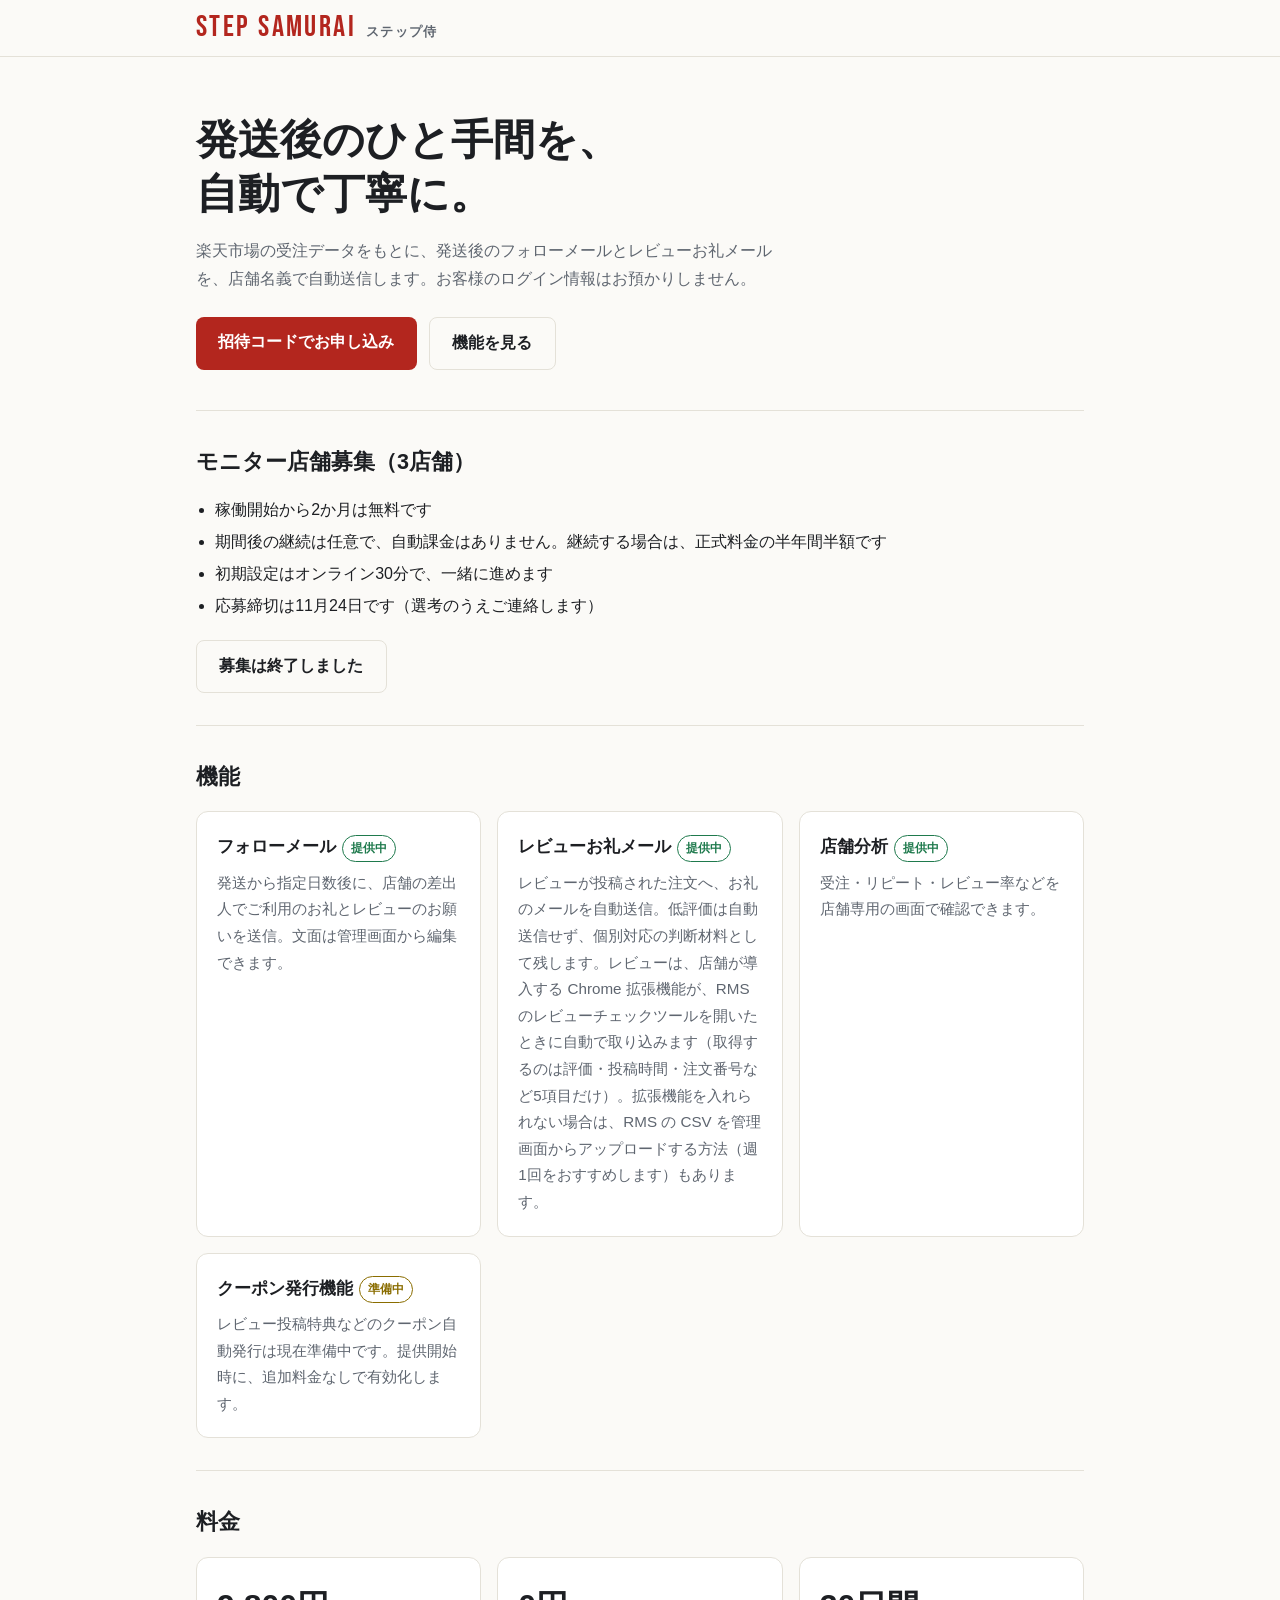
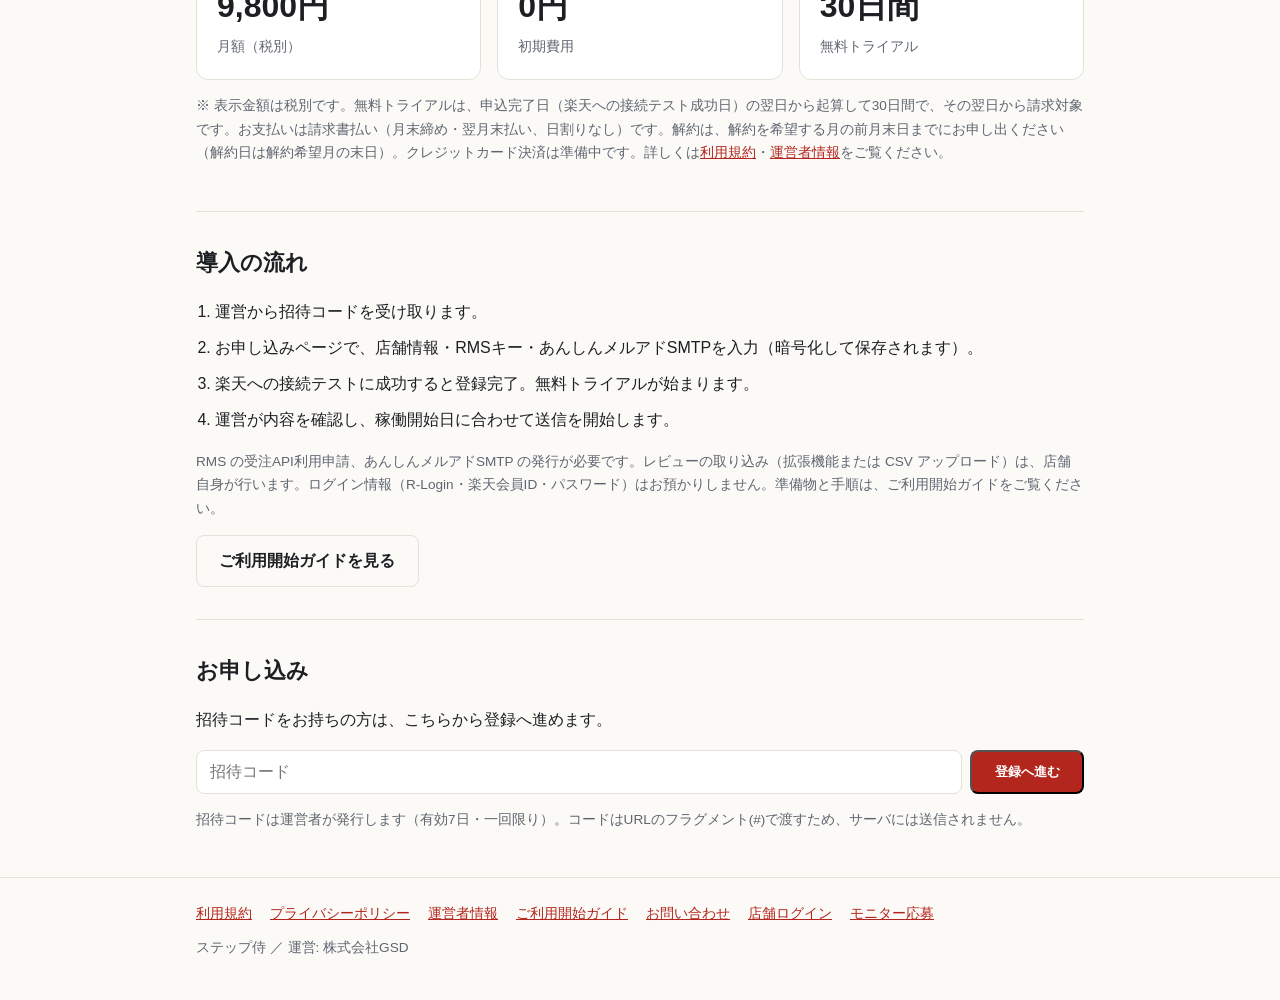
<file: index.html>
<!DOCTYPE html>
<html lang="ja">
<head>
<meta charset="UTF-8">
<meta name="viewport" content="width=device-width, initial-scale=1.0">
<title>ステップ侍 — 楽天店舗のフォローメール自動化</title>
<meta name="description" content="楽天市場の受注データをもとに、発送後のフォローメールとレビューお礼メールを自動で送る。月額9,800円（税別）・初期費用0円・30日間無料。運営: 株式会社GSD。">
<link rel="preconnect" href="https://fonts.googleapis.com">
<link rel="preconnect" href="https://fonts.gstatic.com" crossorigin>
<link href="https://fonts.googleapis.com/css2?family=Bebas+Neue&text=STEPAMURI%20&display=swap" rel="stylesheet">
<style>
:root { --bg:#fbfaf7; --surface:#ffffff; --text:#1d1f23; --muted:#5f6670; --line:#e4e1d8; --accent:#b3261e; --accent-ink:#ffffff; --ok:#1f7a4d; --soon:#8a6d00; }
@media (prefers-color-scheme: dark) { :root { --bg:#17181b; --surface:#212327; --text:#f0eee9; --muted:#a4a9b2; --line:#33363c; --accent:#e5584f; --accent-ink:#17181b; --ok:#5fc58f; --soon:#e0c25a; } }
* { box-sizing: border-box; }
body { margin:0; background:var(--bg); color:var(--text); font-family:-apple-system,BlinkMacSystemFont,"Hiragino Kaku Gothic ProN","Yu Gothic",Meiryo,sans-serif; line-height:1.75; }
.wrap { max-width:920px; margin:0 auto; padding:0 16px; }
header.top { border-bottom:1px solid var(--line); }
header.top .wrap { display:flex; align-items:center; justify-content:space-between; height:56px; }
.brand { display:flex; align-items:baseline; gap:10px; text-decoration:none; color:var(--text); }
.brand-en { font-family:"Bebas Neue", Impact, "Arial Narrow", sans-serif; font-size:1.9rem; letter-spacing:.08em; line-height:1; color:var(--accent); }
.brand-ja { font-size:.8rem; font-weight:700; color:var(--muted); letter-spacing:.1em; }
@media (max-width:420px){ .brand-en{font-size:1.6rem} }
a { color:var(--accent); }
.btn { display:inline-block; padding:.7rem 1.4rem; border-radius:8px; background:var(--accent); color:var(--accent-ink); text-decoration:none; font-weight:700; }
.btn.ghost { background:transparent; color:var(--text); border:1px solid var(--line); }
.hero { padding:56px 0 40px; }
.hero h1 { font-size:clamp(1.7rem,5vw,2.6rem); line-height:1.3; margin:0 0 16px; }
.hero p { color:var(--muted); max-width:36em; margin:0 0 24px; }
.cta { display:flex; gap:12px; flex-wrap:wrap; }
section { padding:32px 0; border-top:1px solid var(--line); }
h2 { font-size:1.35rem; margin:0 0 16px; }
.grid { display:grid; grid-template-columns:repeat(auto-fit,minmax(240px,1fr)); gap:16px; }
.card { background:var(--surface); border:1px solid var(--line); border-radius:12px; padding:20px; }
.card h3 { margin:0 0 8px; font-size:1.05rem; }
.card p { margin:0; color:var(--muted); font-size:.95rem; }
.tag { display:inline-block; font-size:.75rem; padding:2px 8px; border-radius:99px; border:1px solid currentColor; margin-left:6px; vertical-align:middle; }
.tag.soon { color:var(--soon); } .tag.ok { color:var(--ok); }
.price { display:grid; grid-template-columns:repeat(auto-fit,minmax(200px,1fr)); gap:16px; }
.price .n { font-size:2rem; font-weight:800; }
.price .l { color:var(--muted); font-size:.9rem; }
.note { color:var(--muted); font-size:.85rem; }
ol.steps { padding-left:1.2rem; } ol.steps li { margin-bottom:8px; }
form.invite { display:flex; gap:8px; flex-wrap:wrap; }
form.invite input { flex:1 1 260px; padding:.7rem .8rem; border-radius:8px; border:1px solid var(--line); background:var(--surface); color:var(--text); font-size:1rem; }
footer { border-top:1px solid var(--line); padding:24px 0 40px; color:var(--muted); font-size:.85rem; }
.mbanner { display:block; margin:0 0 8px; padding:12px 16px; border-radius:10px; background:var(--accent); color:var(--accent-ink); text-decoration:none; font-weight:700; text-align:center; }
.mbanner[hidden] { display:none; }
.mlist { margin:0 0 20px; padding-left:1.2em; } .mlist li { margin:4px 0; }
</style>
</head>
<body>
<header class="top"><div class="wrap">
  <a class="brand" href="./" aria-label="ステップ侍 トップ"><span class="brand-en">STEP SAMURAI</span><span class="brand-ja">ステップ侍</span></a>
</div></header>

<main>
<div class="wrap">
  <div class="hero">
    <h1>発送後のひと手間を、<br>自動で丁寧に。</h1>
    <p>楽天市場の受注データをもとに、発送後のフォローメールとレビューお礼メールを、店舗名義で自動送信します。お客様のログイン情報はお預かりしません。</p>
    <div class="cta"><a class="btn" href="#apply">招待コードでお申し込み</a><a class="btn ghost" href="#features">機能を見る</a></div>
  </div>

  <a class="mbanner" id="monitor-banner" href="#monitor" data-deadline="2026-11-24">モニター店舗募集中（11/24まで）</a>

  <section id="monitor" data-deadline="2026-11-24">
    <h2>モニター店舗募集（3店舗）</h2>
    <ul class="mlist">
      <li>稼働開始から2か月は無料です</li>
      <li>期間後の継続は任意で、自動課金はありません。継続する場合は、正式料金の半年間半額です</li>
      <li>初期設定はオンライン30分で、一緒に進めます</li>
      <li>応募締切は11月24日です（選考のうえご連絡します）</li>
    </ul>
    <a class="btn" id="monitor-btn" href="apply.html">応募する（2分）</a>
  </section>

  <section id="features">
    <h2>機能</h2>
    <div class="grid">
      <div class="card"><h3>フォローメール<span class="tag ok">提供中</span></h3><p>発送から指定日数後に、店舗の差出人でご利用のお礼とレビューのお願いを送信。文面は管理画面から編集できます。</p></div>
      <div class="card"><h3>レビューお礼メール<span class="tag ok">提供中</span></h3><p>レビューが投稿された注文へ、お礼のメールを自動送信。低評価は自動送信せず、個別対応の判断材料として残します。レビューは、店舗が導入する Chrome 拡張機能が、RMS のレビューチェックツールを開いたときに自動で取り込みます（取得するのは評価・投稿時間・注文番号など5項目だけ）。拡張機能を入れられない場合は、RMS の CSV を管理画面からアップロードする方法（週1回をおすすめします）もあります。</p></div>
      <div class="card"><h3>店舗分析<span class="tag ok">提供中</span></h3><p>受注・リピート・レビュー率などを店舗専用の画面で確認できます。</p></div>
      <div class="card"><h3>クーポン発行機能<span class="tag soon">準備中</span></h3><p>レビュー投稿特典などのクーポン自動発行は現在準備中です。提供開始時に、追加料金なしで有効化します。</p></div>
    </div>
  </section>

  <section id="pricing">
    <h2>料金</h2>
    <div class="price">
      <div class="card"><div class="n">9,800円</div><div class="l">月額（税別）</div></div>
      <div class="card"><div class="n">0円</div><div class="l">初期費用</div></div>
      <div class="card"><div class="n">30日間</div><div class="l">無料トライアル</div></div>
    </div>
    <p class="note">※ 表示金額は税別です。無料トライアルは、申込完了日（楽天への接続テスト成功日）の翌日から起算して30日間で、その翌日から請求対象です。お支払いは請求書払い（月末締め・翌月末払い、日割りなし）です。解約は、解約を希望する月の前月末日までにお申し出ください（解約日は解約希望月の末日）。クレジットカード決済は準備中です。詳しくは<a href="terms.html">利用規約</a>・<a href="company.html">運営者情報</a>をご覧ください。</p>
  </section>

  <section id="flow">
    <h2>導入の流れ</h2>
    <ol class="steps">
      <li>運営から招待コードを受け取ります。</li>
      <li>お申し込みページで、店舗情報・RMSキー・あんしんメルアドSMTPを入力（暗号化して保存されます）。</li>
      <li>楽天への接続テストに成功すると登録完了。無料トライアルが始まります。</li>
      <li>運営が内容を確認し、稼働開始日に合わせて送信を開始します。</li>
    </ol>
    <p class="note">RMS の受注API利用申請、あんしんメルアドSMTP の発行が必要です。レビューの取り込み（拡張機能または CSV アップロード）は、店舗自身が行います。ログイン情報（R-Login・楽天会員ID・パスワード）はお預かりしません。準備物と手順は、ご利用開始ガイドをご覧ください。</p>
    <div class="cta"><a class="btn ghost" href="guide.html">ご利用開始ガイドを見る</a></div>
  </section>

  <section id="apply">
    <h2>お申し込み</h2>
    <p>招待コードをお持ちの方は、こちらから登録へ進めます。</p>
    <form class="invite" id="invite-form">
      <input id="invite" type="text" placeholder="招待コード" autocomplete="off" aria-label="招待コード">
      <button class="btn" type="submit">登録へ進む</button>
    </form>
    <p class="note">招待コードは運営者が発行します（有効7日・一回限り）。コードはURLのフラグメント(#)で渡すため、サーバには送信されません。</p>
  </section>
</div>
</main>

<footer><div class="wrap">
  <nav style="display:flex;flex-wrap:wrap;gap:6px 18px;margin-bottom:10px">
    <a href="terms.html">利用規約</a>
    <a href="privacy.html">プライバシーポリシー</a>
    <a href="company.html">運営者情報</a>
    <a href="guide.html">ご利用開始ガイド</a>
    <a href="mailto:ginzasugiden@gmail.com">お問い合わせ</a>
    <a href="webui/index.html">店舗ログイン</a>
    <a href="apply.html">モニター応募</a>
  </nav>
  ステップ侍 ／ 運営: 株式会社GSD
</div></footer>

<script>
document.getElementById('invite-form').addEventListener('submit', function (e) {
  e.preventDefault();
  var code = document.getElementById('invite').value.trim();
  location.href = 'webui/onboard.html' + (code ? '#invite=' + encodeURIComponent(code) : '');
});
</script>
<script>
// モニター募集の締切（JST の日付。data-deadline の日の終わりまで）
(function () {
  var sec = document.getElementById('monitor');
  var today = new Date(Date.now() + 9 * 3600e3).toISOString().slice(0, 10);
  if (today > sec.getAttribute('data-deadline')) {
    var b = document.getElementById('monitor-btn'); b.textContent = '募集は終了しました'; b.removeAttribute('href'); b.className = 'btn ghost';
    document.getElementById('monitor-banner').hidden = true;
  }
})();
</script>
</body>
</html>
</file>
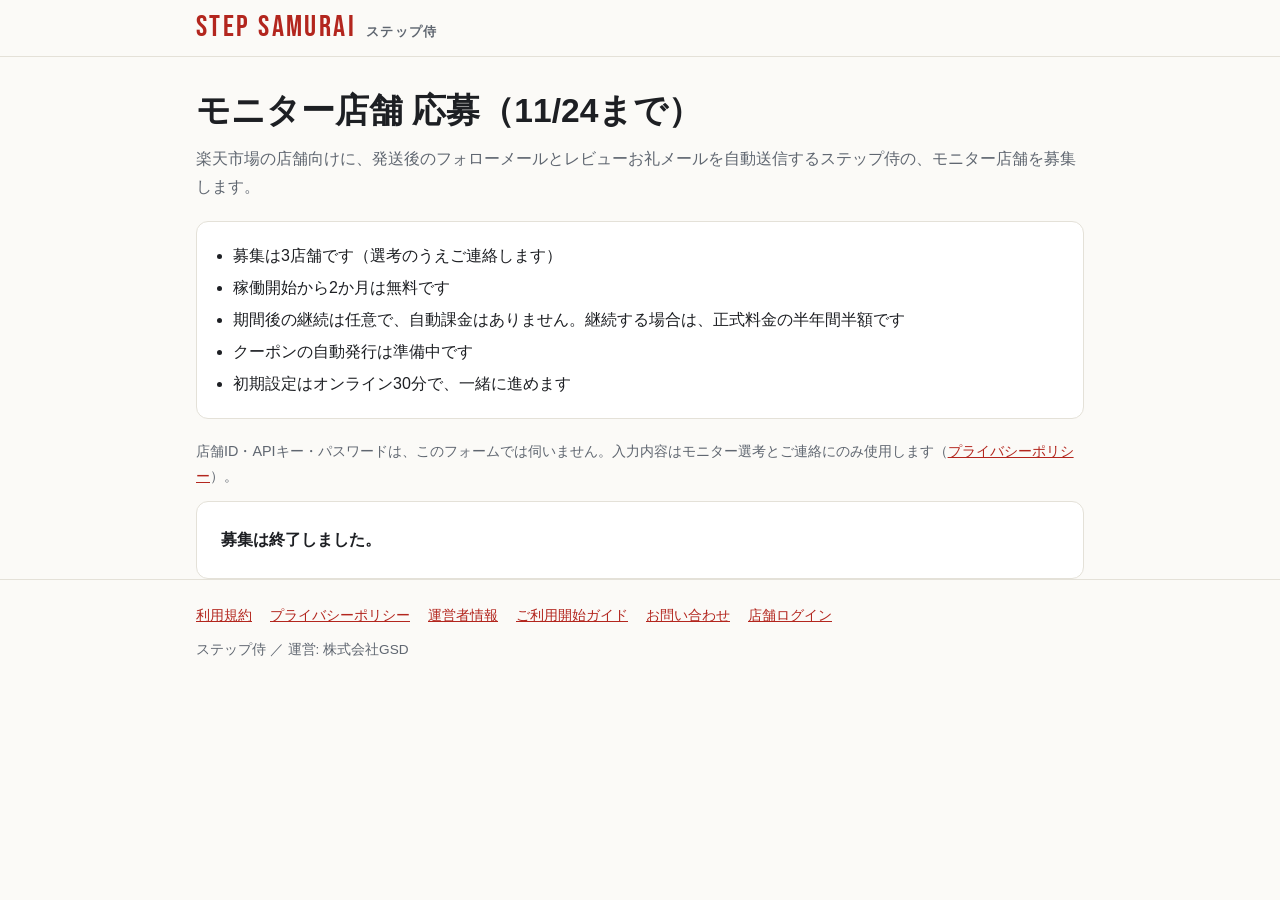
<file: apply.html>
<!DOCTYPE html>
<html lang="ja">
<head>
<meta charset="UTF-8">
<meta name="viewport" content="width=device-width, initial-scale=1.0">
<title>モニター応募 — ステップ侍</title>
<meta name="description" content="ステップ侍のモニター店舗（3店舗）の応募ページ。稼働開始から2か月無料。応募締切 2026年11月24日。">
<link rel="preconnect" href="https://fonts.googleapis.com">
<link rel="preconnect" href="https://fonts.gstatic.com" crossorigin>
<link href="https://fonts.googleapis.com/css2?family=Bebas+Neue&text=STEPAMURI%20&display=swap" rel="stylesheet">
<style>
:root { --bg:#fbfaf7; --surface:#ffffff; --text:#1d1f23; --muted:#5f6670; --line:#e4e1d8; --accent:#b3261e; --accent-ink:#ffffff; --ok:#1f7a4d; --soon:#8a6d00; }
@media (prefers-color-scheme: dark) { :root { --bg:#17181b; --surface:#212327; --text:#f0eee9; --muted:#a4a9b2; --line:#33363c; --accent:#e5584f; --accent-ink:#17181b; --ok:#5fc58f; --soon:#e0c25a; } }
* { box-sizing: border-box; }
body { margin:0; background:var(--bg); color:var(--text); font-family:-apple-system,BlinkMacSystemFont,"Hiragino Kaku Gothic ProN","Yu Gothic",Meiryo,sans-serif; line-height:1.75; }
.wrap { max-width:920px; margin:0 auto; padding:0 16px; }
header.top { border-bottom:1px solid var(--line); }
header.top .wrap { display:flex; align-items:center; justify-content:space-between; height:56px; }
.brand { display:flex; align-items:baseline; gap:10px; text-decoration:none; color:var(--text); }
.brand-en { font-family:"Bebas Neue", Impact, "Arial Narrow", sans-serif; font-size:1.9rem; letter-spacing:.08em; line-height:1; color:var(--accent); }
.brand-ja { font-size:.8rem; font-weight:700; color:var(--muted); letter-spacing:.1em; }
@media (max-width:420px){ .brand-en{font-size:1.6rem} }
a { color:var(--accent); }
.btn { display:inline-block; padding:.7rem 1.4rem; border-radius:8px; background:var(--accent); color:var(--accent-ink); text-decoration:none; font-weight:700; }
.btn.ghost { background:transparent; color:var(--text); border:1px solid var(--line); }
.hero { padding:56px 0 40px; }
.hero h1 { font-size:clamp(1.7rem,5vw,2.6rem); line-height:1.3; margin:0 0 16px; }
.hero p { color:var(--muted); max-width:36em; margin:0 0 24px; }
.cta { display:flex; gap:12px; flex-wrap:wrap; }
section { padding:32px 0; border-top:1px solid var(--line); }
h2 { font-size:1.35rem; margin:0 0 16px; }
.grid { display:grid; grid-template-columns:repeat(auto-fit,minmax(240px,1fr)); gap:16px; }
.card { background:var(--surface); border:1px solid var(--line); border-radius:12px; padding:20px; }
.card h3 { margin:0 0 8px; font-size:1.05rem; }
.card p { margin:0; color:var(--muted); font-size:.95rem; }
.tag { display:inline-block; font-size:.75rem; padding:2px 8px; border-radius:99px; border:1px solid currentColor; margin-left:6px; vertical-align:middle; }
.tag.soon { color:var(--soon); } .tag.ok { color:var(--ok); }
.price { display:grid; grid-template-columns:repeat(auto-fit,minmax(200px,1fr)); gap:16px; }
.price .n { font-size:2rem; font-weight:800; }
.price .l { color:var(--muted); font-size:.9rem; }
.note { color:var(--muted); font-size:.85rem; }
ol.steps { padding-left:1.2rem; } ol.steps li { margin-bottom:8px; }
form.invite { display:flex; gap:8px; flex-wrap:wrap; }
form.invite input { flex:1 1 260px; padding:.7rem .8rem; border-radius:8px; border:1px solid var(--line); background:var(--surface); color:var(--text); font-size:1rem; }
footer { border-top:1px solid var(--line); padding:24px 0 40px; color:var(--muted); font-size:.85rem; }

.apply h1 { font-size:clamp(1.5rem,4.5vw,2.1rem); margin:32px 0 12px; line-height:1.3; }
.apply .lead { color:var(--muted); margin:0 0 20px; }
.conds { margin:0 0 20px; padding:16px 20px 16px 36px; background:var(--surface); border:1px solid var(--line); border-radius:12px; }
.conds li { margin:4px 0; }
.note { color:var(--muted); font-size:.9rem; margin:0 0 12px; }
.fld { margin:0 0 20px; border:0; padding:0; }
.fld > label, .fld > legend { display:block; font-weight:700; margin:0 0 6px; padding:0; }
.req { color:var(--accent); font-size:.8rem; margin-left:6px; } .opt { color:var(--muted); font-size:.8rem; font-weight:400; margin-left:6px; }
.fld input[type=text], .fld input[type=url], .fld input[type=email], .fld textarea { width:100%; padding:.7rem .8rem; border-radius:8px; border:1px solid var(--line); background:var(--surface); color:var(--text); font-size:1rem; font-family:inherit; }
.fld textarea { min-height:7em; resize:vertical; }
.choices label { display:block; padding:.45rem 0; font-weight:400; }
.fld.err input[type=text], .fld.err input[type=url], .fld.err input[type=email], .fld.err textarea { border-color:var(--accent); }
.msg { display:none; color:var(--accent); font-size:.9rem; margin:6px 0 0; } .fld.err .msg { display:block; }
.hp { position:absolute; left:-9999px; width:1px; height:1px; overflow:hidden; }
button.btn { border:0; cursor:pointer; font-size:1rem; font-family:inherit; } button.btn:disabled { opacity:.5; cursor:not-allowed; }
.alert { border:1px solid var(--accent); color:var(--accent); border-radius:8px; padding:12px 16px; margin:16px 0; display:none; }
.done { padding:24px; background:var(--surface); border:1px solid var(--line); border-radius:12px; }
.fnav { display:flex; flex-wrap:wrap; gap:6px 18px; margin-bottom:10px; }
.fld > label.plain { font-weight:400; }
.submit-row { margin-top:16px; }
.codebox { display:flex; align-items:stretch; flex-wrap:wrap; gap:0; }
.codebox .pre { background:#e9e7df; color:var(--muted); border:1px solid var(--line); border-right:0; border-radius:8px 0 0 8px; padding:.7rem .6rem; font-size:.95rem; white-space:nowrap; user-select:none; }
.codebox input { flex:1 1 8em; min-width:0; border-radius:0 !important; }
.codebox .suf { color:var(--muted); opacity:.6; padding:.7rem .5rem; border:1px solid var(--line); border-left:0; border-radius:0 8px 8px 0; background:var(--surface); }
@media (prefers-color-scheme: dark) { .codebox .pre { background:#2a2c31; } }
@media (max-width:520px) { .codebox .pre { flex:1 0 100%; border-right:1px solid var(--line); border-radius:8px 8px 0 0; white-space:normal; overflow-wrap:anywhere; } .codebox input { border-radius:0 0 0 8px !important; } .codebox .suf { border-radius:0 0 8px 0; } }
.codenote { margin:6px 0 4px; }
.fld.err .codebox input { border-color:var(--accent); }
</style>
</head>
<body>
<header class="top"><div class="wrap">
  <a class="brand" href="./" aria-label="ステップ侍 トップ"><span class="brand-en">STEP SAMURAI</span><span class="brand-ja">ステップ侍</span></a>
</div></header>

<main class="apply">
<div class="wrap">
  <h1>モニター店舗 応募（11/24まで）</h1>
  <p class="lead">楽天市場の店舗向けに、発送後のフォローメールとレビューお礼メールを自動送信するステップ侍の、モニター店舗を募集します。</p>
  <ul class="conds">
    <li>募集は3店舗です（選考のうえご連絡します）</li>
    <li>稼働開始から2か月は無料です</li>
    <li>期間後の継続は任意で、自動課金はありません。継続する場合は、正式料金の半年間半額です</li>
    <li>クーポンの自動発行は準備中です</li>
    <li>初期設定はオンライン30分で、一緒に進めます</li>
  </ul>
  <p class="note">店舗ID・APIキー・パスワードは、このフォームでは伺いません。入力内容はモニター選考とご連絡にのみ使用します（<a href="privacy.html">プライバシーポリシー</a>）。</p>

  <div id="closed" class="done" hidden><strong>募集は終了しました。</strong></div>
  <div id="thanks" class="done" hidden><strong>ご応募ありがとうございます。</strong><br>48時間以内に、ご入力のメールアドレスへご連絡します。</div>

  <form id="apply-form" data-deadline="2026-11-24" novalidate>
    <div id="form-alert" class="alert" role="alert"></div>
    <div class="fld" data-f="shop_name">
      <label for="shop_name">店舗名<span class="req">必須</span></label>
      <input type="text" id="shop_name" name="shop_name" maxlength="100" autocomplete="off" required>
      <p class="msg"></p>
    </div>
    <div class="fld" data-f="shop_url">
      <label for="shop_code">店舗URL<span class="req">必須</span></label>
      <div class="codebox"><span class="pre">https://www.rakuten.co.jp/</span><input type="text" id="shop_code" name="shop_code" maxlength="300" inputmode="url" autocapitalize="off" autocorrect="off" spellcheck="false" autocomplete="off" placeholder="tokyoflower" required><span class="suf">/</span></div>
      <p class="note codenote">楽天の店舗トップURLの、co.jp/ の後ろの部分（店舗コード）だけを入力してください。例: https://www.rakuten.co.jp/tokyoflower/ → tokyoflower</p>
      <p class="note" id="code-confirm">確認: <span id="code-confirm-body">（店舗コードを入力すると表示されます）</span></p>
      <p class="msg"></p>
    </div>
    <div class="fld" data-f="contact_name">
      <label for="contact_name">ご担当者名<span class="req">必須</span></label>
      <input type="text" id="contact_name" name="contact_name" maxlength="50" autocomplete="off" required>
      <p class="msg"></p>
    </div>
    <div class="fld" data-f="email">
      <label for="email">メールアドレス<span class="req">必須</span></label>
      <input type="email" id="email" name="email" maxlength="254" autocomplete="off" required>
      <p class="msg"></p>
    </div>
    <fieldset class="fld" data-f="monthly_orders">
      <legend>月の注文数の目安<span class="req">必須</span></legend>
      <div class="choices">
      <label><input type="radio" name="monthly_orders" value="30件未満" required> 30件未満</label>
      <label><input type="radio" name="monthly_orders" value="30〜100件"> 30〜100件</label>
      <label><input type="radio" name="monthly_orders" value="100〜300件"> 100〜300件</label>
      <label><input type="radio" name="monthly_orders" value="300件以上"> 300件以上</label>
    </div>
      <p class="msg"></p>
    </fieldset>
    <fieldset class="fld" data-f="follow_mail">
      <legend>現在のフォローメール<span class="req">必須</span></legend>
      <div class="choices">
      <label><input type="radio" name="follow_mail" value="送っていない" required> 送っていない</label>
      <label><input type="radio" name="follow_mail" value="手動で送っている"> 手動で送っている</label>
      <label><input type="radio" name="follow_mail" value="他のツールを利用"> 他のツールを利用</label>
      <label><input type="radio" name="follow_mail" value="その他"> その他</label>
    </div>
      <p class="msg"></p>
    </fieldset>
    <fieldset class="fld" data-f="rms_api">
      <legend>RMS WEB SERVICE（API）の利用状況<span class="req">必須</span></legend>
      <div class="choices">
      <label><input type="radio" name="rms_api" value="利用中" required> 利用中</label>
      <label><input type="radio" name="rms_api" value="未申請"> 未申請</label>
      <label><input type="radio" name="rms_api" value="わからない"> わからない</label>
    </div>
      <p class="msg"></p>
    </fieldset>
    <fieldset class="fld" data-f="browser">
      <legend>管理作業に使うブラウザ<span class="opt">任意</span></legend>
      <div class="choices">
      <label><input type="radio" name="browser" value="Chrome"> Chrome</label>
      <label><input type="radio" name="browser" value="その他"> その他</label>
    </div>
      <p class="msg"></p>
    </fieldset>
    <div class="fld" data-f="expectation">
      <label for="expectation">期待していること・困っていること<span class="opt">任意</span></label>
      <textarea id="expectation" name="expectation" maxlength="1000"></textarea>
      <p class="msg"></p>
    </div>
    <fieldset class="fld" data-f="case_publish">
      <legend>導入事例としての店舗名の掲載<span class="opt">任意</span></legend>
      <div class="choices">
      <label><input type="radio" name="case_publish" value="可"> 可</label>
      <label><input type="radio" name="case_publish" value="匿名なら可"> 匿名なら可</label>
      <label><input type="radio" name="case_publish" value="不可"> 不可</label>
    </div>
      <p class="msg"></p>
    </fieldset>
    <div class="fld" data-f="consent">
      <label class="plain"><input type="checkbox" id="consent" name="consent"> 入力内容をモニター選考とご連絡に使用することに同意します<span class="req">必須</span></label>
      <p class="msg"></p>
    </div>
    <div class="hp" aria-hidden="true"><label>website <input type="text" name="website" id="website" tabindex="-1" autocomplete="off"></label></div>
    <div class="cf-turnstile" data-sitekey="0x4AAAAAAF3lWfg0jAxBNkQ1" data-callback="onTurnstileOk" data-expired-callback="onTurnstileGone" data-error-callback="onTurnstileGone"></div>
    <p class="submit-row"><button class="btn" id="submit-btn" type="submit" disabled>応募する</button></p>
  </form>
</div>
</main>

<footer><div class="wrap">
  <nav class="fnav">
    <a href="terms.html">利用規約</a>
    <a href="privacy.html">プライバシーポリシー</a>
    <a href="company.html">運営者情報</a>
    <a href="guide.html">ご利用開始ガイド</a>
    <a href="mailto:ginzasugiden@gmail.com">お問い合わせ</a>
    <a href="webui/index.html">店舗ログイン</a>
  </nav>
  ステップ侍 ／ 運営: 株式会社GSD
</div></footer>

<script src="webui/config.js"></script>
<script src="https://challenges.cloudflare.com/turnstile/v0/api.js" async defer></script>
<script src="apply.js"></script>
</body>
</html>
</file>
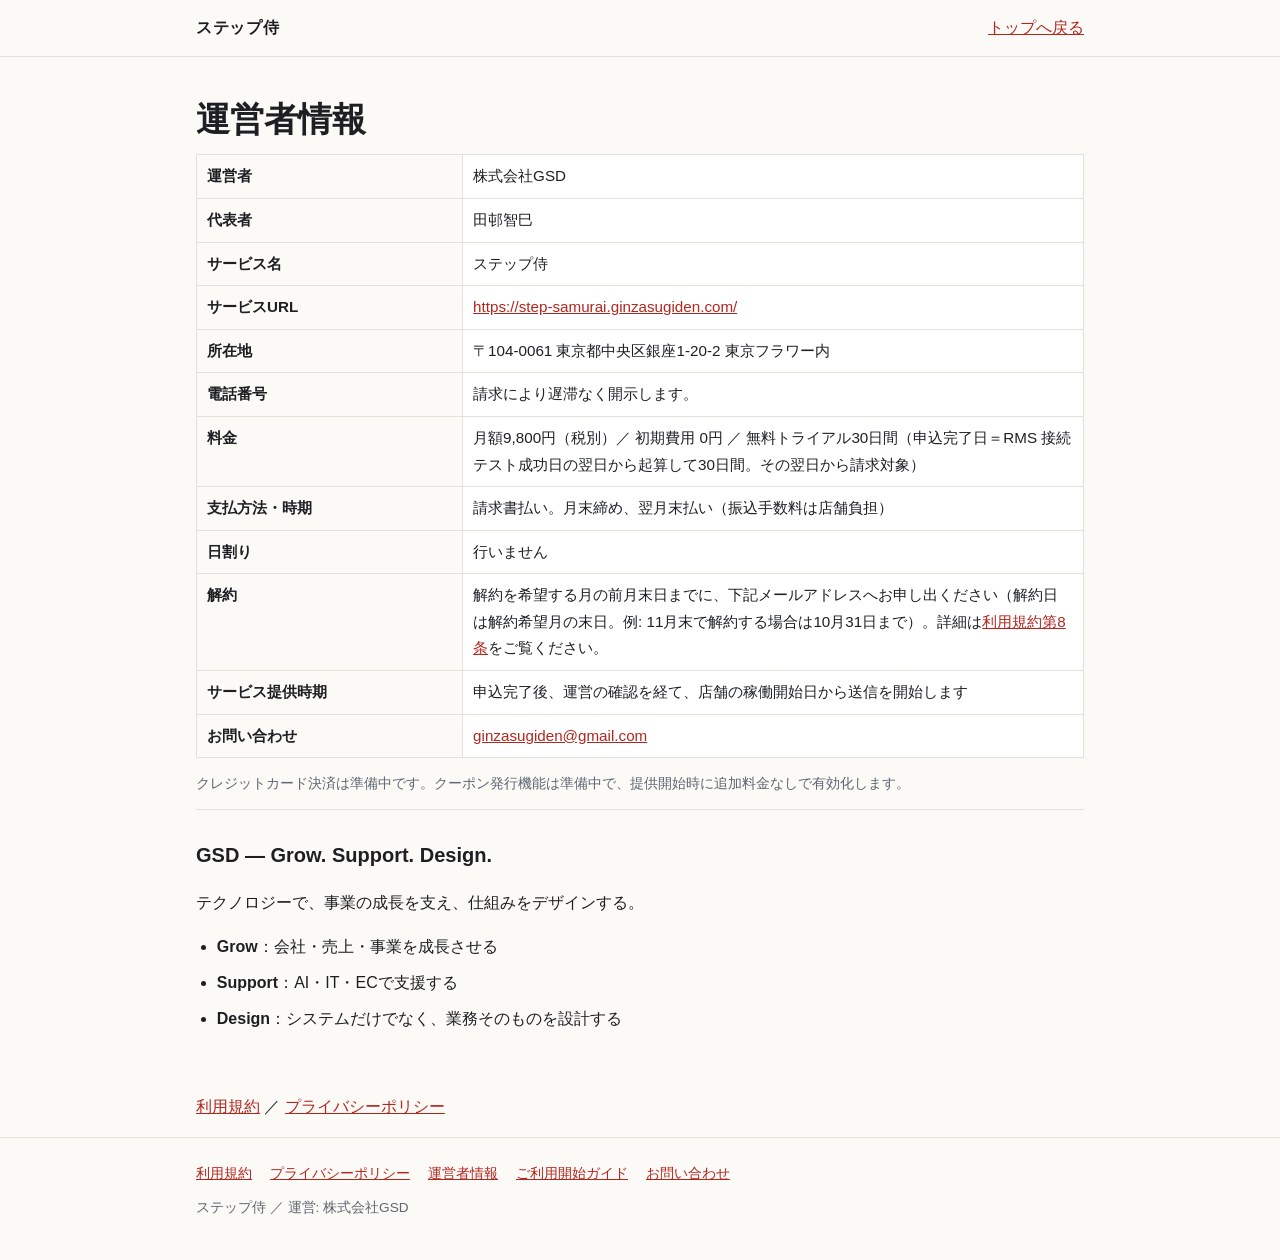
<file: company.html>
<!DOCTYPE html>
<html lang="ja">
<head>
<meta charset="UTF-8">
<meta name="viewport" content="width=device-width, initial-scale=1.0">
<title>運営者情報 | ステップ侍</title>
<meta name="description" content="ステップ侍の運営者、料金、支払方法、お問い合わせ先。">
<style>
:root { --bg:#fbfaf7; --surface:#ffffff; --text:#1d1f23; --muted:#5f6670; --line:#e4e1d8; --accent:#b3261e; --accent-ink:#ffffff; --ok:#1f7a4d; --soon:#8a6d00; }
@media (prefers-color-scheme: dark) { :root { --bg:#17181b; --surface:#212327; --text:#f0eee9; --muted:#a4a9b2; --line:#33363c; --accent:#e5584f; --accent-ink:#17181b; --ok:#5fc58f; --soon:#e0c25a; } }
* { box-sizing: border-box; }
body { margin:0; background:var(--bg); color:var(--text); font-family:-apple-system,BlinkMacSystemFont,"Hiragino Kaku Gothic ProN","Yu Gothic",Meiryo,sans-serif; line-height:1.75; }
.wrap { max-width:920px; margin:0 auto; padding:0 16px; }
header.top { border-bottom:1px solid var(--line); }
header.top .wrap { display:flex; align-items:center; justify-content:space-between; height:56px; }
.brand { font-weight:700; letter-spacing:.04em; color:var(--text); text-decoration:none; }
a { color:var(--accent); }
.btn { display:inline-block; padding:.7rem 1.4rem; border-radius:8px; background:var(--accent); color:var(--accent-ink); text-decoration:none; font-weight:700; border:0; font-size:1rem; cursor:pointer; font-family:inherit; }
.btn.ghost { background:transparent; color:var(--text); border:1px solid var(--line); }
.cta { display:flex; gap:12px; flex-wrap:wrap; }
h1 { font-size:clamp(1.5rem,4.5vw,2.1rem); line-height:1.35; margin:40px 0 12px; }
section { padding:28px 0; border-top:1px solid var(--line); }
section.first { border-top:0; padding-top:8px; }
h2 { font-size:1.25rem; margin:0 0 14px; }
h3 { font-size:1.05rem; margin:20px 0 8px; }
.card { background:var(--surface); border:1px solid var(--line); border-radius:12px; padding:20px; margin:0 0 16px; }
.card h3 { margin:16px 0 8px; }
.card h3:first-child { margin-top:0; }
.card p { margin:0 0 8px; }
.tag { display:inline-block; font-size:.75rem; padding:2px 8px; border-radius:99px; border:1px solid currentColor; margin-left:6px; vertical-align:middle; }
.tag.soon { color:var(--soon); } .tag.ok { color:var(--ok); }
.note { color:var(--muted); font-size:.85rem; }
.lead { color:var(--muted); }
ol.steps, ul.list { padding-left:1.3rem; } ol.steps li, ul.list li { margin-bottom:8px; }
table { width:100%; border-collapse:collapse; background:var(--surface); border:1px solid var(--line); font-size:.95rem; }
th, td { border:1px solid var(--line); padding:8px 10px; text-align:left; vertical-align:top; }
th { background:var(--bg); width:30%; }
.tablewrap { overflow-x:auto; }
.check { list-style:none; padding:0; margin:0; }
.check li { margin-bottom:12px; padding:12px; border:1px solid var(--line); border-radius:8px; background:var(--surface); }
.check label { display:block; cursor:pointer; }
.check input { margin-right:8px; transform:scale(1.2); }
.check .sub { display:block; color:var(--muted); font-size:.88rem; margin-left:26px; }
details { background:var(--surface); border:1px solid var(--line); border-radius:8px; padding:10px 14px; margin-bottom:10px; }
summary { font-weight:700; cursor:pointer; }
footer { border-top:1px solid var(--line); padding:24px 0 40px; color:var(--muted); font-size:.85rem; }
footer nav { display:flex; flex-wrap:wrap; gap:6px 18px; margin-bottom:10px; }
@media print { header.top, footer, .noprint { display:none !important; } body { background:#fff; color:#000; } .card, .check li, details { border-color:#999; } a { color:#000; } .check input { transform:scale(1.4); } }
</style>
</head>
<body>
<header class="top"><div class="wrap">
  <a class="brand" href="index.html">ステップ侍</a>
  <nav><a href="index.html">トップへ戻る</a></nav>
</div></header>
<main>
<div class="wrap">
<h1>運営者情報</h1>
<div class="tablewrap"><table>
<tr><th>運営者</th><td>株式会社GSD</td></tr>
<tr><th>代表者</th><td>田邨智巳</td></tr>
<tr><th>サービス名</th><td>ステップ侍</td></tr>
<tr><th>サービスURL</th><td><a href="https://step-samurai.ginzasugiden.com/">https://step-samurai.ginzasugiden.com/</a></td></tr>
<tr><th>所在地</th><td>〒104-0061 東京都中央区銀座1-20-2 東京フラワー内</td></tr>
<tr><th>電話番号</th><td>請求により遅滞なく開示します。</td></tr>
<tr><th>料金</th><td>月額9,800円（税別）／ 初期費用 0円 ／ 無料トライアル30日間（申込完了日＝RMS 接続テスト成功日の翌日から起算して30日間。その翌日から請求対象）</td></tr>
<tr><th>支払方法・時期</th><td>請求書払い。月末締め、翌月末払い（振込手数料は店舗負担）</td></tr>
<tr><th>日割り</th><td>行いません</td></tr>
<tr><th>解約</th><td>解約を希望する月の前月末日までに、下記メールアドレスへお申し出ください（解約日は解約希望月の末日。例: 11月末で解約する場合は10月31日まで）。詳細は<a href="terms.html#art8">利用規約第8条</a>をご覧ください。</td></tr>
<tr><th>サービス提供時期</th><td>申込完了後、運営の確認を経て、店舗の稼働開始日から送信を開始します</td></tr>
<tr><th>お問い合わせ</th><td><a href="mailto:ginzasugiden@gmail.com">ginzasugiden@gmail.com</a></td></tr>
</table></div>
<p class="note">クレジットカード決済は準備中です。クーポン発行機能は準備中で、提供開始時に追加料金なしで有効化します。</p>
<section id="about"><h2>GSD — Grow. Support. Design.</h2>
<p>テクノロジーで、事業の成長を支え、仕組みをデザインする。</p>
<ul class="list">
<li><b>Grow</b>：会社・売上・事業を成長させる</li>
<li><b>Support</b>：AI・IT・ECで支援する</li>
<li><b>Design</b>：システムだけでなく、業務そのものを設計する</li>
</ul>
</section>
<p><a href="terms.html">利用規約</a> ／ <a href="privacy.html">プライバシーポリシー</a></p>
</div>
</main>
<footer><div class="wrap">
  <nav>
    <a href="terms.html">利用規約</a>
    <a href="privacy.html">プライバシーポリシー</a>
    <a href="company.html">運営者情報</a>
    <a href="guide.html">ご利用開始ガイド</a>
    <a href="mailto:ginzasugiden@gmail.com">お問い合わせ</a>
  </nav>
  ステップ侍 ／ 運営: 株式会社GSD
</div></footer>
</body>
</html>
</file>
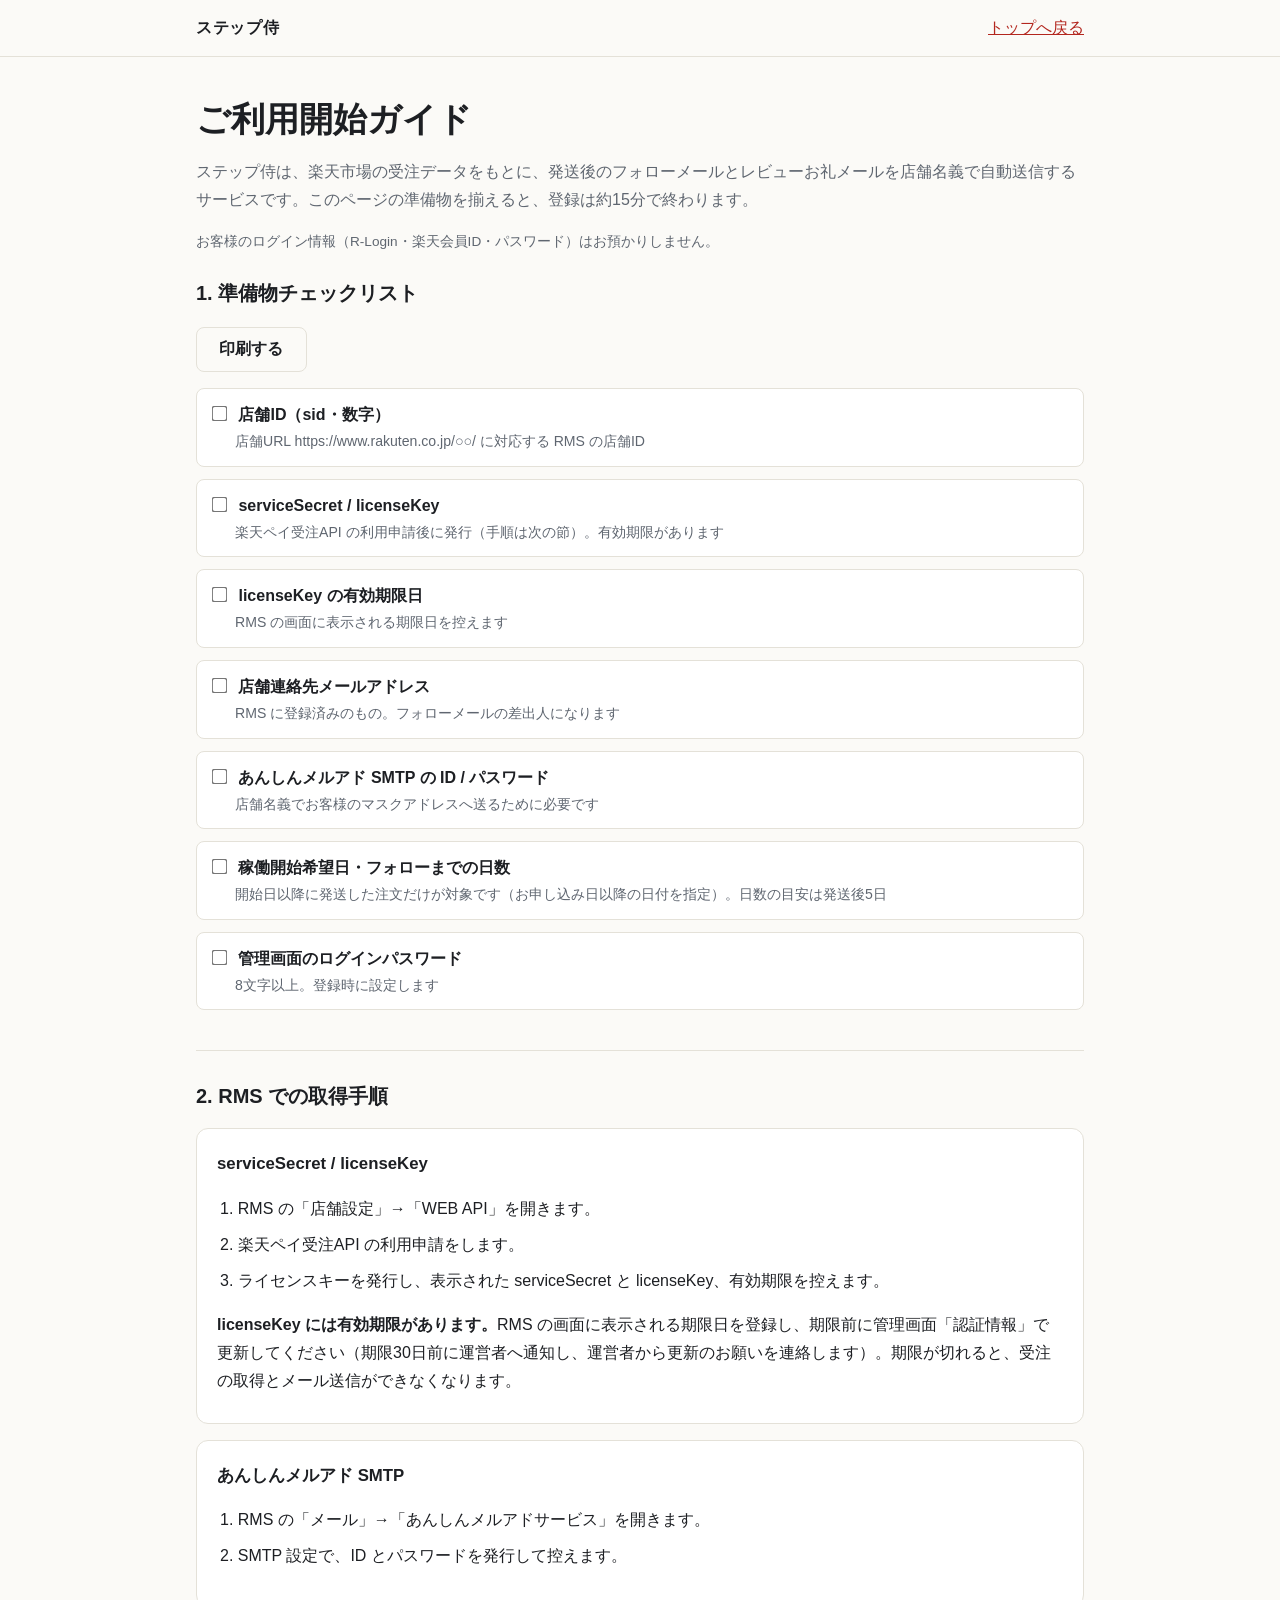
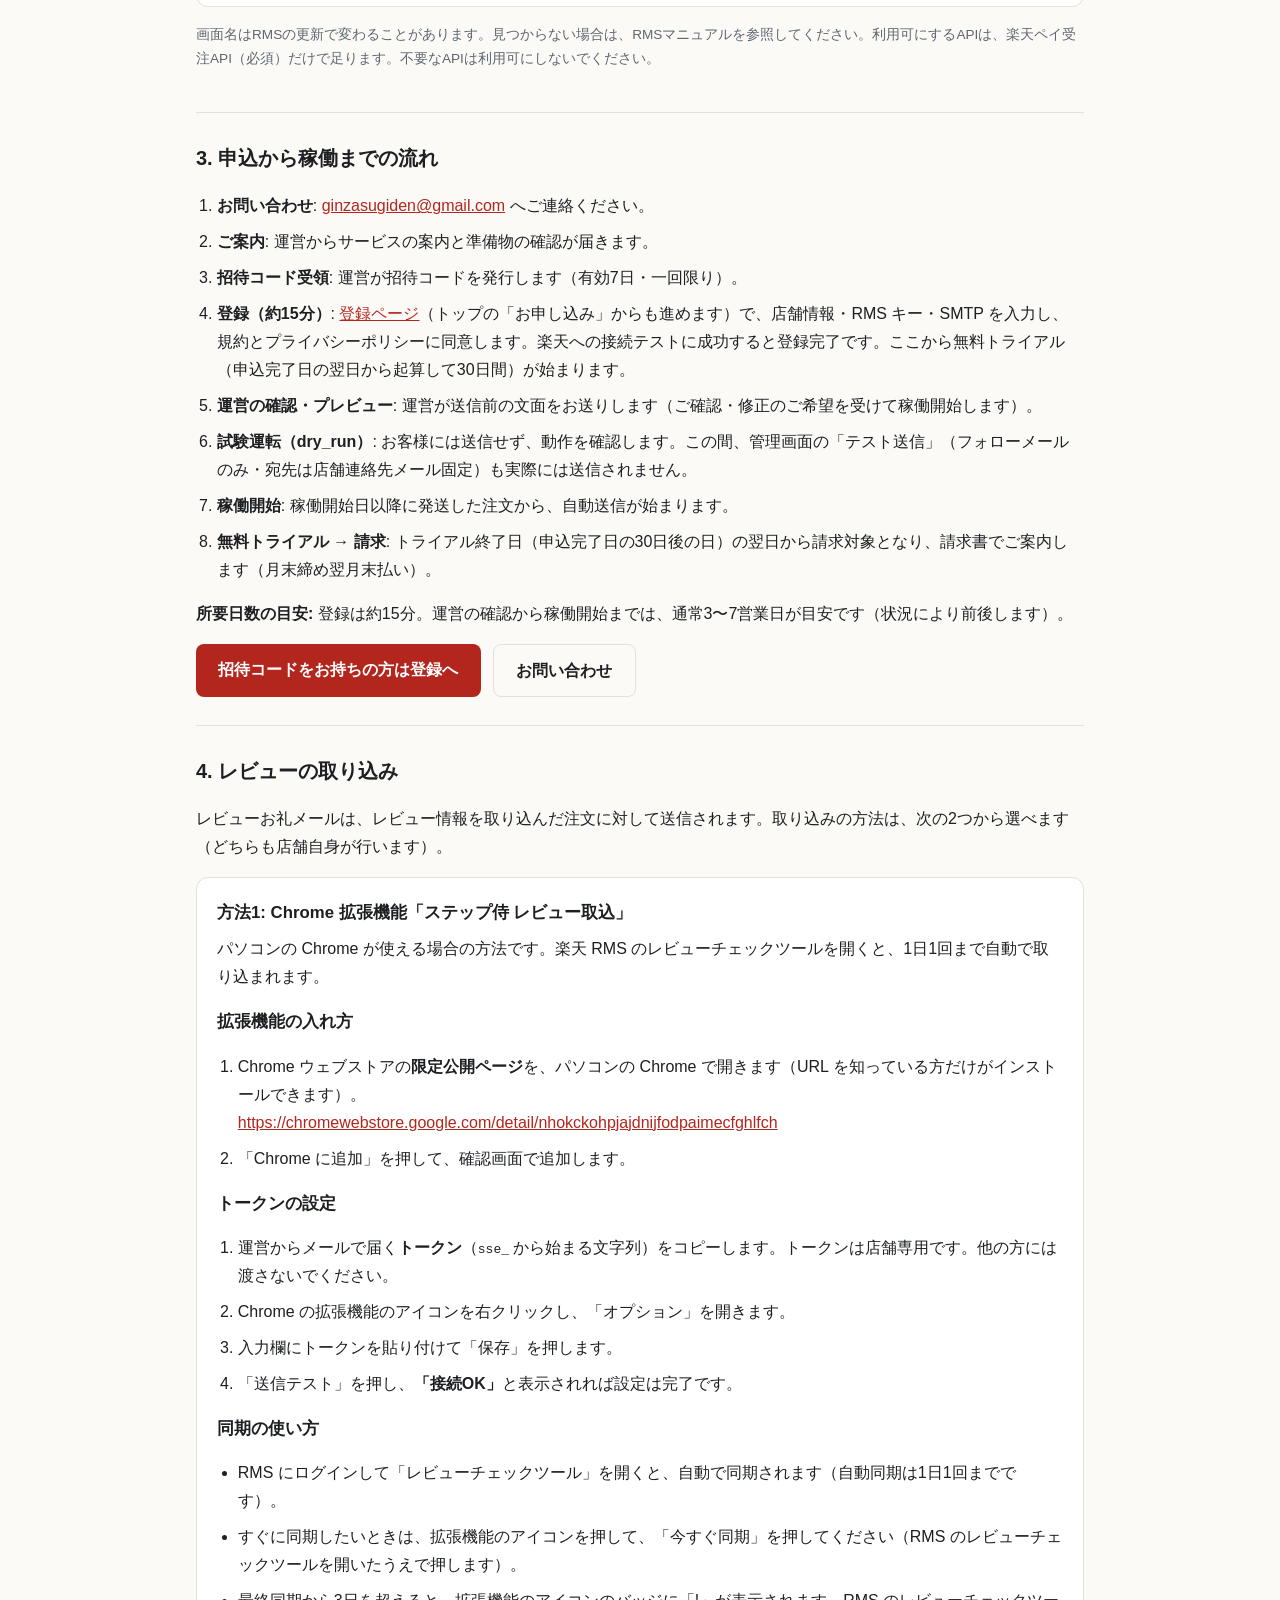
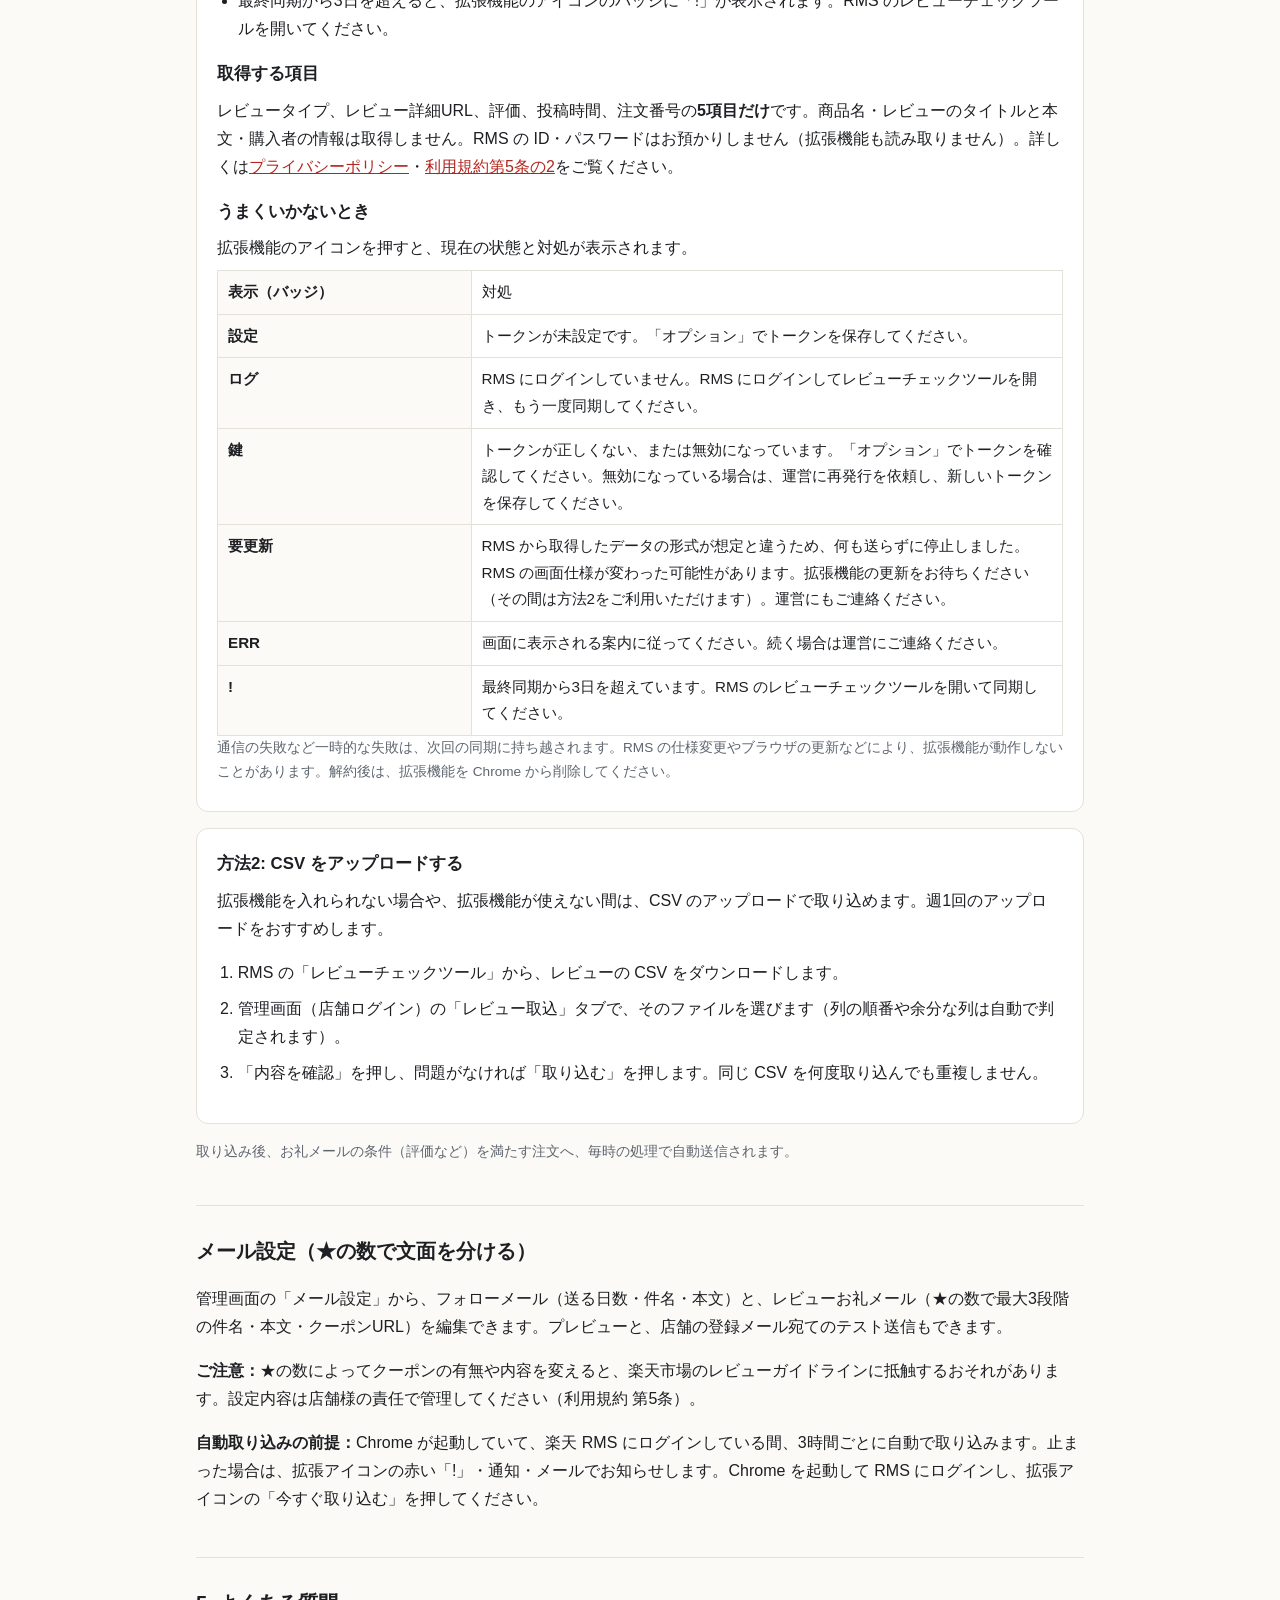
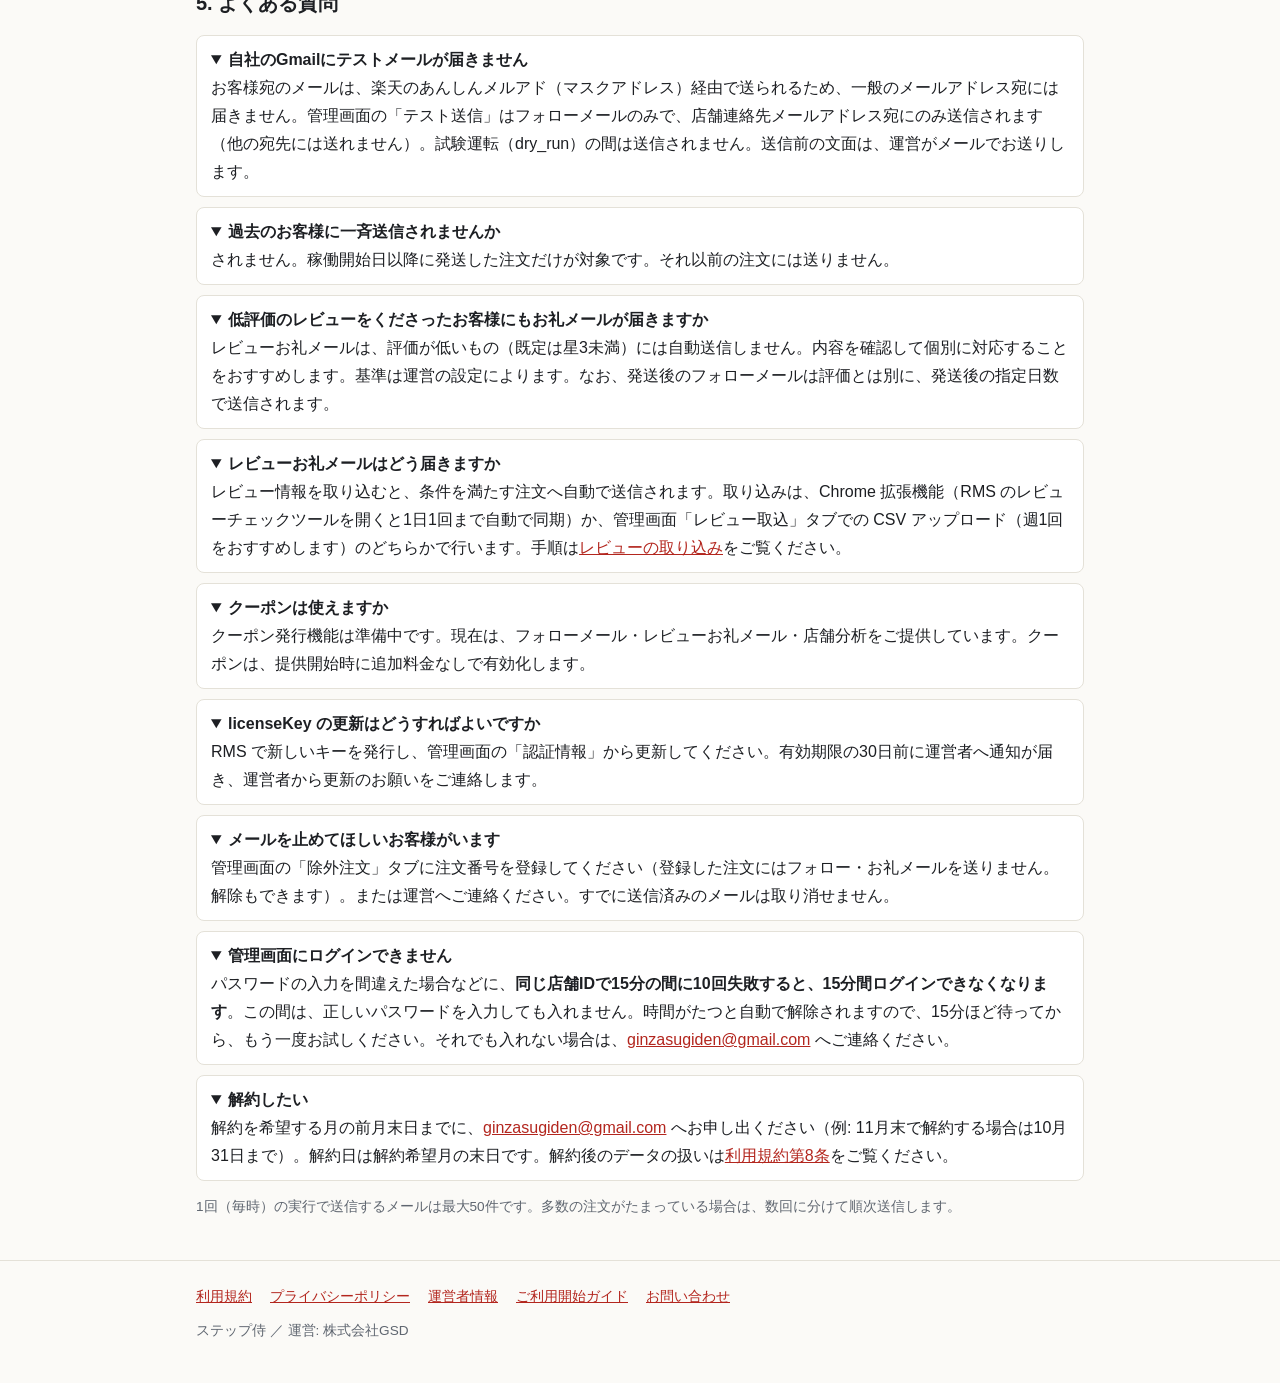
<file: guide.html>
<!DOCTYPE html>
<html lang="ja">
<head>
<meta charset="UTF-8">
<meta name="viewport" content="width=device-width, initial-scale=1.0">
<title>ご利用開始ガイド | ステップ侍</title>
<meta name="description" content="ステップ侍を始めるための準備物チェックリスト、RMSでの取得手順、申込から稼働までの流れ、レビューの取り込み方法、よくある質問。">
<style>
:root { --bg:#fbfaf7; --surface:#ffffff; --text:#1d1f23; --muted:#5f6670; --line:#e4e1d8; --accent:#b3261e; --accent-ink:#ffffff; --ok:#1f7a4d; --soon:#8a6d00; }
@media (prefers-color-scheme: dark) { :root { --bg:#17181b; --surface:#212327; --text:#f0eee9; --muted:#a4a9b2; --line:#33363c; --accent:#e5584f; --accent-ink:#17181b; --ok:#5fc58f; --soon:#e0c25a; } }
* { box-sizing: border-box; }
body { margin:0; background:var(--bg); color:var(--text); font-family:-apple-system,BlinkMacSystemFont,"Hiragino Kaku Gothic ProN","Yu Gothic",Meiryo,sans-serif; line-height:1.75; }
.wrap { max-width:920px; margin:0 auto; padding:0 16px; }
header.top { border-bottom:1px solid var(--line); }
header.top .wrap { display:flex; align-items:center; justify-content:space-between; height:56px; }
.brand { font-weight:700; letter-spacing:.04em; color:var(--text); text-decoration:none; }
a { color:var(--accent); }
.btn { display:inline-block; padding:.7rem 1.4rem; border-radius:8px; background:var(--accent); color:var(--accent-ink); text-decoration:none; font-weight:700; border:0; font-size:1rem; cursor:pointer; font-family:inherit; }
.btn.ghost { background:transparent; color:var(--text); border:1px solid var(--line); }
.cta { display:flex; gap:12px; flex-wrap:wrap; }
h1 { font-size:clamp(1.5rem,4.5vw,2.1rem); line-height:1.35; margin:40px 0 12px; }
section { padding:28px 0; border-top:1px solid var(--line); }
section.first { border-top:0; padding-top:8px; }
h2 { font-size:1.25rem; margin:0 0 14px; }
h3 { font-size:1.05rem; margin:20px 0 8px; }
.card { background:var(--surface); border:1px solid var(--line); border-radius:12px; padding:20px; margin:0 0 16px; }
.card h3 { margin:16px 0 8px; }
.card h3:first-child { margin-top:0; }
.card p { margin:0 0 8px; }
.tag { display:inline-block; font-size:.75rem; padding:2px 8px; border-radius:99px; border:1px solid currentColor; margin-left:6px; vertical-align:middle; }
.tag.soon { color:var(--soon); } .tag.ok { color:var(--ok); }
.note { color:var(--muted); font-size:.85rem; }
.lead { color:var(--muted); }
ol.steps, ul.list { padding-left:1.3rem; } ol.steps li, ul.list li { margin-bottom:8px; }
table { width:100%; border-collapse:collapse; background:var(--surface); border:1px solid var(--line); font-size:.95rem; }
th, td { border:1px solid var(--line); padding:8px 10px; text-align:left; vertical-align:top; }
th { background:var(--bg); width:30%; }
.tablewrap { overflow-x:auto; }
.check { list-style:none; padding:0; margin:0; }
.check li { margin-bottom:12px; padding:12px; border:1px solid var(--line); border-radius:8px; background:var(--surface); }
.check label { display:block; cursor:pointer; }
.check input { margin-right:8px; transform:scale(1.2); }
.check .sub { display:block; color:var(--muted); font-size:.88rem; margin-left:26px; }
details { background:var(--surface); border:1px solid var(--line); border-radius:8px; padding:10px 14px; margin-bottom:10px; }
summary { font-weight:700; cursor:pointer; }
footer { border-top:1px solid var(--line); padding:24px 0 40px; color:var(--muted); font-size:.85rem; }
footer nav { display:flex; flex-wrap:wrap; gap:6px 18px; margin-bottom:10px; }
@media print { header.top, footer, .noprint { display:none !important; } body { background:#fff; color:#000; } .card, .check li, details { border-color:#999; } a { color:#000; } .check input { transform:scale(1.4); } }
</style>
</head>
<body>
<header class="top"><div class="wrap">
  <a class="brand" href="index.html">ステップ侍</a>
  <nav><a href="index.html">トップへ戻る</a></nav>
</div></header>
<main>
<div class="wrap">
<h1>ご利用開始ガイド</h1>
<p class="lead">ステップ侍は、楽天市場の受注データをもとに、発送後のフォローメールとレビューお礼メールを店舗名義で自動送信するサービスです。このページの準備物を揃えると、登録は約15分で終わります。</p>
<p class="note">お客様のログイン情報（R-Login・楽天会員ID・パスワード）はお預かりしません。</p>

<section id="checklist" class="first"><h2>1. 準備物チェックリスト</h2>
<p class="noprint"><button class="btn ghost" type="button" id="print-btn">印刷する</button></p>
<ul class="check">
<li><label><input type="checkbox"> <b>店舗ID（sid・数字）</b></label><span class="sub">店舗URL https://www.rakuten.co.jp/○○/ に対応する RMS の店舗ID</span></li>
<li><label><input type="checkbox"> <b>serviceSecret / licenseKey</b></label><span class="sub">楽天ペイ受注API の利用申請後に発行（手順は次の節）。有効期限があります</span></li>
<li><label><input type="checkbox"> <b>licenseKey の有効期限日</b></label><span class="sub">RMS の画面に表示される期限日を控えます</span></li>
<li><label><input type="checkbox"> <b>店舗連絡先メールアドレス</b></label><span class="sub">RMS に登録済みのもの。フォローメールの差出人になります</span></li>
<li><label><input type="checkbox"> <b>あんしんメルアド SMTP の ID / パスワード</b></label><span class="sub">店舗名義でお客様のマスクアドレスへ送るために必要です</span></li>
<li><label><input type="checkbox"> <b>稼働開始希望日・フォローまでの日数</b></label><span class="sub">開始日以降に発送した注文だけが対象です（お申し込み日以降の日付を指定）。日数の目安は発送後5日</span></li>
<li><label><input type="checkbox"> <b>管理画面のログインパスワード</b></label><span class="sub">8文字以上。登録時に設定します</span></li>
</ul>
</section>

<section id="rms"><h2>2. RMS での取得手順</h2>
<div class="card">
<h3>serviceSecret / licenseKey</h3>
<ol class="steps">
<li>RMS の「店舗設定」→「WEB API」を開きます。</li>
<li>楽天ペイ受注API の利用申請をします。</li>
<li>ライセンスキーを発行し、表示された serviceSecret と licenseKey、有効期限を控えます。</li>
</ol>
<p><b>licenseKey には有効期限があります。</b>RMS の画面に表示される期限日を登録し、期限前に管理画面「認証情報」で更新してください（期限30日前に運営者へ通知し、運営者から更新のお願いを連絡します）。期限が切れると、受注の取得とメール送信ができなくなります。</p>
</div>
<div class="card">
<h3>あんしんメルアド SMTP</h3>
<ol class="steps">
<li>RMS の「メール」→「あんしんメルアドサービス」を開きます。</li>
<li>SMTP 設定で、ID とパスワードを発行して控えます。</li>
</ol>
</div>
<p class="note">画面名はRMSの更新で変わることがあります。見つからない場合は、RMSマニュアルを参照してください。利用可にするAPIは、楽天ペイ受注API（必須）だけで足ります。不要なAPIは利用可にしないでください。</p>
</section>

<section id="flow"><h2>3. 申込から稼働までの流れ</h2>
<ol class="steps">
<li><b>お問い合わせ</b>: <a href="mailto:ginzasugiden@gmail.com">ginzasugiden@gmail.com</a> へご連絡ください。</li>
<li><b>ご案内</b>: 運営からサービスの案内と準備物の確認が届きます。</li>
<li><b>招待コード受領</b>: 運営が招待コードを発行します（有効7日・一回限り）。</li>
<li><b>登録（約15分）</b>: <a href="webui/onboard.html">登録ページ</a>（トップの「お申し込み」からも進めます）で、店舗情報・RMS キー・SMTP を入力し、規約とプライバシーポリシーに同意します。楽天への接続テストに成功すると登録完了です。ここから無料トライアル（申込完了日の翌日から起算して30日間）が始まります。</li>
<li><b>運営の確認・プレビュー</b>: 運営が送信前の文面をお送りします（ご確認・修正のご希望を受けて稼働開始します）。</li>
<li><b>試験運転（dry_run）</b>: お客様には送信せず、動作を確認します。この間、管理画面の「テスト送信」（フォローメールのみ・宛先は店舗連絡先メール固定）も実際には送信されません。</li>
<li><b>稼働開始</b>: 稼働開始日以降に発送した注文から、自動送信が始まります。</li>
<li><b>無料トライアル → 請求</b>: トライアル終了日（申込完了日の30日後の日）の翌日から請求対象となり、請求書でご案内します（月末締め翌月末払い）。</li>
</ol>
<p><b>所要日数の目安:</b> 登録は約15分。運営の確認から稼働開始までは、通常3〜7営業日が目安です（状況により前後します）。</p>
<div class="cta noprint"><a class="btn" href="webui/onboard.html">招待コードをお持ちの方は登録へ</a><a class="btn ghost" href="mailto:ginzasugiden@gmail.com">お問い合わせ</a></div>
</section>

<section id="review"><h2>4. レビューの取り込み</h2>
<p>レビューお礼メールは、レビュー情報を取り込んだ注文に対して送信されます。取り込みの方法は、次の2つから選べます（どちらも店舗自身が行います）。</p>

<div class="card">
<h3>方法1: Chrome 拡張機能「ステップ侍 レビュー取込」</h3>
<p>パソコンの Chrome が使える場合の方法です。楽天 RMS のレビューチェックツールを開くと、1日1回まで自動で取り込まれます。</p>
<h3>拡張機能の入れ方</h3>
<ol class="steps">
<li>Chrome ウェブストアの<b>限定公開ページ</b>を、パソコンの Chrome で開きます（URL を知っている方だけがインストールできます）。<br><a href="https://chromewebstore.google.com/detail/nhokckohpjajdnijfodpaimecfghlfch" target="_blank" rel="noopener">https://chromewebstore.google.com/detail/nhokckohpjajdnijfodpaimecfghlfch</a></li>
<li>「Chrome に追加」を押して、確認画面で追加します。</li>
</ol>
<h3>トークンの設定</h3>
<ol class="steps">
<li>運営からメールで届く<b>トークン</b>（<code>sse_</code> から始まる文字列）をコピーします。トークンは店舗専用です。他の方には渡さないでください。</li>
<li>Chrome の拡張機能のアイコンを右クリックし、「オプション」を開きます。</li>
<li>入力欄にトークンを貼り付けて「保存」を押します。</li>
<li>「送信テスト」を押し、<b>「接続OK」</b>と表示されれば設定は完了です。</li>
</ol>
<h3>同期の使い方</h3>
<ul class="list">
<li>RMS にログインして「レビューチェックツール」を開くと、自動で同期されます（自動同期は1日1回までです）。</li>
<li>すぐに同期したいときは、拡張機能のアイコンを押して、「今すぐ同期」を押してください（RMS のレビューチェックツールを開いたうえで押します）。</li>
<li>最終同期から3日を超えると、拡張機能のアイコンのバッジに「!」が表示されます。RMS のレビューチェックツールを開いてください。</li>
</ul>
<h3>取得する項目</h3>
<p>レビュータイプ、レビュー詳細URL、評価、投稿時間、注文番号の<b>5項目だけ</b>です。商品名・レビューのタイトルと本文・購入者の情報は取得しません。RMS の ID・パスワードはお預かりしません（拡張機能も読み取りません）。詳しくは<a href="privacy.html#extension">プライバシーポリシー</a>・<a href="terms.html#art5-2">利用規約第5条の2</a>をご覧ください。</p>
<h3>うまくいかないとき</h3>
<p>拡張機能のアイコンを押すと、現在の状態と対処が表示されます。</p>
<div class="tablewrap"><table>
<tr><th>表示（バッジ）</th><td>対処</td></tr>
<tr><th>設定</th><td>トークンが未設定です。「オプション」でトークンを保存してください。</td></tr>
<tr><th>ログ</th><td>RMS にログインしていません。RMS にログインしてレビューチェックツールを開き、もう一度同期してください。</td></tr>
<tr><th>鍵</th><td>トークンが正しくない、または無効になっています。「オプション」でトークンを確認してください。無効になっている場合は、運営に再発行を依頼し、新しいトークンを保存してください。</td></tr>
<tr><th>要更新</th><td>RMS から取得したデータの形式が想定と違うため、何も送らずに停止しました。RMS の画面仕様が変わった可能性があります。拡張機能の更新をお待ちください（その間は方法2をご利用いただけます）。運営にもご連絡ください。</td></tr>
<tr><th>ERR</th><td>画面に表示される案内に従ってください。続く場合は運営にご連絡ください。</td></tr>
<tr><th>!</th><td>最終同期から3日を超えています。RMS のレビューチェックツールを開いて同期してください。</td></tr>
</table></div>
<p class="note">通信の失敗など一時的な失敗は、次回の同期に持ち越されます。RMS の仕様変更やブラウザの更新などにより、拡張機能が動作しないことがあります。解約後は、拡張機能を Chrome から削除してください。</p>
</div>

<div class="card">
<h3>方法2: CSV をアップロードする</h3>
<p>拡張機能を入れられない場合や、拡張機能が使えない間は、CSV のアップロードで取り込めます。週1回のアップロードをおすすめします。</p>
<ol class="steps">
<li>RMS の「レビューチェックツール」から、レビューの CSV をダウンロードします。</li>
<li>管理画面（店舗ログイン）の「レビュー取込」タブで、そのファイルを選びます（列の順番や余分な列は自動で判定されます）。</li>
<li>「内容を確認」を押し、問題がなければ「取り込む」を押します。同じ CSV を何度取り込んでも重複しません。</li>
</ol>
</div>
<p class="note">取り込み後、お礼メールの条件（評価など）を満たす注文へ、毎時の処理で自動送信されます。</p>
</section>

<section id="settings"><h2>メール設定（★の数で文面を分ける）</h2>
<p>管理画面の「メール設定」から、フォローメール（送る日数・件名・本文）と、レビューお礼メール（★の数で最大3段階の件名・本文・クーポンURL）を編集できます。プレビューと、店舗の登録メール宛てのテスト送信もできます。</p>
<p><b>ご注意：</b>★の数によってクーポンの有無や内容を変えると、楽天市場のレビューガイドラインに抵触するおそれがあります。設定内容は店舗様の責任で管理してください（利用規約 第5条）。</p>
<p><b>自動取り込みの前提：</b>Chrome が起動していて、楽天 RMS にログインしている間、3時間ごとに自動で取り込みます。止まった場合は、拡張アイコンの赤い「!」・通知・メールでお知らせします。Chrome を起動して RMS にログインし、拡張アイコンの「今すぐ取り込む」を押してください。</p>
</section>

<section id="faq"><h2>5. よくある質問</h2>
<details open><summary>自社のGmailにテストメールが届きません</summary><div>お客様宛のメールは、楽天のあんしんメルアド（マスクアドレス）経由で送られるため、一般のメールアドレス宛には届きません。管理画面の「テスト送信」はフォローメールのみで、店舗連絡先メールアドレス宛にのみ送信されます（他の宛先には送れません）。試験運転（dry_run）の間は送信されません。送信前の文面は、運営がメールでお送りします。</div></details>
<details open><summary>過去のお客様に一斉送信されませんか</summary><div>されません。稼働開始日以降に発送した注文だけが対象です。それ以前の注文には送りません。</div></details>
<details open><summary>低評価のレビューをくださったお客様にもお礼メールが届きますか</summary><div>レビューお礼メールは、評価が低いもの（既定は星3未満）には自動送信しません。内容を確認して個別に対応することをおすすめします。基準は運営の設定によります。なお、発送後のフォローメールは評価とは別に、発送後の指定日数で送信されます。</div></details>
<details open><summary>レビューお礼メールはどう届きますか</summary><div>レビュー情報を取り込むと、条件を満たす注文へ自動で送信されます。取り込みは、Chrome 拡張機能（RMS のレビューチェックツールを開くと1日1回まで自動で同期）か、管理画面「レビュー取込」タブでの CSV アップロード（週1回をおすすめします）のどちらかで行います。手順は<a href="#review">レビューの取り込み</a>をご覧ください。</div></details>
<details open><summary>クーポンは使えますか</summary><div>クーポン発行機能は準備中です。現在は、フォローメール・レビューお礼メール・店舗分析をご提供しています。クーポンは、提供開始時に追加料金なしで有効化します。</div></details>
<details open><summary>licenseKey の更新はどうすればよいですか</summary><div>RMS で新しいキーを発行し、管理画面の「認証情報」から更新してください。有効期限の30日前に運営者へ通知が届き、運営者から更新のお願いをご連絡します。</div></details>
<details open><summary>メールを止めてほしいお客様がいます</summary><div>管理画面の「除外注文」タブに注文番号を登録してください（登録した注文にはフォロー・お礼メールを送りません。解除もできます）。または運営へご連絡ください。すでに送信済みのメールは取り消せません。</div></details>
<details open><summary>管理画面にログインできません</summary><div>パスワードの入力を間違えた場合などに、<b>同じ店舗IDで15分の間に10回失敗すると、15分間ログインできなくなります</b>。この間は、正しいパスワードを入力しても入れません。時間がたつと自動で解除されますので、15分ほど待ってから、もう一度お試しください。それでも入れない場合は、<a href="mailto:ginzasugiden@gmail.com">ginzasugiden@gmail.com</a> へご連絡ください。</div></details>
<details open><summary>解約したい</summary><div>解約を希望する月の前月末日までに、<a href="mailto:ginzasugiden@gmail.com">ginzasugiden@gmail.com</a> へお申し出ください（例: 11月末で解約する場合は10月31日まで）。解約日は解約希望月の末日です。解約後のデータの扱いは<a href="terms.html#art8">利用規約第8条</a>をご覧ください。</div></details>

<p class="note">1回（毎時）の実行で送信するメールは最大50件です。多数の注文がたまっている場合は、数回に分けて順次送信します。</p>
</section>
</div>
</main>
<footer><div class="wrap">
  <nav>
    <a href="terms.html">利用規約</a>
    <a href="privacy.html">プライバシーポリシー</a>
    <a href="company.html">運営者情報</a>
    <a href="guide.html">ご利用開始ガイド</a>
    <a href="mailto:ginzasugiden@gmail.com">お問い合わせ</a>
  </nav>
  ステップ侍 ／ 運営: 株式会社GSD
</div></footer>
<script>
(function () {
  var b = document.getElementById('print-btn');
  if (b) b.addEventListener('click', function () { window.print(); });
})();
</script>
</body>
</html>
</file>
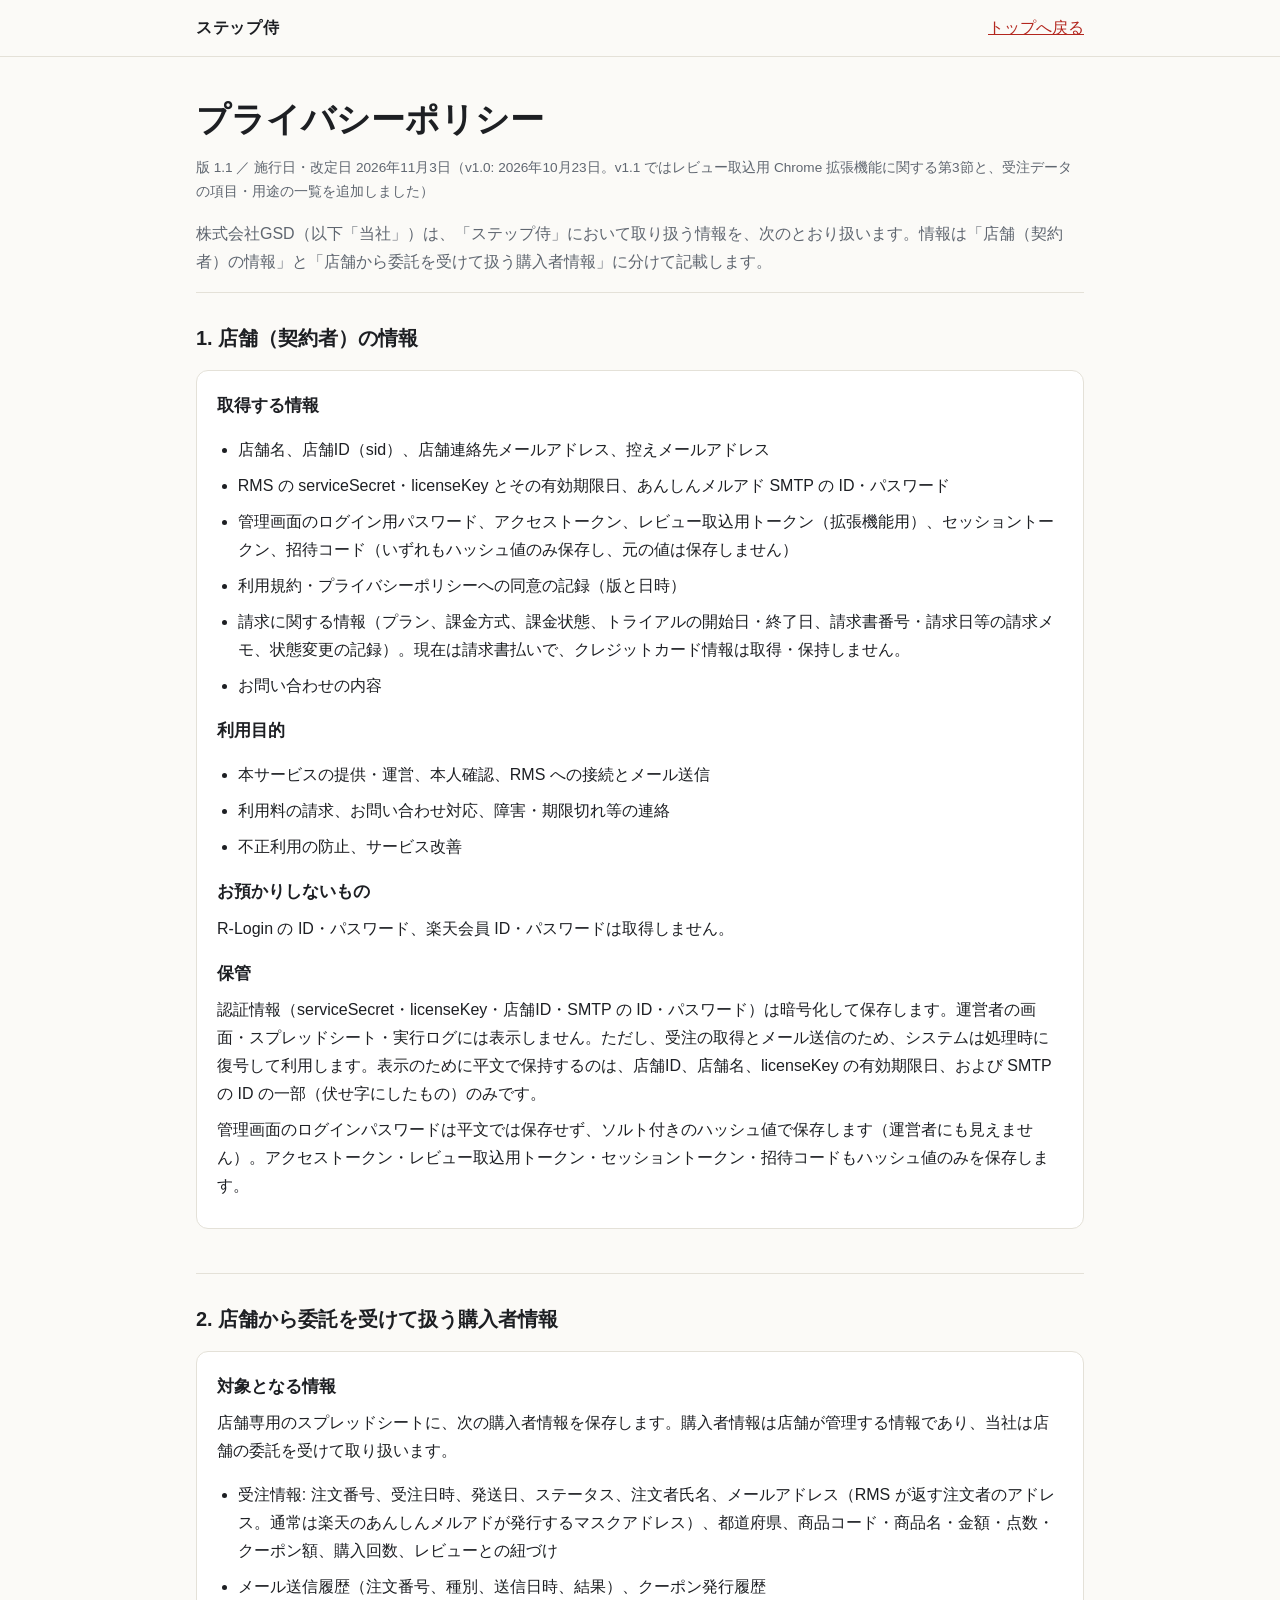
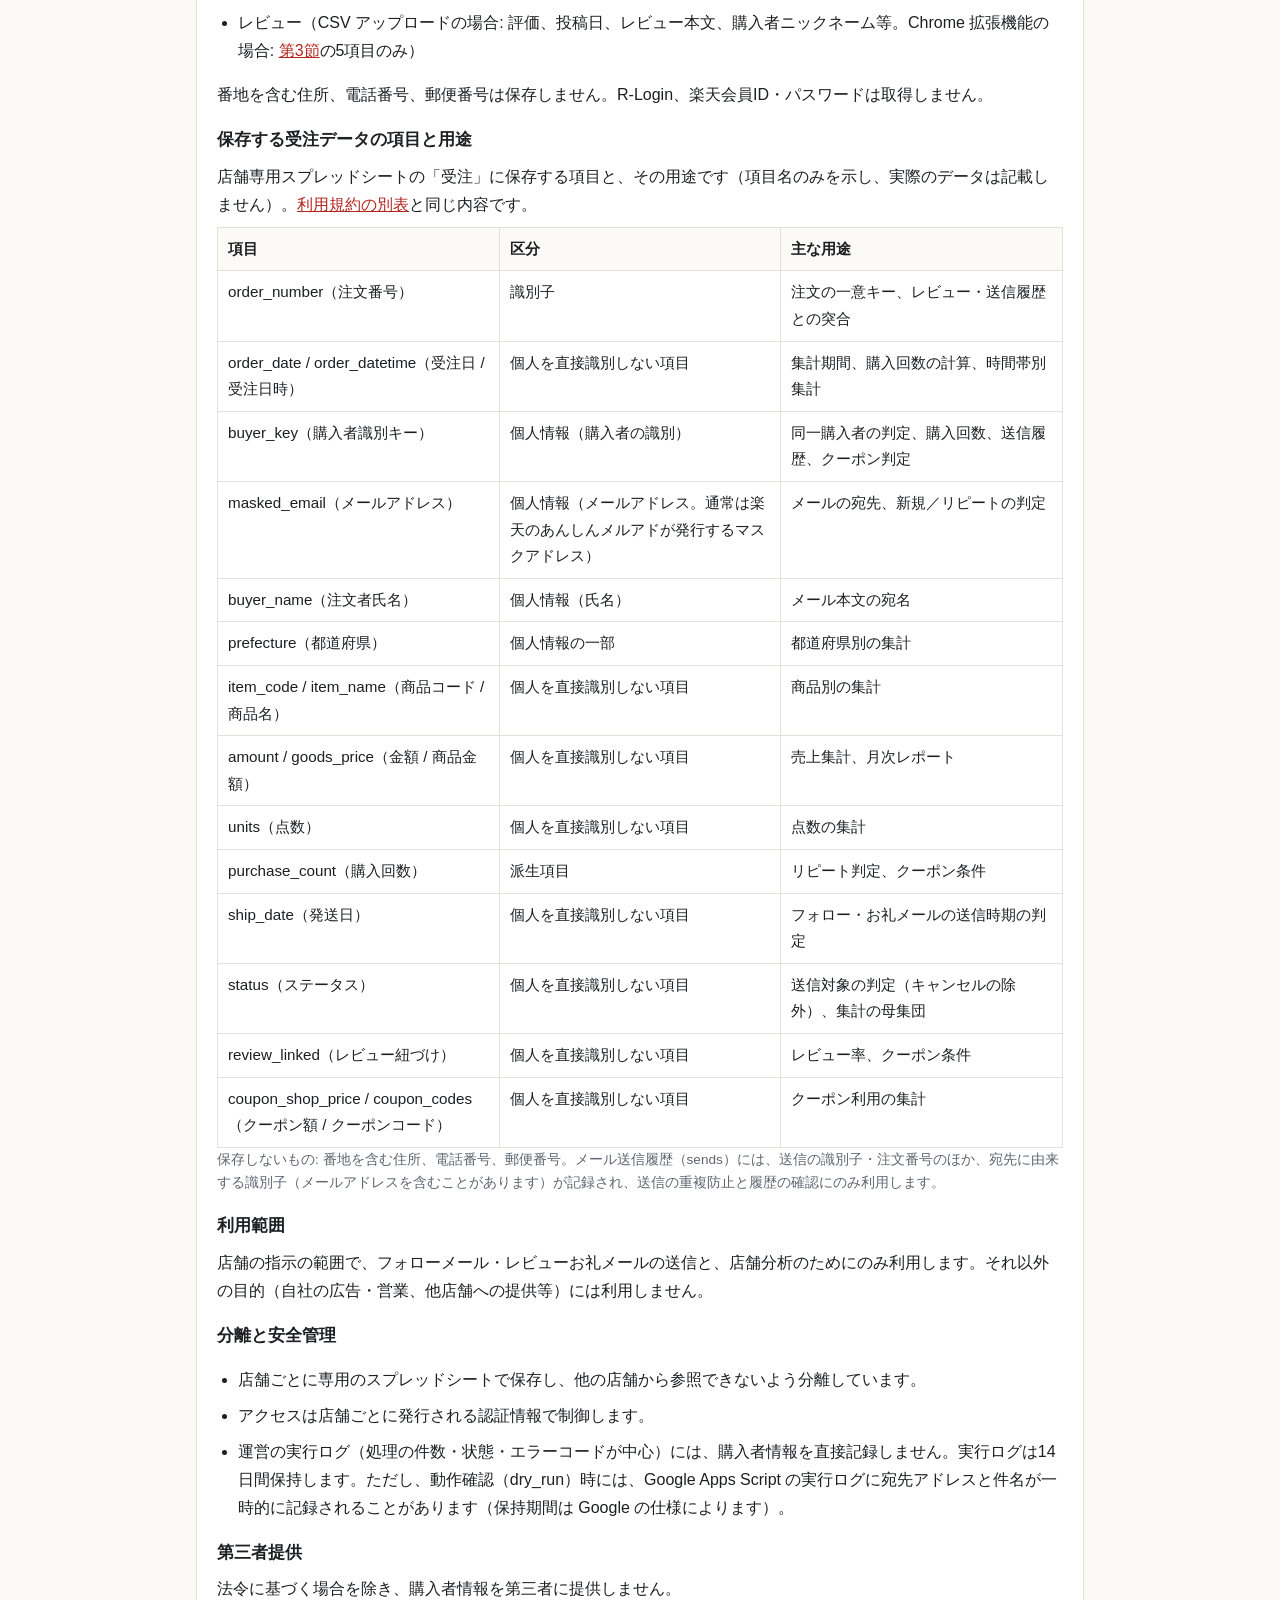
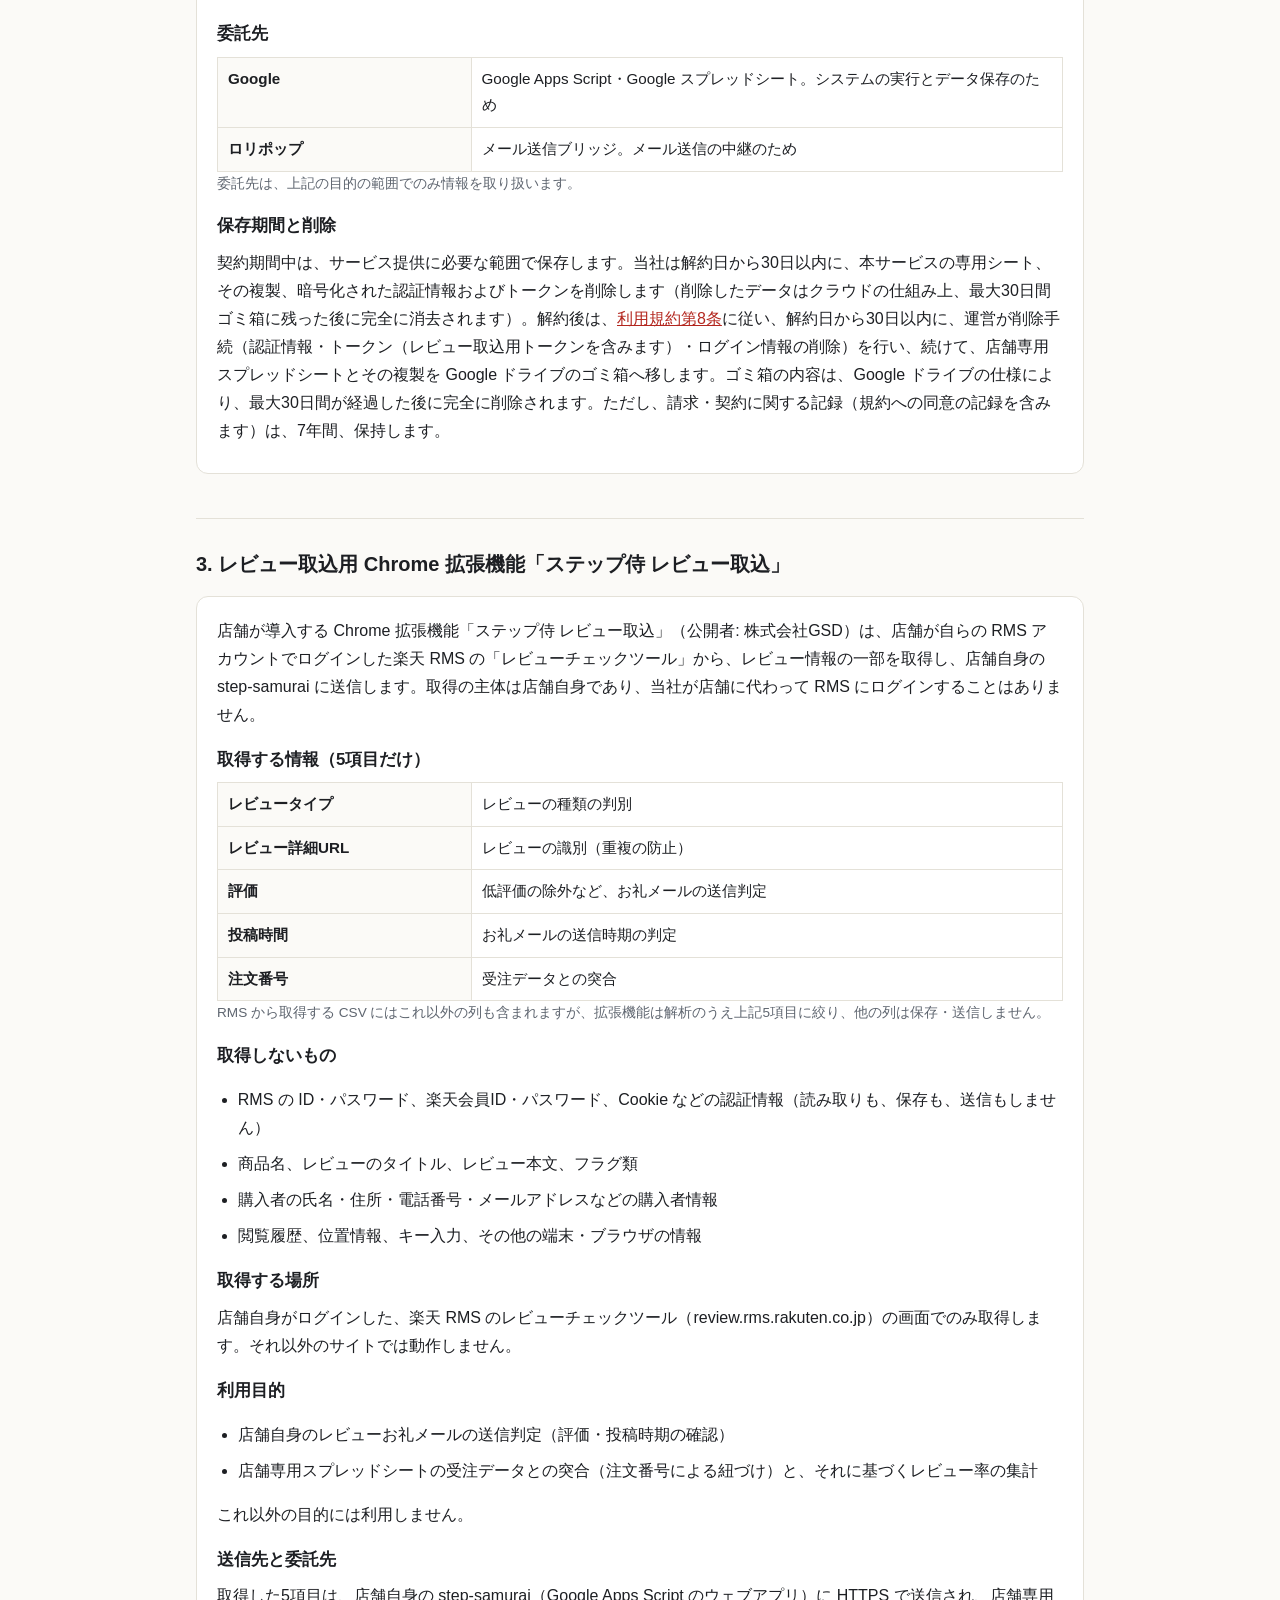
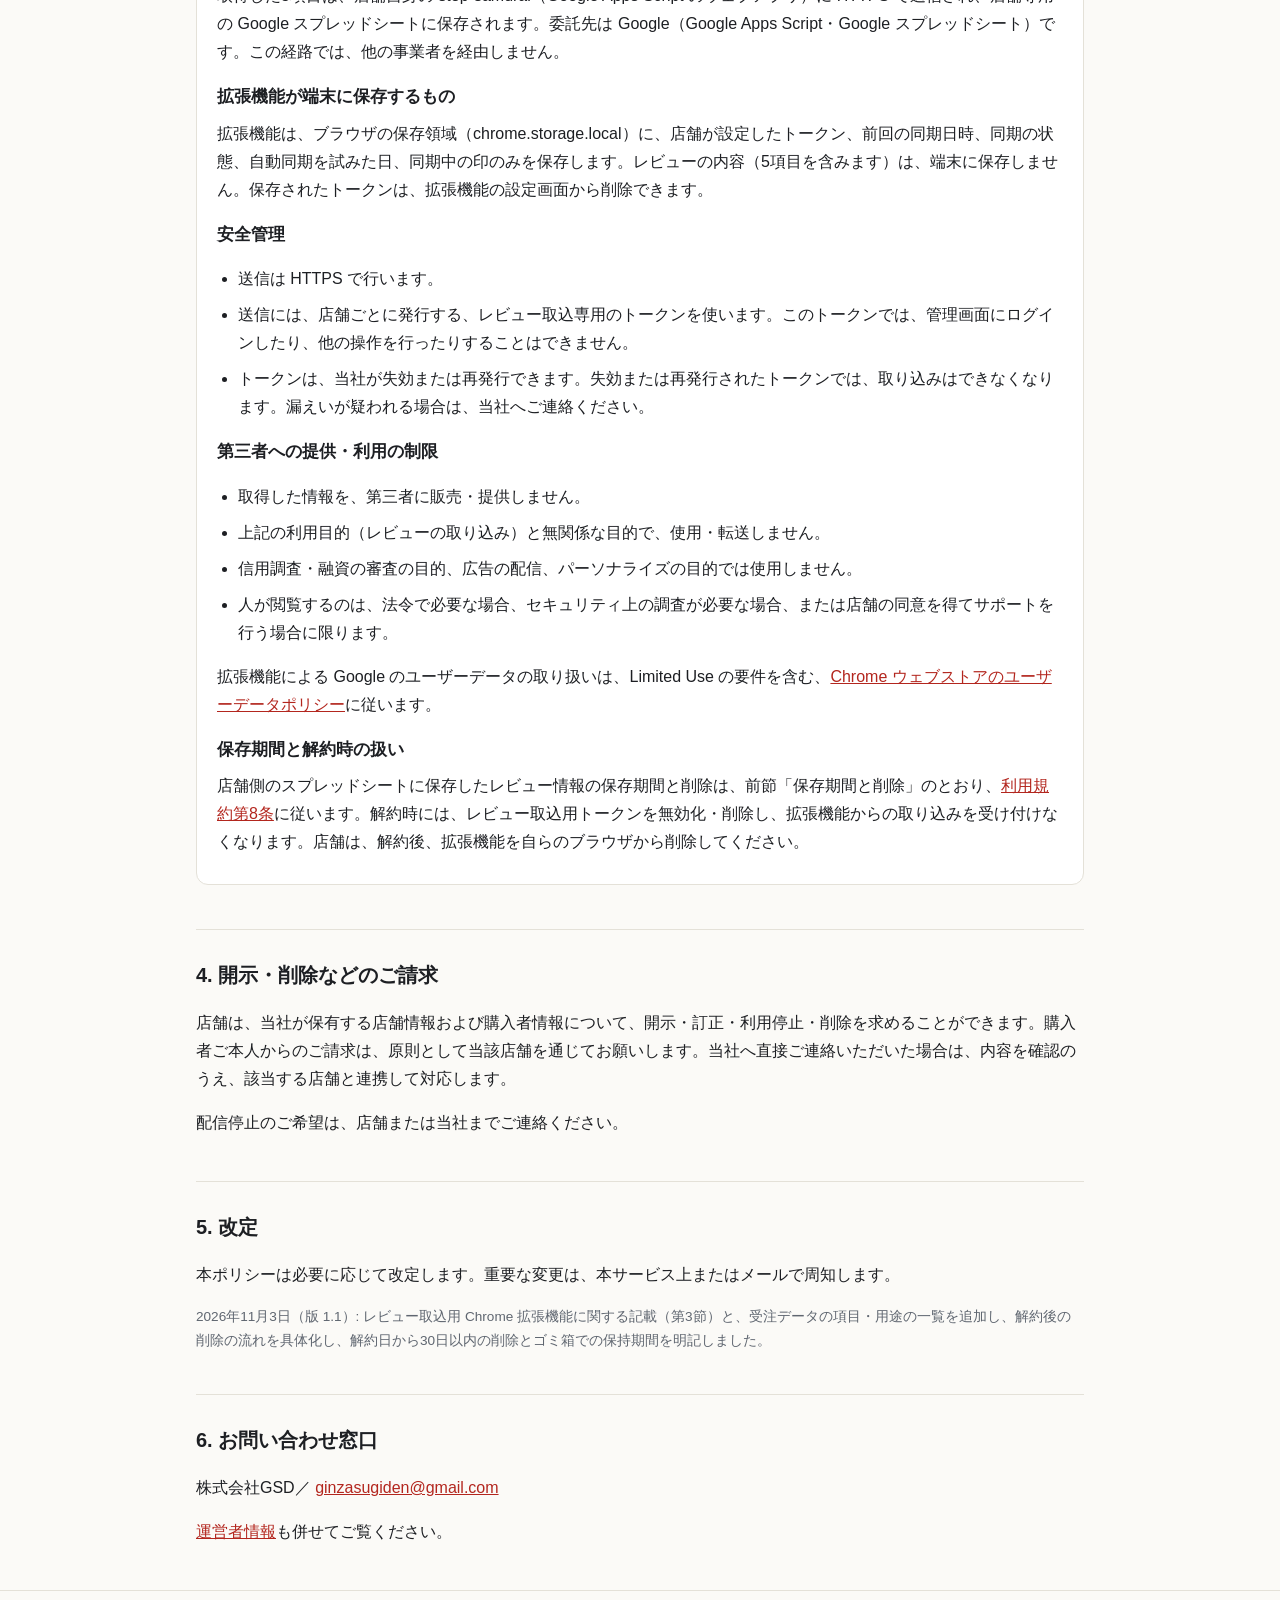
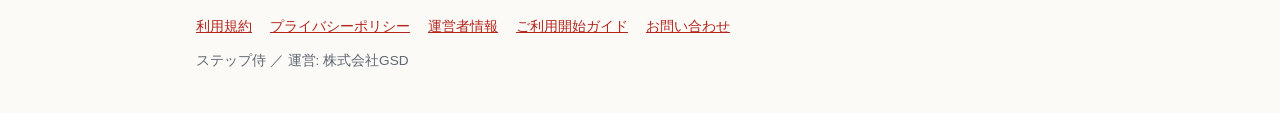
<file: privacy.html>
<!DOCTYPE html>
<html lang="ja">
<head>
<meta charset="UTF-8">
<meta name="viewport" content="width=device-width, initial-scale=1.0">
<title>プライバシーポリシー | ステップ侍</title>
<meta name="description" content="ステップ侍における店舗情報および購入者情報の取扱いについて。">
<style>
:root { --bg:#fbfaf7; --surface:#ffffff; --text:#1d1f23; --muted:#5f6670; --line:#e4e1d8; --accent:#b3261e; --accent-ink:#ffffff; --ok:#1f7a4d; --soon:#8a6d00; }
@media (prefers-color-scheme: dark) { :root { --bg:#17181b; --surface:#212327; --text:#f0eee9; --muted:#a4a9b2; --line:#33363c; --accent:#e5584f; --accent-ink:#17181b; --ok:#5fc58f; --soon:#e0c25a; } }
* { box-sizing: border-box; }
body { margin:0; background:var(--bg); color:var(--text); font-family:-apple-system,BlinkMacSystemFont,"Hiragino Kaku Gothic ProN","Yu Gothic",Meiryo,sans-serif; line-height:1.75; }
.wrap { max-width:920px; margin:0 auto; padding:0 16px; }
header.top { border-bottom:1px solid var(--line); }
header.top .wrap { display:flex; align-items:center; justify-content:space-between; height:56px; }
.brand { font-weight:700; letter-spacing:.04em; color:var(--text); text-decoration:none; }
a { color:var(--accent); }
.btn { display:inline-block; padding:.7rem 1.4rem; border-radius:8px; background:var(--accent); color:var(--accent-ink); text-decoration:none; font-weight:700; border:0; font-size:1rem; cursor:pointer; font-family:inherit; }
.btn.ghost { background:transparent; color:var(--text); border:1px solid var(--line); }
.cta { display:flex; gap:12px; flex-wrap:wrap; }
h1 { font-size:clamp(1.5rem,4.5vw,2.1rem); line-height:1.35; margin:40px 0 12px; }
section { padding:28px 0; border-top:1px solid var(--line); }
section.first { border-top:0; padding-top:8px; }
h2 { font-size:1.25rem; margin:0 0 14px; }
h3 { font-size:1.05rem; margin:20px 0 8px; }
.card { background:var(--surface); border:1px solid var(--line); border-radius:12px; padding:20px; margin:0 0 16px; }
.card h3 { margin:16px 0 8px; }
.card h3:first-child { margin-top:0; }
.card p { margin:0 0 8px; }
.tag { display:inline-block; font-size:.75rem; padding:2px 8px; border-radius:99px; border:1px solid currentColor; margin-left:6px; vertical-align:middle; }
.tag.soon { color:var(--soon); } .tag.ok { color:var(--ok); }
.note { color:var(--muted); font-size:.85rem; }
.lead { color:var(--muted); }
ol.steps, ul.list { padding-left:1.3rem; } ol.steps li, ul.list li { margin-bottom:8px; }
table { width:100%; border-collapse:collapse; background:var(--surface); border:1px solid var(--line); font-size:.95rem; }
th, td { border:1px solid var(--line); padding:8px 10px; text-align:left; vertical-align:top; }
th { background:var(--bg); width:30%; }
.tablewrap { overflow-x:auto; }
.check { list-style:none; padding:0; margin:0; }
.check li { margin-bottom:12px; padding:12px; border:1px solid var(--line); border-radius:8px; background:var(--surface); }
.check label { display:block; cursor:pointer; }
.check input { margin-right:8px; transform:scale(1.2); }
.check .sub { display:block; color:var(--muted); font-size:.88rem; margin-left:26px; }
details { background:var(--surface); border:1px solid var(--line); border-radius:8px; padding:10px 14px; margin-bottom:10px; }
summary { font-weight:700; cursor:pointer; }
footer { border-top:1px solid var(--line); padding:24px 0 40px; color:var(--muted); font-size:.85rem; }
footer nav { display:flex; flex-wrap:wrap; gap:6px 18px; margin-bottom:10px; }
@media print { header.top, footer, .noprint { display:none !important; } body { background:#fff; color:#000; } .card, .check li, details { border-color:#999; } a { color:#000; } .check input { transform:scale(1.4); } }
</style>
</head>
<body>
<header class="top"><div class="wrap">
  <a class="brand" href="index.html">ステップ侍</a>
  <nav><a href="index.html">トップへ戻る</a></nav>
</div></header>
<main>
<div class="wrap">
<h1>プライバシーポリシー</h1>
<p class="note">版 1.1 ／ 施行日・改定日 2026年11月3日（v1.0: 2026年10月23日。v1.1 ではレビュー取込用 Chrome 拡張機能に関する第3節と、受注データの項目・用途の一覧を追加しました）</p>
<p class="lead">株式会社GSD（以下「当社」）は、「ステップ侍」において取り扱う情報を、次のとおり扱います。情報は「店舗（契約者）の情報」と「店舗から委託を受けて扱う購入者情報」に分けて記載します。</p>

<section id="store"><h2>1. 店舗（契約者）の情報</h2>
<div class="card">
<h3>取得する情報</h3>
<ul class="list">
<li>店舗名、店舗ID（sid）、店舗連絡先メールアドレス、控えメールアドレス</li>
<li>RMS の serviceSecret・licenseKey とその有効期限日、あんしんメルアド SMTP の ID・パスワード</li>
<li>管理画面のログイン用パスワード、アクセストークン、レビュー取込用トークン（拡張機能用）、セッショントークン、招待コード（いずれもハッシュ値のみ保存し、元の値は保存しません）</li>
<li>利用規約・プライバシーポリシーへの同意の記録（版と日時）</li>
<li>請求に関する情報（プラン、課金方式、課金状態、トライアルの開始日・終了日、請求書番号・請求日等の請求メモ、状態変更の記録）。現在は請求書払いで、クレジットカード情報は取得・保持しません。</li>
<li>お問い合わせの内容</li>
</ul>
<h3>利用目的</h3>
<ul class="list">
<li>本サービスの提供・運営、本人確認、RMS への接続とメール送信</li>
<li>利用料の請求、お問い合わせ対応、障害・期限切れ等の連絡</li>
<li>不正利用の防止、サービス改善</li>
</ul>
<h3>お預かりしないもの</h3>
<p>R-Login の ID・パスワード、楽天会員 ID・パスワードは取得しません。</p>
<h3>保管</h3>
<p>認証情報（serviceSecret・licenseKey・店舗ID・SMTP の ID・パスワード）は暗号化して保存します。運営者の画面・スプレッドシート・実行ログには表示しません。ただし、受注の取得とメール送信のため、システムは処理時に復号して利用します。表示のために平文で保持するのは、店舗ID、店舗名、licenseKey の有効期限日、および SMTP の ID の一部（伏せ字にしたもの）のみです。</p>
<p>管理画面のログインパスワードは平文では保存せず、ソルト付きのハッシュ値で保存します（運営者にも見えません）。アクセストークン・レビュー取込用トークン・セッショントークン・招待コードもハッシュ値のみを保存します。</p>
</div></section>

<section id="buyer"><h2>2. 店舗から委託を受けて扱う購入者情報</h2>
<div class="card">
<h3>対象となる情報</h3>
<p>店舗専用のスプレッドシートに、次の購入者情報を保存します。購入者情報は店舗が管理する情報であり、当社は店舗の委託を受けて取り扱います。</p>
<ul class="list">
<li>受注情報: 注文番号、受注日時、発送日、ステータス、注文者氏名、メールアドレス（RMS が返す注文者のアドレス。通常は楽天のあんしんメルアドが発行するマスクアドレス）、都道府県、商品コード・商品名・金額・点数・クーポン額、購入回数、レビューとの紐づけ</li>
<li>メール送信履歴（注文番号、種別、送信日時、結果）、クーポン発行履歴</li>
<li>レビュー（CSV アップロードの場合: 評価、投稿日、レビュー本文、購入者ニックネーム等。Chrome 拡張機能の場合: <a href="#extension">第3節</a>の5項目のみ）</li>
</ul>
<p>番地を含む住所、電話番号、郵便番号は保存しません。R-Login、楽天会員ID・パスワードは取得しません。</p>
<h3>保存する受注データの項目と用途</h3>
<p>店舗専用スプレッドシートの「受注」に保存する項目と、その用途です（項目名のみを示し、実際のデータは記載しません）。<a href="terms.html#schedule">利用規約の別表</a>と同じ内容です。</p>
<div class="tablewrap"><table>
<tr><th>項目</th><th>区分</th><th>主な用途</th></tr>
<tr><td>order_number（注文番号）</td><td>識別子</td><td>注文の一意キー、レビュー・送信履歴との突合</td></tr>
<tr><td>order_date / order_datetime（受注日 / 受注日時）</td><td>個人を直接識別しない項目</td><td>集計期間、購入回数の計算、時間帯別集計</td></tr>
<tr><td>buyer_key（購入者識別キー）</td><td>個人情報（購入者の識別）</td><td>同一購入者の判定、購入回数、送信履歴、クーポン判定</td></tr>
<tr><td>masked_email（メールアドレス）</td><td>個人情報（メールアドレス。通常は楽天のあんしんメルアドが発行するマスクアドレス）</td><td>メールの宛先、新規／リピートの判定</td></tr>
<tr><td>buyer_name（注文者氏名）</td><td>個人情報（氏名）</td><td>メール本文の宛名</td></tr>
<tr><td>prefecture（都道府県）</td><td>個人情報の一部</td><td>都道府県別の集計</td></tr>
<tr><td>item_code / item_name（商品コード / 商品名）</td><td>個人を直接識別しない項目</td><td>商品別の集計</td></tr>
<tr><td>amount / goods_price（金額 / 商品金額）</td><td>個人を直接識別しない項目</td><td>売上集計、月次レポート</td></tr>
<tr><td>units（点数）</td><td>個人を直接識別しない項目</td><td>点数の集計</td></tr>
<tr><td>purchase_count（購入回数）</td><td>派生項目</td><td>リピート判定、クーポン条件</td></tr>
<tr><td>ship_date（発送日）</td><td>個人を直接識別しない項目</td><td>フォロー・お礼メールの送信時期の判定</td></tr>
<tr><td>status（ステータス）</td><td>個人を直接識別しない項目</td><td>送信対象の判定（キャンセルの除外）、集計の母集団</td></tr>
<tr><td>review_linked（レビュー紐づけ）</td><td>個人を直接識別しない項目</td><td>レビュー率、クーポン条件</td></tr>
<tr><td>coupon_shop_price / coupon_codes（クーポン額 / クーポンコード）</td><td>個人を直接識別しない項目</td><td>クーポン利用の集計</td></tr>
</table></div>
<p class="note">保存しないもの: 番地を含む住所、電話番号、郵便番号。メール送信履歴（sends）には、送信の識別子・注文番号のほか、宛先に由来する識別子（メールアドレスを含むことがあります）が記録され、送信の重複防止と履歴の確認にのみ利用します。</p>
<h3>利用範囲</h3>
<p>店舗の指示の範囲で、フォローメール・レビューお礼メールの送信と、店舗分析のためにのみ利用します。それ以外の目的（自社の広告・営業、他店舗への提供等）には利用しません。</p>
<h3>分離と安全管理</h3>
<ul class="list">
<li>店舗ごとに専用のスプレッドシートで保存し、他の店舗から参照できないよう分離しています。</li>
<li>アクセスは店舗ごとに発行される認証情報で制御します。</li>
<li>運営の実行ログ（処理の件数・状態・エラーコードが中心）には、購入者情報を直接記録しません。実行ログは14日間保持します。ただし、動作確認（dry_run）時には、Google Apps Script の実行ログに宛先アドレスと件名が一時的に記録されることがあります（保持期間は Google の仕様によります）。</li>
</ul>
<h3>第三者提供</h3>
<p>法令に基づく場合を除き、購入者情報を第三者に提供しません。</p>
<h3>委託先</h3>
<div class="tablewrap"><table>
<tr><th>Google</th><td>Google Apps Script・Google スプレッドシート。システムの実行とデータ保存のため</td></tr>
<tr><th>ロリポップ</th><td>メール送信ブリッジ。メール送信の中継のため</td></tr>
</table></div>
<p class="note">委託先は、上記の目的の範囲でのみ情報を取り扱います。</p>
<h3>保存期間と削除</h3>
<p>契約期間中は、サービス提供に必要な範囲で保存します。当社は解約日から30日以内に、本サービスの専用シート、その複製、暗号化された認証情報およびトークンを削除します（削除したデータはクラウドの仕組み上、最大30日間ゴミ箱に残った後に完全に消去されます）。解約後は、<a href="terms.html#art8">利用規約第8条</a>に従い、解約日から30日以内に、運営が削除手続（認証情報・トークン（レビュー取込用トークンを含みます）・ログイン情報の削除）を行い、続けて、店舗専用スプレッドシートとその複製を Google ドライブのゴミ箱へ移します。ゴミ箱の内容は、Google ドライブの仕様により、最大30日間が経過した後に完全に削除されます。ただし、請求・契約に関する記録（規約への同意の記録を含みます）は、7年間、保持します。</p>
</div></section>

<section id="extension"><h2>3. レビュー取込用 Chrome 拡張機能「ステップ侍 レビュー取込」</h2>
<div class="card">
<p>店舗が導入する Chrome 拡張機能「ステップ侍 レビュー取込」（公開者: 株式会社GSD）は、店舗が自らの RMS アカウントでログインした楽天 RMS の「レビューチェックツール」から、レビュー情報の一部を取得し、店舗自身の step-samurai に送信します。取得の主体は店舗自身であり、当社が店舗に代わって RMS にログインすることはありません。</p>
<h3>取得する情報（5項目だけ）</h3>
<div class="tablewrap"><table>
<tr><th>レビュータイプ</th><td>レビューの種類の判別</td></tr>
<tr><th>レビュー詳細URL</th><td>レビューの識別（重複の防止）</td></tr>
<tr><th>評価</th><td>低評価の除外など、お礼メールの送信判定</td></tr>
<tr><th>投稿時間</th><td>お礼メールの送信時期の判定</td></tr>
<tr><th>注文番号</th><td>受注データとの突合</td></tr>
</table></div>
<p class="note">RMS から取得する CSV にはこれ以外の列も含まれますが、拡張機能は解析のうえ上記5項目に絞り、他の列は保存・送信しません。</p>
<h3>取得しないもの</h3>
<ul class="list">
<li>RMS の ID・パスワード、楽天会員ID・パスワード、Cookie などの認証情報（読み取りも、保存も、送信もしません）</li>
<li>商品名、レビューのタイトル、レビュー本文、フラグ類</li>
<li>購入者の氏名・住所・電話番号・メールアドレスなどの購入者情報</li>
<li>閲覧履歴、位置情報、キー入力、その他の端末・ブラウザの情報</li>
</ul>
<h3>取得する場所</h3>
<p>店舗自身がログインした、楽天 RMS のレビューチェックツール（review.rms.rakuten.co.jp）の画面でのみ取得します。それ以外のサイトでは動作しません。</p>
<h3>利用目的</h3>
<ul class="list">
<li>店舗自身のレビューお礼メールの送信判定（評価・投稿時期の確認）</li>
<li>店舗専用スプレッドシートの受注データとの突合（注文番号による紐づけ）と、それに基づくレビュー率の集計</li>
</ul>
<p>これ以外の目的には利用しません。</p>
<h3>送信先と委託先</h3>
<p>取得した5項目は、店舗自身の step-samurai（Google Apps Script のウェブアプリ）に HTTPS で送信され、店舗専用の Google スプレッドシートに保存されます。委託先は Google（Google Apps Script・Google スプレッドシート）です。この経路では、他の事業者を経由しません。</p>
<h3>拡張機能が端末に保存するもの</h3>
<p>拡張機能は、ブラウザの保存領域（chrome.storage.local）に、店舗が設定したトークン、前回の同期日時、同期の状態、自動同期を試みた日、同期中の印のみを保存します。レビューの内容（5項目を含みます）は、端末に保存しません。保存されたトークンは、拡張機能の設定画面から削除できます。</p>
<h3>安全管理</h3>
<ul class="list">
<li>送信は HTTPS で行います。</li>
<li>送信には、店舗ごとに発行する、レビュー取込専用のトークンを使います。このトークンでは、管理画面にログインしたり、他の操作を行ったりすることはできません。</li>
<li>トークンは、当社が失効または再発行できます。失効または再発行されたトークンでは、取り込みはできなくなります。漏えいが疑われる場合は、当社へご連絡ください。</li>
</ul>
<h3>第三者への提供・利用の制限</h3>
<ul class="list">
<li>取得した情報を、第三者に販売・提供しません。</li>
<li>上記の利用目的（レビューの取り込み）と無関係な目的で、使用・転送しません。</li>
<li>信用調査・融資の審査の目的、広告の配信、パーソナライズの目的では使用しません。</li>
<li>人が閲覧するのは、法令で必要な場合、セキュリティ上の調査が必要な場合、または店舗の同意を得てサポートを行う場合に限ります。</li>
</ul>
<p>拡張機能による Google のユーザーデータの取り扱いは、Limited Use の要件を含む、<a href="https://developer.chrome.com/docs/webstore/program-policies/user-data-faq" target="_blank" rel="noopener">Chrome ウェブストアのユーザーデータポリシー</a>に従います。</p>
<h3>保存期間と解約時の扱い</h3>
<p>店舗側のスプレッドシートに保存したレビュー情報の保存期間と削除は、前節「保存期間と削除」のとおり、<a href="terms.html#art8">利用規約第8条</a>に従います。解約時には、レビュー取込用トークンを無効化・削除し、拡張機能からの取り込みを受け付けなくなります。店舗は、解約後、拡張機能を自らのブラウザから削除してください。</p>
</div></section>

<section id="rights"><h2>4. 開示・削除などのご請求</h2>
<p>店舗は、当社が保有する店舗情報および購入者情報について、開示・訂正・利用停止・削除を求めることができます。購入者ご本人からのご請求は、原則として当該店舗を通じてお願いします。当社へ直接ご連絡いただいた場合は、内容を確認のうえ、該当する店舗と連携して対応します。</p>
<p>配信停止のご希望は、店舗または当社までご連絡ください。</p></section>

<section id="changes"><h2>5. 改定</h2>
<p>本ポリシーは必要に応じて改定します。重要な変更は、本サービス上またはメールで周知します。</p>
<p class="note">2026年11月3日（版 1.1）: レビュー取込用 Chrome 拡張機能に関する記載（第3節）と、受注データの項目・用途の一覧を追加し、解約後の削除の流れを具体化し、解約日から30日以内の削除とゴミ箱での保持期間を明記しました。</p></section>

<section id="contact"><h2>6. お問い合わせ窓口</h2>
<p>株式会社GSD／ <a href="mailto:ginzasugiden@gmail.com">ginzasugiden@gmail.com</a></p>
<p><a href="company.html">運営者情報</a>も併せてご覧ください。</p></section>
</div>
</main>
<footer><div class="wrap">
  <nav>
    <a href="terms.html">利用規約</a>
    <a href="privacy.html">プライバシーポリシー</a>
    <a href="company.html">運営者情報</a>
    <a href="guide.html">ご利用開始ガイド</a>
    <a href="mailto:ginzasugiden@gmail.com">お問い合わせ</a>
  </nav>
  ステップ侍 ／ 運営: 株式会社GSD
</div></footer>
</body>
</html>
</file>
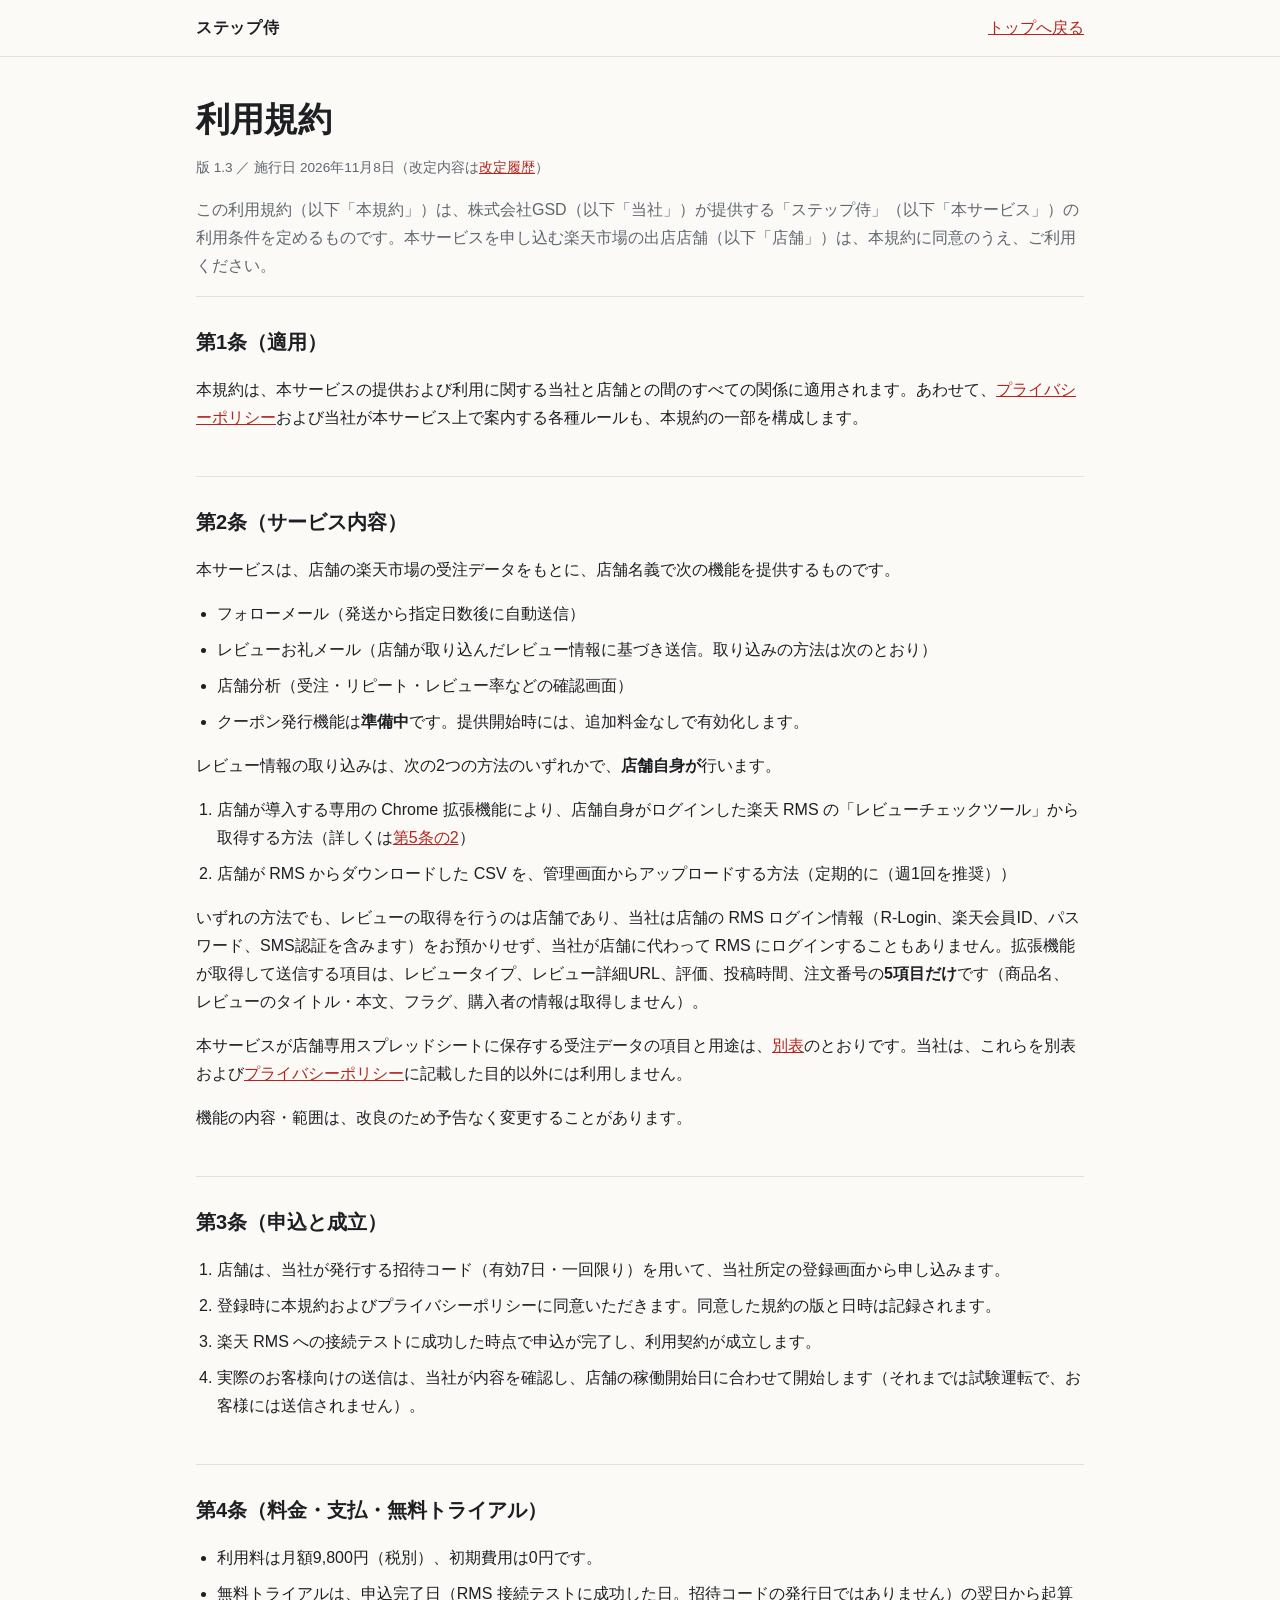
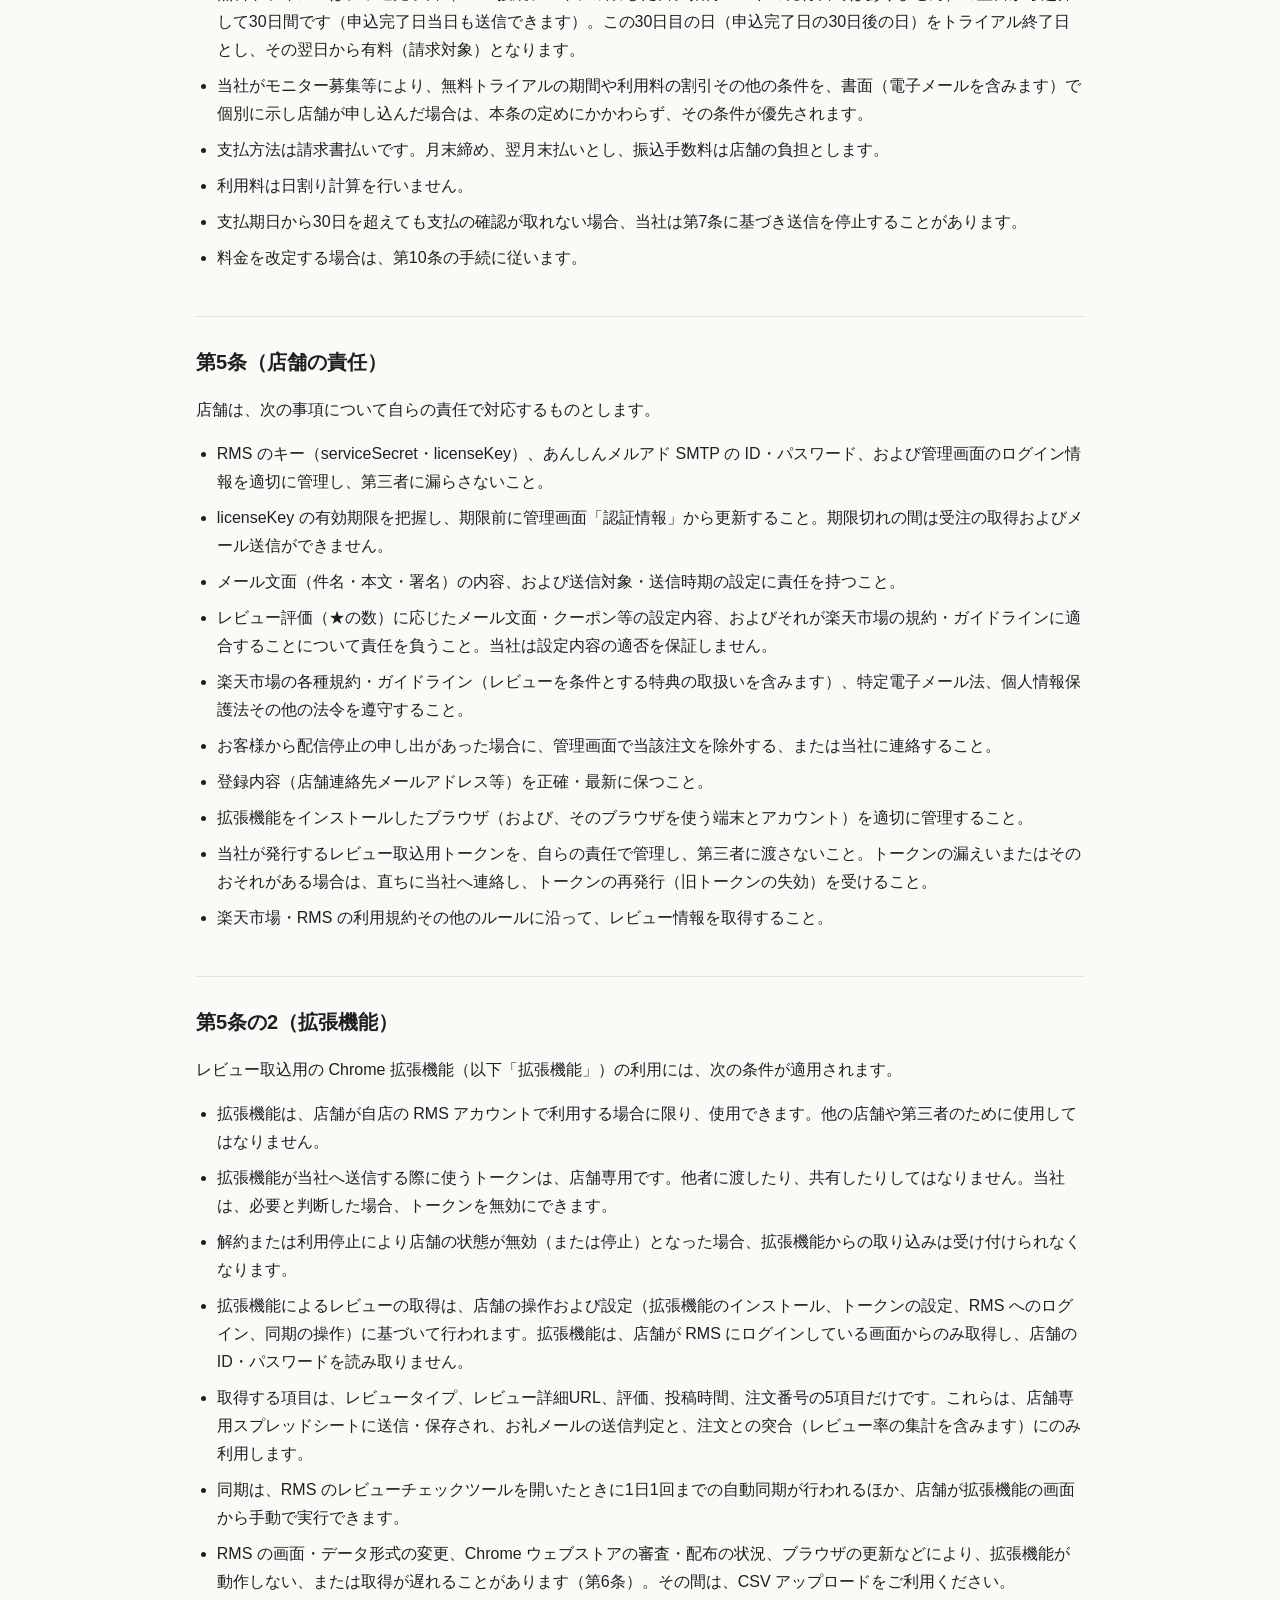
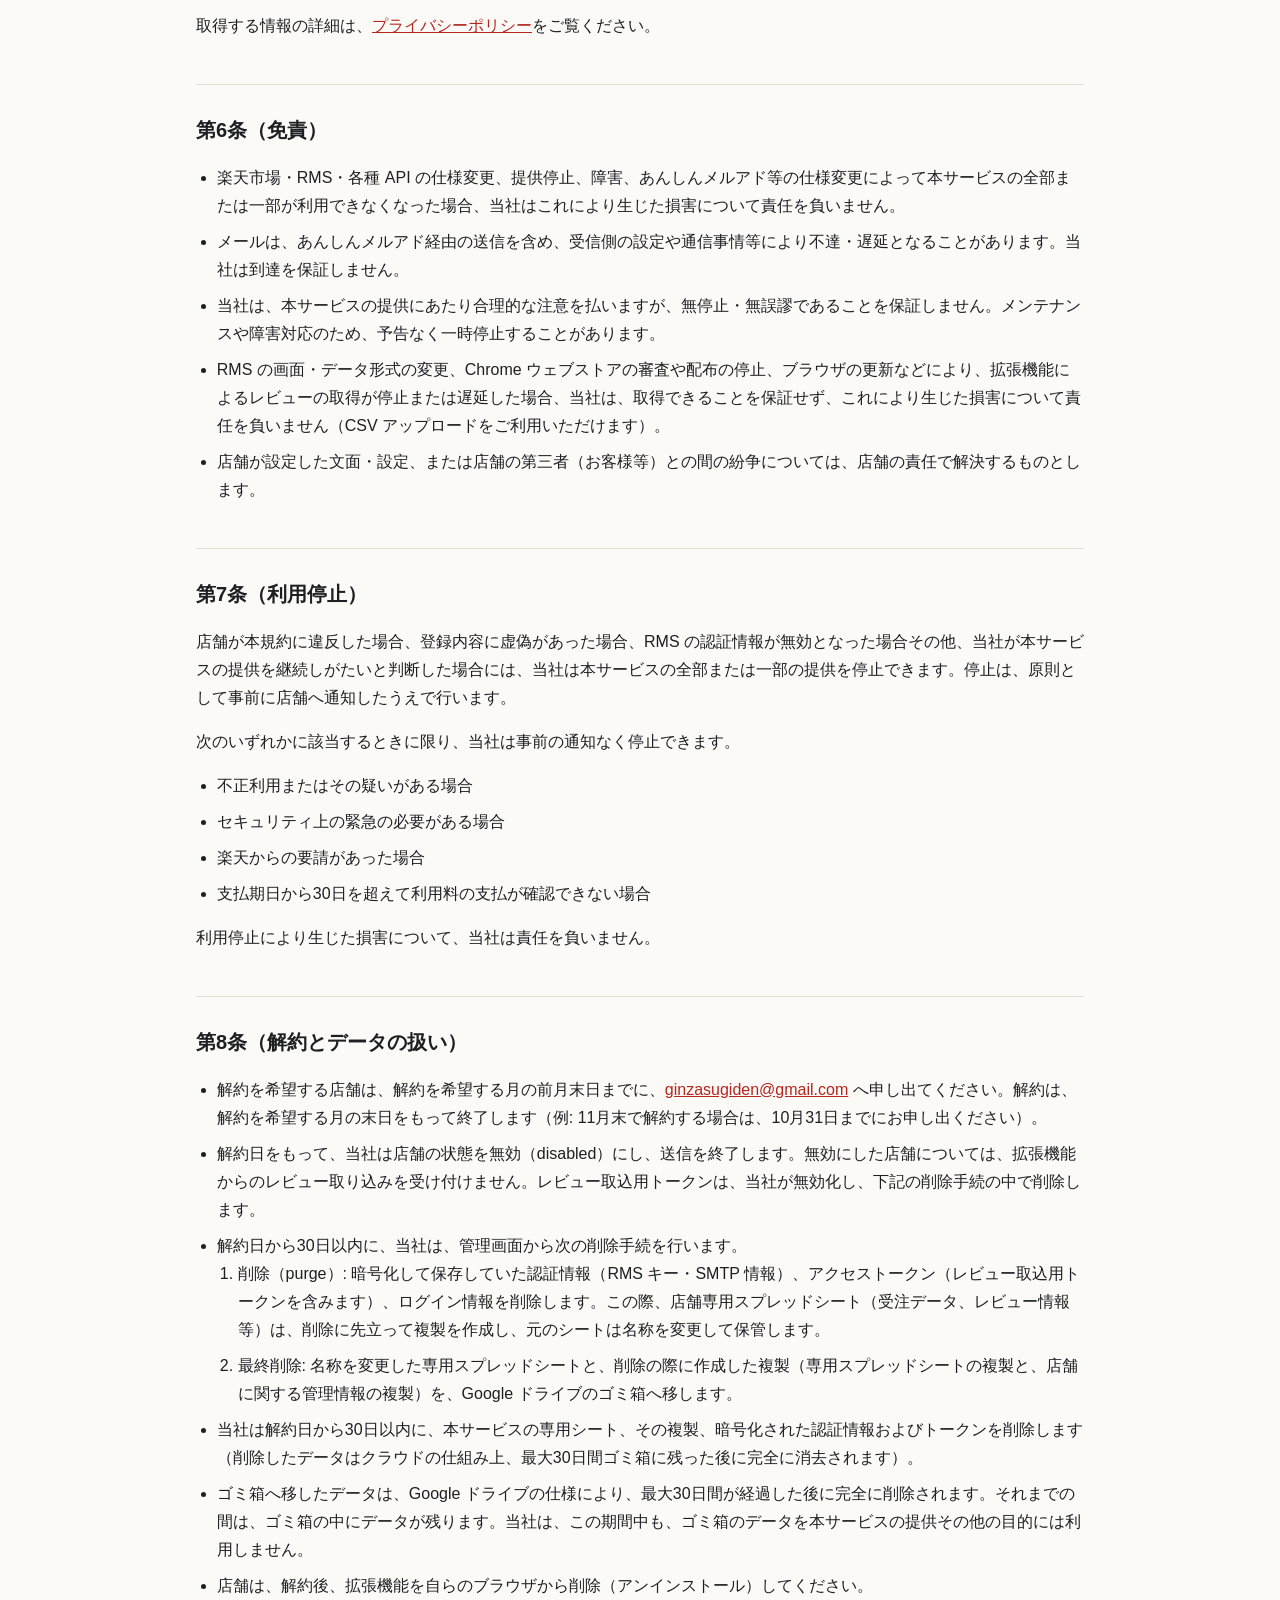
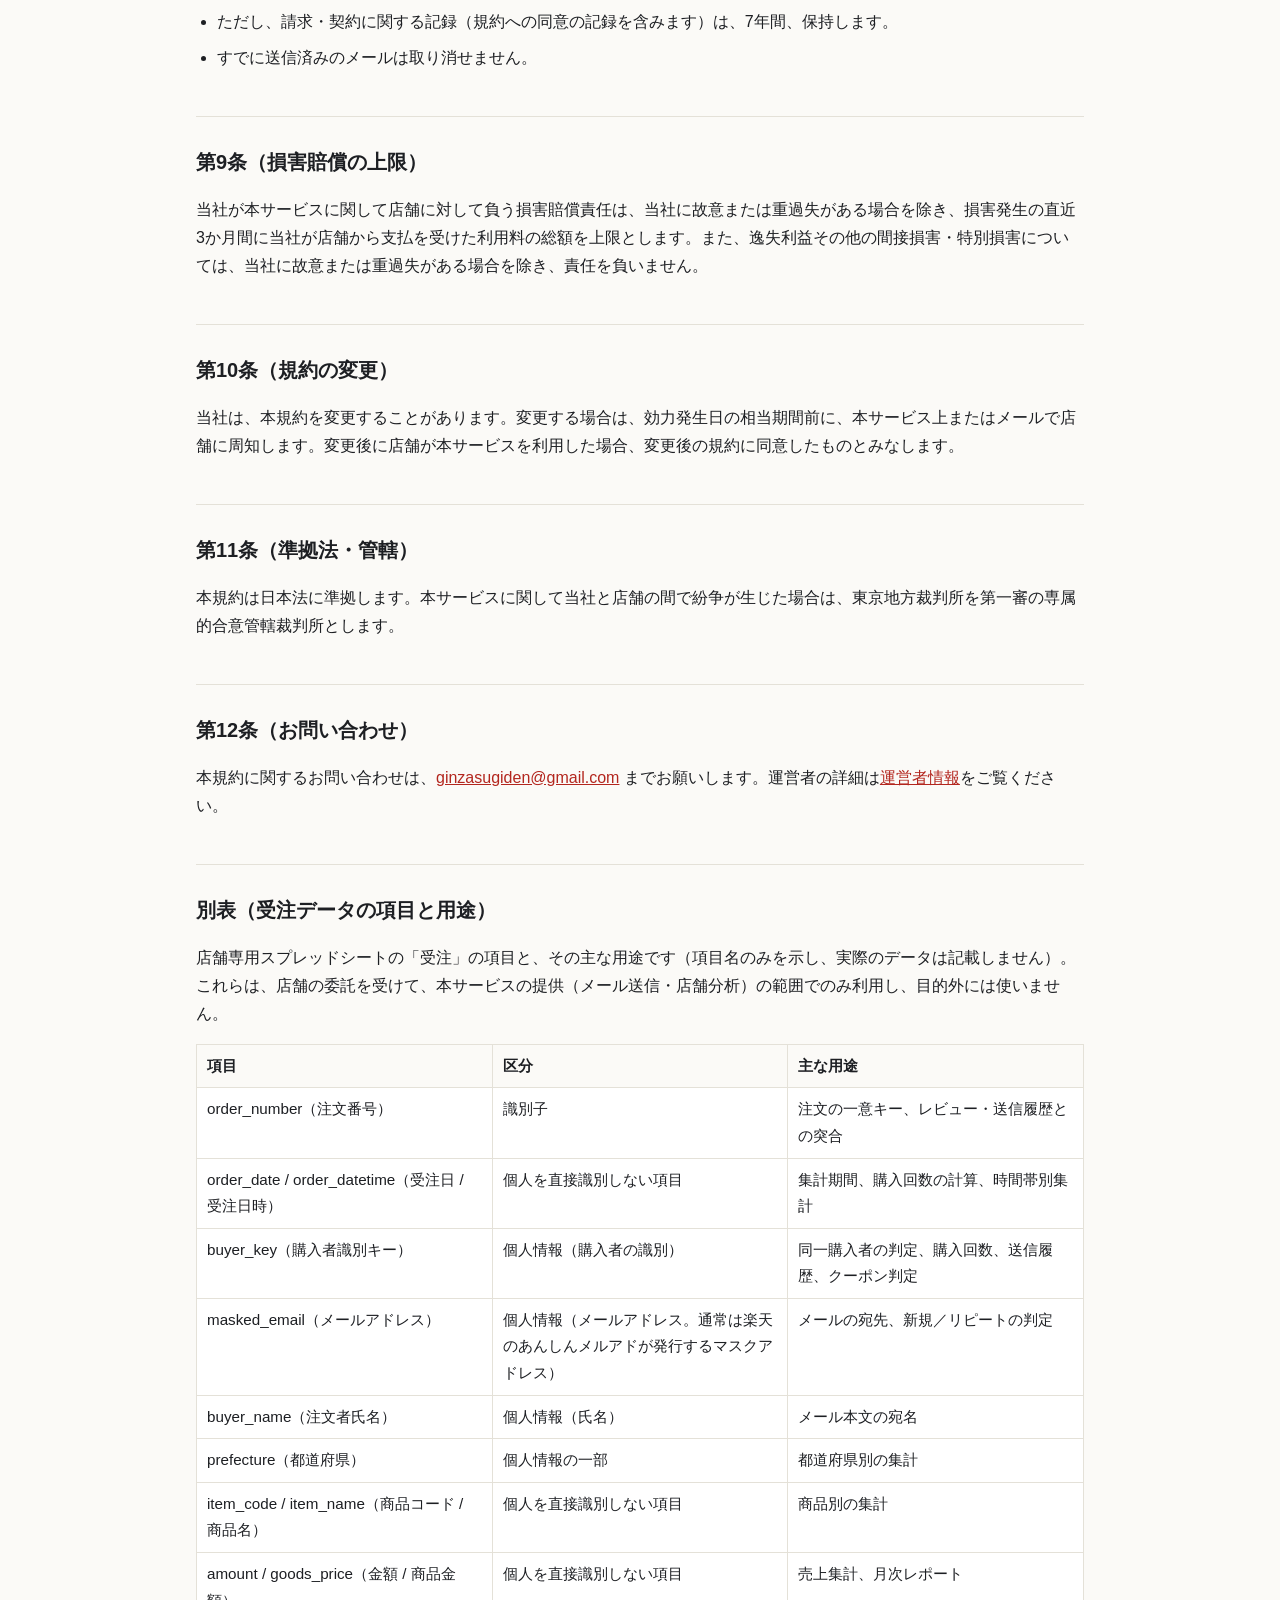
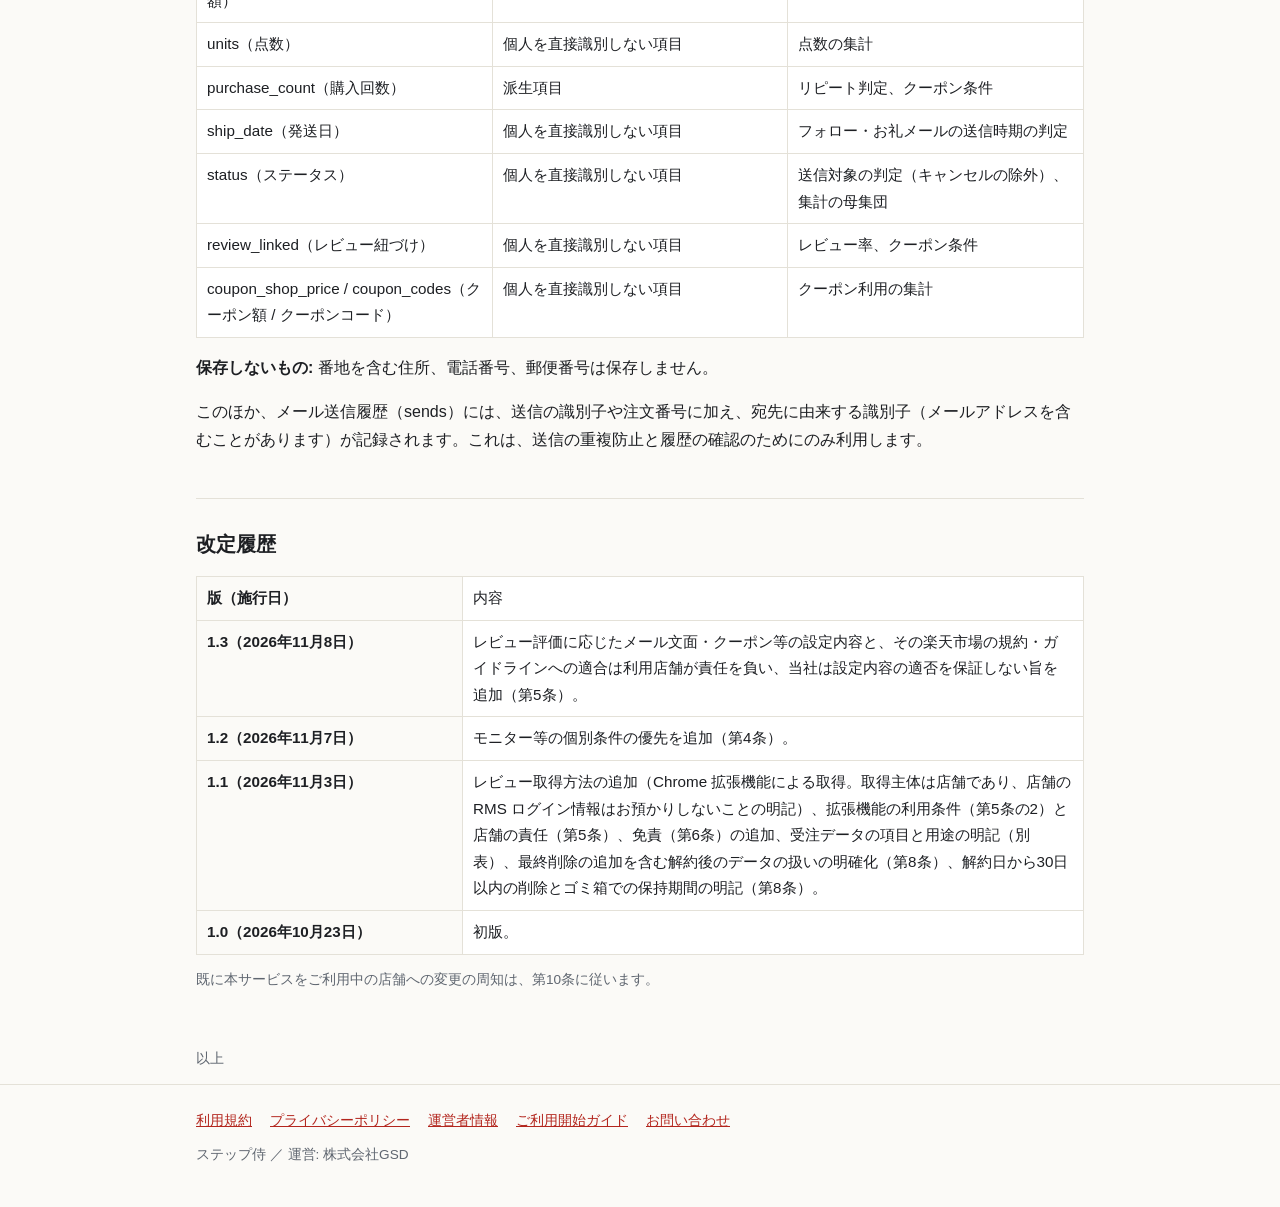
<file: terms.html>
<!DOCTYPE html>
<html lang="ja">
<head>
<meta charset="UTF-8">
<meta name="viewport" content="width=device-width, initial-scale=1.0">
<title>利用規約 | ステップ侍</title>
<meta name="description" content="ステップ侍の利用規約（版1.3・2026年11月8日施行）。">
<style>
:root { --bg:#fbfaf7; --surface:#ffffff; --text:#1d1f23; --muted:#5f6670; --line:#e4e1d8; --accent:#b3261e; --accent-ink:#ffffff; --ok:#1f7a4d; --soon:#8a6d00; }
@media (prefers-color-scheme: dark) { :root { --bg:#17181b; --surface:#212327; --text:#f0eee9; --muted:#a4a9b2; --line:#33363c; --accent:#e5584f; --accent-ink:#17181b; --ok:#5fc58f; --soon:#e0c25a; } }
* { box-sizing: border-box; }
body { margin:0; background:var(--bg); color:var(--text); font-family:-apple-system,BlinkMacSystemFont,"Hiragino Kaku Gothic ProN","Yu Gothic",Meiryo,sans-serif; line-height:1.75; }
.wrap { max-width:920px; margin:0 auto; padding:0 16px; }
header.top { border-bottom:1px solid var(--line); }
header.top .wrap { display:flex; align-items:center; justify-content:space-between; height:56px; }
.brand { font-weight:700; letter-spacing:.04em; color:var(--text); text-decoration:none; }
a { color:var(--accent); }
.btn { display:inline-block; padding:.7rem 1.4rem; border-radius:8px; background:var(--accent); color:var(--accent-ink); text-decoration:none; font-weight:700; border:0; font-size:1rem; cursor:pointer; font-family:inherit; }
.btn.ghost { background:transparent; color:var(--text); border:1px solid var(--line); }
.cta { display:flex; gap:12px; flex-wrap:wrap; }
h1 { font-size:clamp(1.5rem,4.5vw,2.1rem); line-height:1.35; margin:40px 0 12px; }
section { padding:28px 0; border-top:1px solid var(--line); }
section.first { border-top:0; padding-top:8px; }
h2 { font-size:1.25rem; margin:0 0 14px; }
h3 { font-size:1.05rem; margin:20px 0 8px; }
.card { background:var(--surface); border:1px solid var(--line); border-radius:12px; padding:20px; margin:0 0 16px; }
.card h3 { margin:16px 0 8px; }
.card h3:first-child { margin-top:0; }
.card p { margin:0 0 8px; }
.tag { display:inline-block; font-size:.75rem; padding:2px 8px; border-radius:99px; border:1px solid currentColor; margin-left:6px; vertical-align:middle; }
.tag.soon { color:var(--soon); } .tag.ok { color:var(--ok); }
.note { color:var(--muted); font-size:.85rem; }
.lead { color:var(--muted); }
ol.steps, ul.list { padding-left:1.3rem; } ol.steps li, ul.list li { margin-bottom:8px; }
table { width:100%; border-collapse:collapse; background:var(--surface); border:1px solid var(--line); font-size:.95rem; }
th, td { border:1px solid var(--line); padding:8px 10px; text-align:left; vertical-align:top; }
th { background:var(--bg); width:30%; }
.tablewrap { overflow-x:auto; }
.check { list-style:none; padding:0; margin:0; }
.check li { margin-bottom:12px; padding:12px; border:1px solid var(--line); border-radius:8px; background:var(--surface); }
.check label { display:block; cursor:pointer; }
.check input { margin-right:8px; transform:scale(1.2); }
.check .sub { display:block; color:var(--muted); font-size:.88rem; margin-left:26px; }
details { background:var(--surface); border:1px solid var(--line); border-radius:8px; padding:10px 14px; margin-bottom:10px; }
summary { font-weight:700; cursor:pointer; }
footer { border-top:1px solid var(--line); padding:24px 0 40px; color:var(--muted); font-size:.85rem; }
footer nav { display:flex; flex-wrap:wrap; gap:6px 18px; margin-bottom:10px; }
@media print { header.top, footer, .noprint { display:none !important; } body { background:#fff; color:#000; } .card, .check li, details { border-color:#999; } a { color:#000; } .check input { transform:scale(1.4); } }
</style>
</head>
<body>
<header class="top"><div class="wrap">
  <a class="brand" href="index.html">ステップ侍</a>
  <nav><a href="index.html">トップへ戻る</a></nav>
</div></header>
<main>
<div class="wrap">
<h1>利用規約</h1>
<p class="note">版 1.3 ／ 施行日 2026年11月8日（改定内容は<a href="#history">改定履歴</a>）</p>
<p class="lead">この利用規約（以下「本規約」）は、株式会社GSD（以下「当社」）が提供する「ステップ侍」（以下「本サービス」）の利用条件を定めるものです。本サービスを申し込む楽天市場の出店店舗（以下「店舗」）は、本規約に同意のうえ、ご利用ください。</p>
<section id="art1"><h2>第1条（適用）</h2>
<p>本規約は、本サービスの提供および利用に関する当社と店舗との間のすべての関係に適用されます。あわせて、<a href="privacy.html">プライバシーポリシー</a>および当社が本サービス上で案内する各種ルールも、本規約の一部を構成します。</p>
</section>
<section id="art2"><h2>第2条（サービス内容）</h2>
<p>本サービスは、店舗の楽天市場の受注データをもとに、店舗名義で次の機能を提供するものです。</p>
<ul class="list">
<li>フォローメール（発送から指定日数後に自動送信）</li>
<li>レビューお礼メール（店舗が取り込んだレビュー情報に基づき送信。取り込みの方法は次のとおり）</li>
<li>店舗分析（受注・リピート・レビュー率などの確認画面）</li>
<li>クーポン発行機能は<b>準備中</b>です。提供開始時には、追加料金なしで有効化します。</li>
</ul>
<p>レビュー情報の取り込みは、次の2つの方法のいずれかで、<b>店舗自身が</b>行います。</p>
<ol class="steps">
<li>店舗が導入する専用の Chrome 拡張機能により、店舗自身がログインした楽天 RMS の「レビューチェックツール」から取得する方法（詳しくは<a href="#art5-2">第5条の2</a>）</li>
<li>店舗が RMS からダウンロードした CSV を、管理画面からアップロードする方法（定期的に（週1回を推奨））</li>
</ol>
<p>いずれの方法でも、レビューの取得を行うのは店舗であり、当社は店舗の RMS ログイン情報（R-Login、楽天会員ID、パスワード、SMS認証を含みます）をお預かりせず、当社が店舗に代わって RMS にログインすることもありません。拡張機能が取得して送信する項目は、レビュータイプ、レビュー詳細URL、評価、投稿時間、注文番号の<b>5項目だけ</b>です（商品名、レビューのタイトル・本文、フラグ、購入者の情報は取得しません）。</p>
<p>本サービスが店舗専用スプレッドシートに保存する受注データの項目と用途は、<a href="#schedule">別表</a>のとおりです。当社は、これらを別表および<a href="privacy.html">プライバシーポリシー</a>に記載した目的以外には利用しません。</p>
<p>機能の内容・範囲は、改良のため予告なく変更することがあります。</p>
</section>
<section id="art3"><h2>第3条（申込と成立）</h2>
<ol class="steps">
<li>店舗は、当社が発行する招待コード（有効7日・一回限り）を用いて、当社所定の登録画面から申し込みます。</li>
<li>登録時に本規約およびプライバシーポリシーに同意いただきます。同意した規約の版と日時は記録されます。</li>
<li>楽天 RMS への接続テストに成功した時点で申込が完了し、利用契約が成立します。</li>
<li>実際のお客様向けの送信は、当社が内容を確認し、店舗の稼働開始日に合わせて開始します（それまでは試験運転で、お客様には送信されません）。</li>
</ol>
</section>
<section id="art4"><h2>第4条（料金・支払・無料トライアル）</h2>
<ul class="list">
<li>利用料は月額9,800円（税別）、初期費用は0円です。</li>
<li>無料トライアルは、申込完了日（RMS 接続テストに成功した日。招待コードの発行日ではありません）の翌日から起算して30日間です（申込完了日当日も送信できます）。この30日目の日（申込完了日の30日後の日）をトライアル終了日とし、その翌日から有料（請求対象）となります。</li>
<li>当社がモニター募集等により、無料トライアルの期間や利用料の割引その他の条件を、書面（電子メールを含みます）で個別に示し店舗が申し込んだ場合は、本条の定めにかかわらず、その条件が優先されます。</li>
<li>支払方法は請求書払いです。月末締め、翌月末払いとし、振込手数料は店舗の負担とします。</li>
<li>利用料は日割り計算を行いません。</li>
<li>支払期日から30日を超えても支払の確認が取れない場合、当社は第7条に基づき送信を停止することがあります。</li>
<li>料金を改定する場合は、第10条の手続に従います。</li>
</ul>
</section>
<section id="art5"><h2>第5条（店舗の責任）</h2>
<p>店舗は、次の事項について自らの責任で対応するものとします。</p>
<ul class="list">
<li>RMS のキー（serviceSecret・licenseKey）、あんしんメルアド SMTP の ID・パスワード、および管理画面のログイン情報を適切に管理し、第三者に漏らさないこと。</li>
<li>licenseKey の有効期限を把握し、期限前に管理画面「認証情報」から更新すること。期限切れの間は受注の取得およびメール送信ができません。</li>
<li>メール文面（件名・本文・署名）の内容、および送信対象・送信時期の設定に責任を持つこと。</li>
<li>レビュー評価（★の数）に応じたメール文面・クーポン等の設定内容、およびそれが楽天市場の規約・ガイドラインに適合することについて責任を負うこと。当社は設定内容の適否を保証しません。</li>
<li>楽天市場の各種規約・ガイドライン（レビューを条件とする特典の取扱いを含みます）、特定電子メール法、個人情報保護法その他の法令を遵守すること。</li>
<li>お客様から配信停止の申し出があった場合に、管理画面で当該注文を除外する、または当社に連絡すること。</li>
<li>登録内容（店舗連絡先メールアドレス等）を正確・最新に保つこと。</li>
<li>拡張機能をインストールしたブラウザ（および、そのブラウザを使う端末とアカウント）を適切に管理すること。</li>
<li>当社が発行するレビュー取込用トークンを、自らの責任で管理し、第三者に渡さないこと。トークンの漏えいまたはそのおそれがある場合は、直ちに当社へ連絡し、トークンの再発行（旧トークンの失効）を受けること。</li>
<li>楽天市場・RMS の利用規約その他のルールに沿って、レビュー情報を取得すること。</li>
</ul>
</section>
<section id="art5-2"><h2>第5条の2（拡張機能）</h2>
<p>レビュー取込用の Chrome 拡張機能（以下「拡張機能」）の利用には、次の条件が適用されます。</p>
<ul class="list">
<li>拡張機能は、店舗が自店の RMS アカウントで利用する場合に限り、使用できます。他の店舗や第三者のために使用してはなりません。</li>
<li>拡張機能が当社へ送信する際に使うトークンは、店舗専用です。他者に渡したり、共有したりしてはなりません。当社は、必要と判断した場合、トークンを無効にできます。</li>
<li>解約または利用停止により店舗の状態が無効（または停止）となった場合、拡張機能からの取り込みは受け付けられなくなります。</li>
<li>拡張機能によるレビューの取得は、店舗の操作および設定（拡張機能のインストール、トークンの設定、RMS へのログイン、同期の操作）に基づいて行われます。拡張機能は、店舗が RMS にログインしている画面からのみ取得し、店舗の ID・パスワードを読み取りません。</li>
<li>取得する項目は、レビュータイプ、レビュー詳細URL、評価、投稿時間、注文番号の5項目だけです。これらは、店舗専用スプレッドシートに送信・保存され、お礼メールの送信判定と、注文との突合（レビュー率の集計を含みます）にのみ利用します。</li>
<li>同期は、RMS のレビューチェックツールを開いたときに1日1回までの自動同期が行われるほか、店舗が拡張機能の画面から手動で実行できます。</li>
<li>RMS の画面・データ形式の変更、Chrome ウェブストアの審査・配布の状況、ブラウザの更新などにより、拡張機能が動作しない、または取得が遅れることがあります（第6条）。その間は、CSV アップロードをご利用ください。</li>
</ul>
<p>取得する情報の詳細は、<a href="privacy.html#extension">プライバシーポリシー</a>をご覧ください。</p>
</section>
<section id="art6"><h2>第6条（免責）</h2>
<ul class="list">
<li>楽天市場・RMS・各種 API の仕様変更、提供停止、障害、あんしんメルアド等の仕様変更によって本サービスの全部または一部が利用できなくなった場合、当社はこれにより生じた損害について責任を負いません。</li>
<li>メールは、あんしんメルアド経由の送信を含め、受信側の設定や通信事情等により不達・遅延となることがあります。当社は到達を保証しません。</li>
<li>当社は、本サービスの提供にあたり合理的な注意を払いますが、無停止・無誤謬であることを保証しません。メンテナンスや障害対応のため、予告なく一時停止することがあります。</li>
<li>RMS の画面・データ形式の変更、Chrome ウェブストアの審査や配布の停止、ブラウザの更新などにより、拡張機能によるレビューの取得が停止または遅延した場合、当社は、取得できることを保証せず、これにより生じた損害について責任を負いません（CSV アップロードをご利用いただけます）。</li>
<li>店舗が設定した文面・設定、または店舗の第三者（お客様等）との間の紛争については、店舗の責任で解決するものとします。</li>
</ul>
</section>
<section id="art7"><h2>第7条（利用停止）</h2>
<p>店舗が本規約に違反した場合、登録内容に虚偽があった場合、RMS の認証情報が無効となった場合その他、当社が本サービスの提供を継続しがたいと判断した場合には、当社は本サービスの全部または一部の提供を停止できます。停止は、原則として事前に店舗へ通知したうえで行います。</p>
<p>次のいずれかに該当するときに限り、当社は事前の通知なく停止できます。</p>
<ul class="list">
<li>不正利用またはその疑いがある場合</li>
<li>セキュリティ上の緊急の必要がある場合</li>
<li>楽天からの要請があった場合</li>
<li>支払期日から30日を超えて利用料の支払が確認できない場合</li>
</ul>
<p>利用停止により生じた損害について、当社は責任を負いません。</p>
</section>
<section id="art8"><h2>第8条（解約とデータの扱い）</h2>
<ul class="list">
<li>解約を希望する店舗は、解約を希望する月の前月末日までに、<a href="mailto:ginzasugiden@gmail.com">ginzasugiden@gmail.com</a> へ申し出てください。解約は、解約を希望する月の末日をもって終了します（例: 11月末で解約する場合は、10月31日までにお申し出ください）。</li>
<li>解約日をもって、当社は店舗の状態を無効（disabled）にし、送信を終了します。無効にした店舗については、拡張機能からのレビュー取り込みを受け付けません。レビュー取込用トークンは、当社が無効化し、下記の削除手続の中で削除します。</li>
<li>解約日から30日以内に、当社は、管理画面から次の削除手続を行います。
  <ol class="steps">
  <li>削除（purge）: 暗号化して保存していた認証情報（RMS キー・SMTP 情報）、アクセストークン（レビュー取込用トークンを含みます）、ログイン情報を削除します。この際、店舗専用スプレッドシート（受注データ、レビュー情報等）は、削除に先立って複製を作成し、元のシートは名称を変更して保管します。</li>
  <li>最終削除: 名称を変更した専用スプレッドシートと、削除の際に作成した複製（専用スプレッドシートの複製と、店舗に関する管理情報の複製）を、Google ドライブのゴミ箱へ移します。</li>
  </ol></li>
<li>当社は解約日から30日以内に、本サービスの専用シート、その複製、暗号化された認証情報およびトークンを削除します（削除したデータはクラウドの仕組み上、最大30日間ゴミ箱に残った後に完全に消去されます）。</li>
<li>ゴミ箱へ移したデータは、Google ドライブの仕様により、最大30日間が経過した後に完全に削除されます。それまでの間は、ゴミ箱の中にデータが残ります。当社は、この期間中も、ゴミ箱のデータを本サービスの提供その他の目的には利用しません。</li>
<li>店舗は、解約後、拡張機能を自らのブラウザから削除（アンインストール）してください。</li>
<li>ただし、請求・契約に関する記録（規約への同意の記録を含みます）は、7年間、保持します。</li>
<li>すでに送信済みのメールは取り消せません。</li>
</ul>
</section>
<section id="art9"><h2>第9条（損害賠償の上限）</h2>
<p>当社が本サービスに関して店舗に対して負う損害賠償責任は、当社に故意または重過失がある場合を除き、損害発生の直近3か月間に当社が店舗から支払を受けた利用料の総額を上限とします。また、逸失利益その他の間接損害・特別損害については、当社に故意または重過失がある場合を除き、責任を負いません。</p>
</section>
<section id="art10"><h2>第10条（規約の変更）</h2>
<p>当社は、本規約を変更することがあります。変更する場合は、効力発生日の相当期間前に、本サービス上またはメールで店舗に周知します。変更後に店舗が本サービスを利用した場合、変更後の規約に同意したものとみなします。</p>
</section>
<section id="art11"><h2>第11条（準拠法・管轄）</h2>
<p>本規約は日本法に準拠します。本サービスに関して当社と店舗の間で紛争が生じた場合は、東京地方裁判所を第一審の専属的合意管轄裁判所とします。</p>
</section>
<section id="art12"><h2>第12条（お問い合わせ）</h2>
<p>本規約に関するお問い合わせは、<a href="mailto:ginzasugiden@gmail.com">ginzasugiden@gmail.com</a> までお願いします。運営者の詳細は<a href="company.html">運営者情報</a>をご覧ください。</p>
</section>
<section id="schedule"><h2>別表（受注データの項目と用途）</h2>
<p>店舗専用スプレッドシートの「受注」の項目と、その主な用途です（項目名のみを示し、実際のデータは記載しません）。これらは、店舗の委託を受けて、本サービスの提供（メール送信・店舗分析）の範囲でのみ利用し、目的外には使いません。</p>
<div class="tablewrap"><table>
<tr><th>項目</th><th>区分</th><th>主な用途</th></tr>
<tr><td>order_number（注文番号）</td><td>識別子</td><td>注文の一意キー、レビュー・送信履歴との突合</td></tr>
<tr><td>order_date / order_datetime（受注日 / 受注日時）</td><td>個人を直接識別しない項目</td><td>集計期間、購入回数の計算、時間帯別集計</td></tr>
<tr><td>buyer_key（購入者識別キー）</td><td>個人情報（購入者の識別）</td><td>同一購入者の判定、購入回数、送信履歴、クーポン判定</td></tr>
<tr><td>masked_email（メールアドレス）</td><td>個人情報（メールアドレス。通常は楽天のあんしんメルアドが発行するマスクアドレス）</td><td>メールの宛先、新規／リピートの判定</td></tr>
<tr><td>buyer_name（注文者氏名）</td><td>個人情報（氏名）</td><td>メール本文の宛名</td></tr>
<tr><td>prefecture（都道府県）</td><td>個人情報の一部</td><td>都道府県別の集計</td></tr>
<tr><td>item_code / item_name（商品コード / 商品名）</td><td>個人を直接識別しない項目</td><td>商品別の集計</td></tr>
<tr><td>amount / goods_price（金額 / 商品金額）</td><td>個人を直接識別しない項目</td><td>売上集計、月次レポート</td></tr>
<tr><td>units（点数）</td><td>個人を直接識別しない項目</td><td>点数の集計</td></tr>
<tr><td>purchase_count（購入回数）</td><td>派生項目</td><td>リピート判定、クーポン条件</td></tr>
<tr><td>ship_date（発送日）</td><td>個人を直接識別しない項目</td><td>フォロー・お礼メールの送信時期の判定</td></tr>
<tr><td>status（ステータス）</td><td>個人を直接識別しない項目</td><td>送信対象の判定（キャンセルの除外）、集計の母集団</td></tr>
<tr><td>review_linked（レビュー紐づけ）</td><td>個人を直接識別しない項目</td><td>レビュー率、クーポン条件</td></tr>
<tr><td>coupon_shop_price / coupon_codes（クーポン額 / クーポンコード）</td><td>個人を直接識別しない項目</td><td>クーポン利用の集計</td></tr>
</table></div>
<p><b>保存しないもの:</b> 番地を含む住所、電話番号、郵便番号は保存しません。</p>
<p>このほか、メール送信履歴（sends）には、送信の識別子や注文番号に加え、宛先に由来する識別子（メールアドレスを含むことがあります）が記録されます。これは、送信の重複防止と履歴の確認のためにのみ利用します。</p>
</section>
<section id="history"><h2>改定履歴</h2>
<div class="tablewrap"><table>
<tr><th>版（施行日）</th><td>内容</td></tr>
<tr><th>1.3（2026年11月8日）</th><td>レビュー評価に応じたメール文面・クーポン等の設定内容と、その楽天市場の規約・ガイドラインへの適合は利用店舗が責任を負い、当社は設定内容の適否を保証しない旨を追加（第5条）。</td></tr>
<tr><th>1.2（2026年11月7日）</th><td>モニター等の個別条件の優先を追加（第4条）。</td></tr>
<tr><th>1.1（2026年11月3日）</th><td>レビュー取得方法の追加（Chrome 拡張機能による取得。取得主体は店舗であり、店舗の RMS ログイン情報はお預かりしないことの明記）、拡張機能の利用条件（第5条の2）と店舗の責任（第5条）、免責（第6条）の追加、受注データの項目と用途の明記（別表）、最終削除の追加を含む解約後のデータの扱いの明確化（第8条）、解約日から30日以内の削除とゴミ箱での保持期間の明記（第8条）。</td></tr>
<tr><th>1.0（2026年10月23日）</th><td>初版。</td></tr>
</table></div>
<p class="note">既に本サービスをご利用中の店舗への変更の周知は、第10条に従います。</p>
</section>
<p class="note">以上</p>
</div>
</main>
<footer><div class="wrap">
  <nav>
    <a href="terms.html">利用規約</a>
    <a href="privacy.html">プライバシーポリシー</a>
    <a href="company.html">運営者情報</a>
    <a href="guide.html">ご利用開始ガイド</a>
    <a href="mailto:ginzasugiden@gmail.com">お問い合わせ</a>
  </nav>
  ステップ侍 ／ 運営: 株式会社GSD
</div></footer>
</body>
</html>
</file>
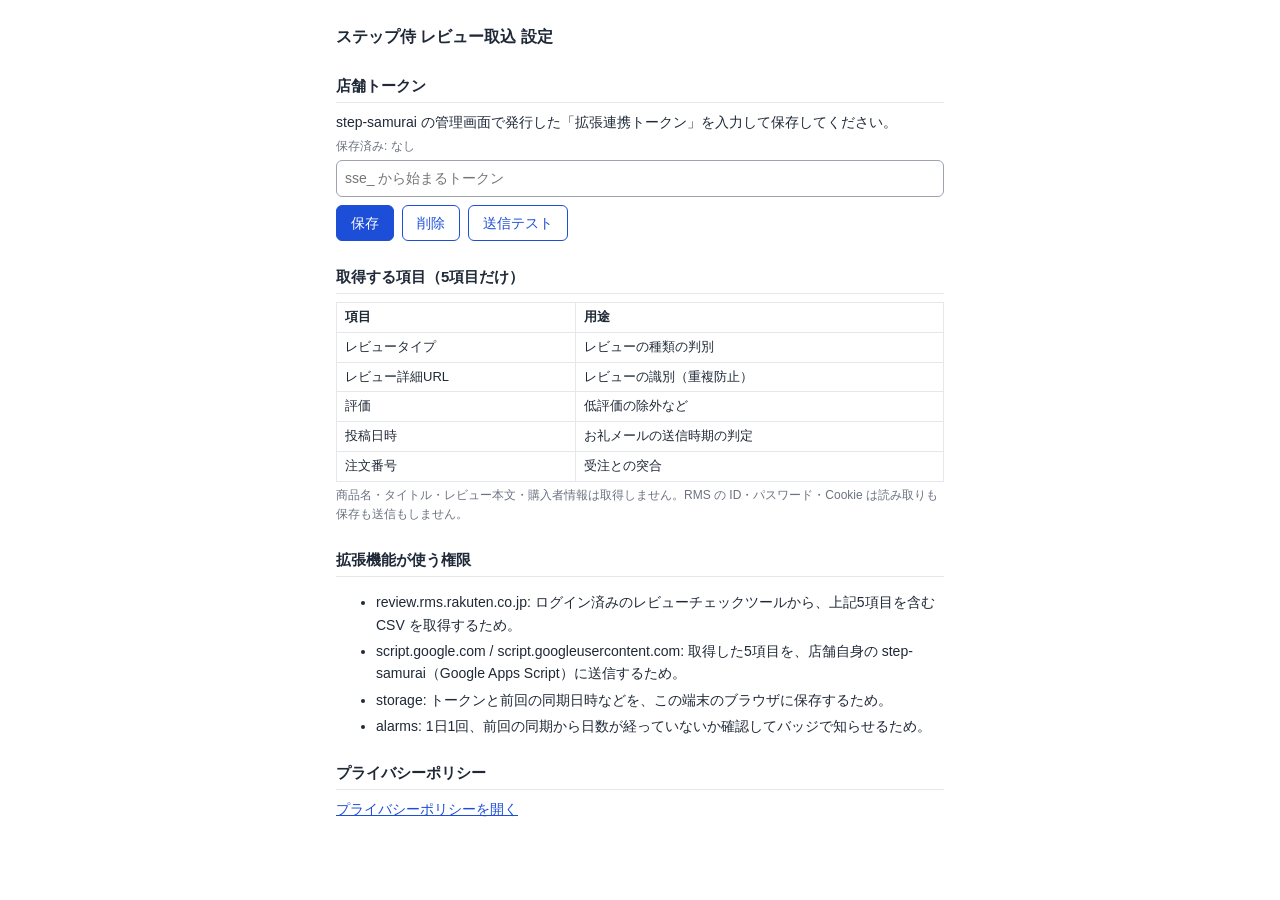
<file: extension/options.html>
<!doctype html>
<html lang="ja">
<head>
<meta charset="utf-8">
<meta name="viewport" content="width=device-width, initial-scale=1">
<title>ステップ侍 レビュー取込 設定</title>
<link rel="stylesheet" href="ui.css">
</head>
<body>
<div class="page">
  <h1>ステップ侍 レビュー取込 設定</h1>

  <h2>店舗トークン</h2>
  <p>step-samurai の管理画面で発行した「拡張連携トークン」を入力して保存してください。</p>
  <p class="muted">保存済み: <span id="saved">なし</span></p>
  <input id="token" type="password" autocomplete="off" spellcheck="false" placeholder="sse_ から始まるトークン">
  <div class="row">
    <button id="save" type="button">保存</button>
    <button id="remove" type="button" class="secondary">削除</button>
    <button id="test" type="button" class="secondary">送信テスト</button>
  </div>
  <p id="message" role="status"></p>

  <h2>取得する項目（5項目だけ）</h2>
  <table>
    <tr><th>項目</th><th>用途</th></tr>
    <tr><td>レビュータイプ</td><td>レビューの種類の判別</td></tr>
    <tr><td>レビュー詳細URL</td><td>レビューの識別（重複防止）</td></tr>
    <tr><td>評価</td><td>低評価の除外など</td></tr>
    <tr><td>投稿日時</td><td>お礼メールの送信時期の判定</td></tr>
    <tr><td>注文番号</td><td>受注との突合</td></tr>
  </table>
  <p class="muted">商品名・タイトル・レビュー本文・購入者情報は取得しません。RMS の ID・パスワード・Cookie は読み取りも保存も送信もしません。</p>

  <h2>拡張機能が使う権限</h2>
  <ul>
    <li>review.rms.rakuten.co.jp: ログイン済みのレビューチェックツールから、上記5項目を含む CSV を取得するため。</li>
    <li>script.google.com / script.googleusercontent.com: 取得した5項目を、店舗自身の step-samurai（Google Apps Script）に送信するため。</li>
    <li>storage: トークンと前回の同期日時などを、この端末のブラウザに保存するため。</li>
    <li>alarms: 1日1回、前回の同期から日数が経っていないか確認してバッジで知らせるため。</li>
  </ul>

  <h2>プライバシーポリシー</h2>
  <p><a id="privacy" href="#" target="_blank" rel="noopener">プライバシーポリシーを開く</a></p>
</div>
<script src="lib/config.js"></script>
<script src="lib/time.js"></script>
<script src="lib/sender.js"></script>
<script src="lib/state.js"></script>
<script src="options.js"></script>
</body>
</html>
</file>
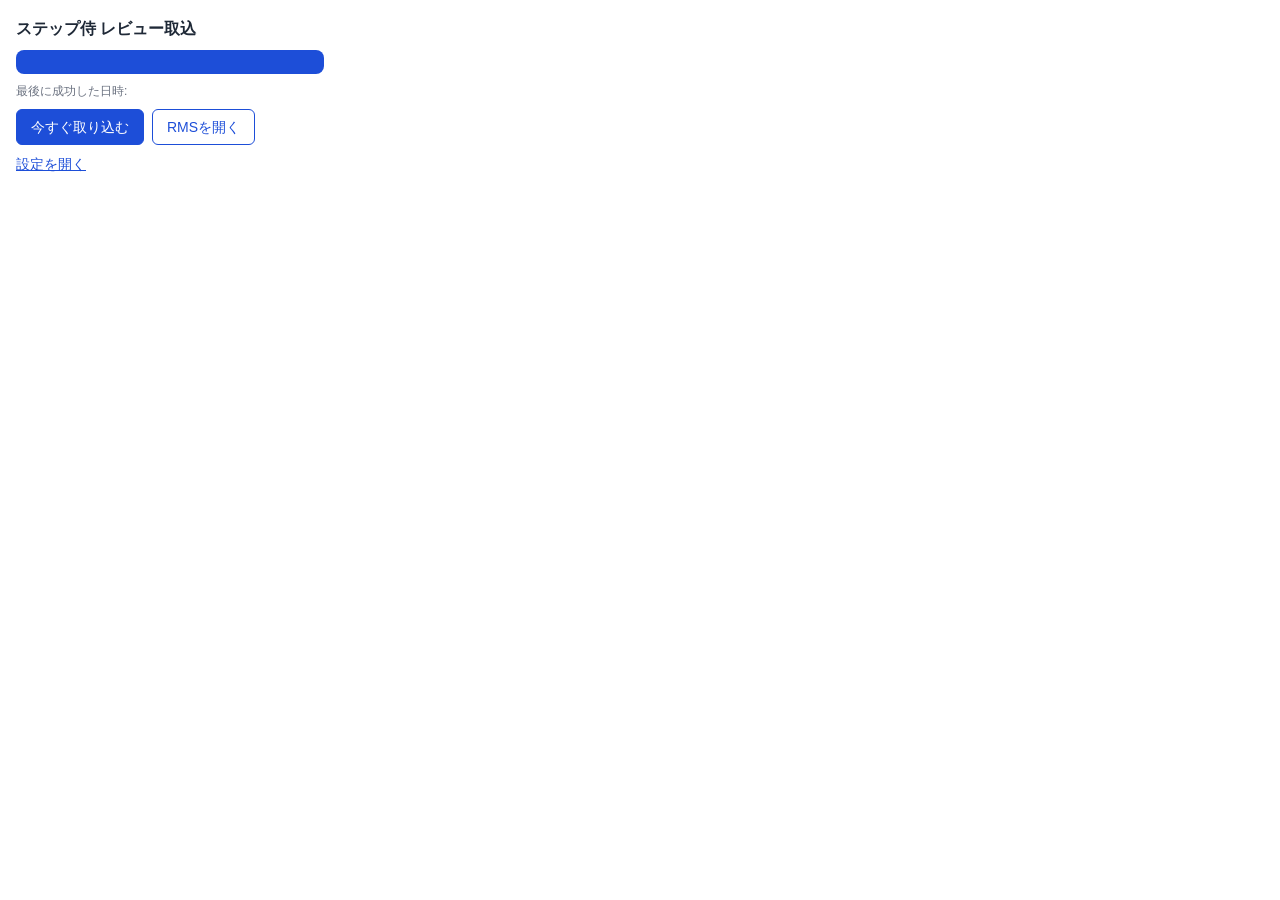
<file: extension/popup.html>
<!doctype html>
<html lang="ja">
<head>
<meta charset="utf-8">
<meta name="viewport" content="width=device-width, initial-scale=1">
<title>ステップ侍 レビュー取込</title>
<link rel="stylesheet" href="ui.css">
</head>
<body>
<div class="wrap popup">
  <h1>ステップ侍 レビュー取込</h1>
  <div id="status" class="status info"><span id="level" class="badge info"></span> <strong id="headline"></strong></div>
  <p id="detail"></p>
  <p class="muted">最後に成功した日時: <span id="last"></span></p>
  <div class="row">
    <button id="sync" type="button">今すぐ取り込む</button>
    <button id="openrms" type="button" class="secondary">RMSを開く</button>
    <a id="settings" href="#">設定を開く</a>
  </div>
  <p id="result" class="muted"></p>
</div>
<script src="lib/config.js"></script>
<script src="lib/time.js"></script>
<script src="lib/state.js"></script>
<script src="popup.js"></script>
</body>
</html>
</file>
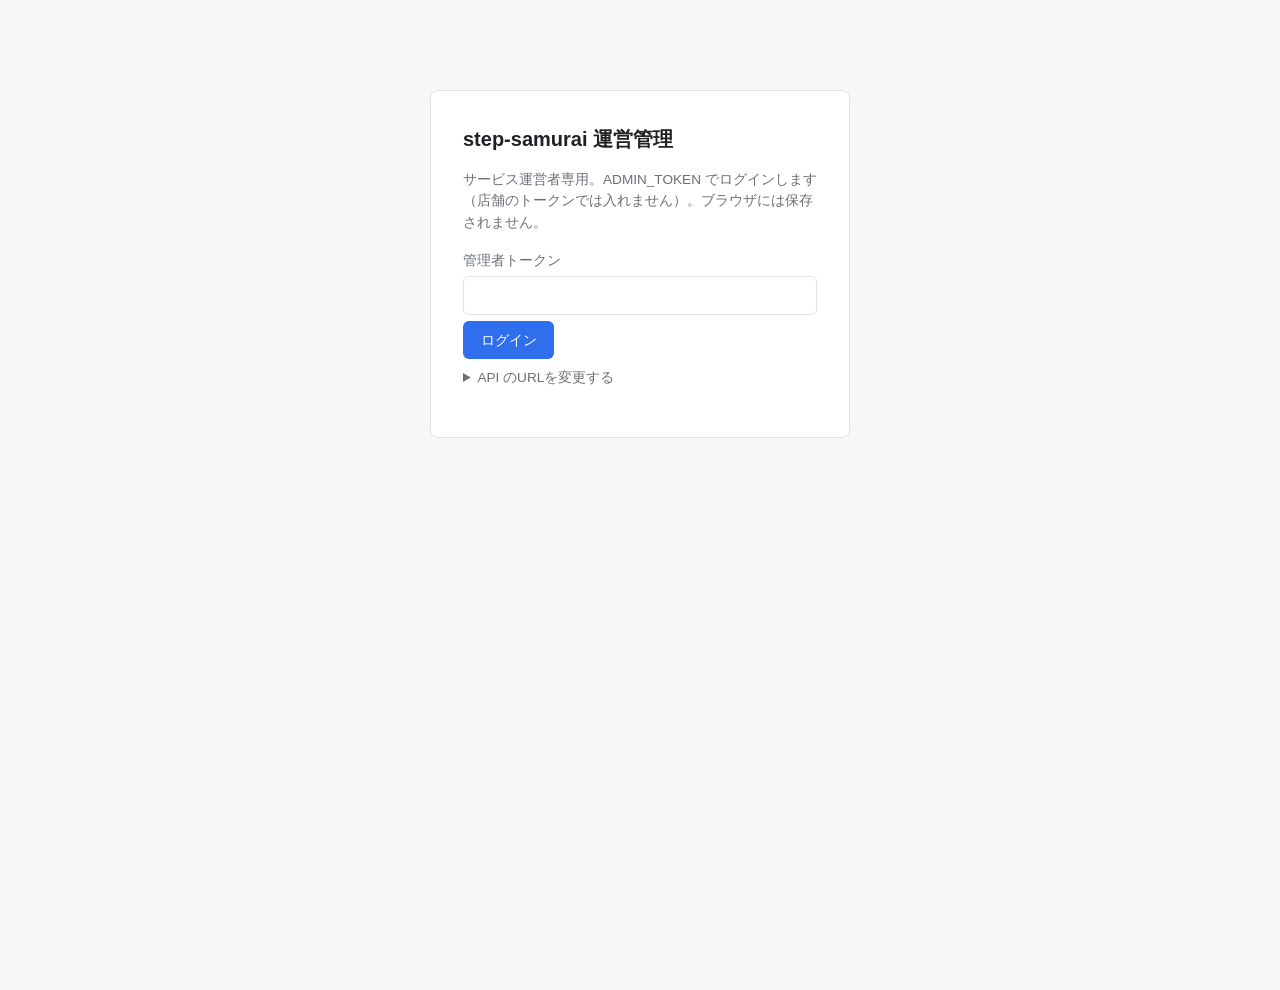
<file: webui/admin.html>
<!DOCTYPE html>
<html lang="ja">
<head>
<meta name="robots" content="noindex, nofollow">
<meta charset="UTF-8">
<meta name="viewport" content="width=device-width, initial-scale=1.0">
<title>step-samurai 運営管理</title>
<link rel="stylesheet" href="style.css">
<link rel="stylesheet" href="admin.css">
</head>
<body>

<div id="login-screen" class="screen">
  <div class="login-box">
    <h1>step-samurai 運営管理</h1>
    <p class="hint">サービス運営者専用。ADMIN_TOKEN でログインします（店舗のトークンでは入れません）。ブラウザには保存されません。</p>
    <label for="api-token">管理者トークン</label>
    <input id="api-token" type="password" autocomplete="new-password">
    <button id="login-btn"><span class="spinner" hidden></span><span class="label">ログイン</span></button>
    <p id="login-error" class="error" hidden></p>
    <details class="adv"><summary>API のURLを変更する</summary>
      <input id="api-url" type="text" placeholder="空なら既定のURLを使用" autocomplete="off">
    </details>
  </div>
</div>

<div id="app-screen" class="screen" hidden>
  <header class="app-header">
    <h1>step-samurai 運営管理</h1>
    <div><button id="reload-btn" class="secondary">再読込</button> <button id="logout-btn" class="secondary">ログアウト</button></div>
  </header>

  <main>
    <section class="card">
      <h2>システム状態</h2>
      <div id="system-status" class="mono"></div>
    </section>

    <section class="card" id="sync-problems-card" hidden>
      <h2>要対応：レビュー自動取り込みが止まっている店舗</h2>
      <p class="hint">拡張機能の取り込みが「未ログイン」「失敗」「48時間以上なし」「未インストール」の店舗です（経過時間の長い順）。店舗と運営へ警告メールが自動で送られます（初回→24時間→48時間は運営にも→以降1日1回）。</p>
      <div class="table-wrap"><table id="sync-problems-table"><thead><tr><th>tenant_id</th><th>店舗名</th><th>原因</th><th>経過時間</th><th>最後に成功した日時</th></tr></thead><tbody></tbody></table></div>
    </section>

    <section class="card">
      <h2>テナント一覧</h2>
      <div class="table-wrap"><table id="tenant-table"><thead>
        <tr><th>tenant_id</th><th>店舗名</th><th>状態</th><th>RMSキー</th><th>SMTP</th><th>稼働開始日</th><th>dry_run</th><th>PW</th><th>トークン</th><th>遡及</th><th>plan</th><th>課金方式</th><th>課金状態</th><th>trial終了</th><th></th></tr>
      </thead><tbody></tbody></table></div>
    </section>

    <section class="card">
      <h2>新規テナント作成</h2>
      <p class="hint">作成すると店舗専用スプレッドシート（orders/reviews/sends/coupons/settings/templates）が作られ、状態 <code>setup</code>（パイプライン対象外・dry_run=true）で登録されます。</p>
      <div class="form-grid">
        <label>tenant_id <input id="new-id" type="text" placeholder="例: hanaya-osaka（英小文字・数字・-・_）"></label>
        <label>店舗名 <input id="new-name" type="text" placeholder="例: 花屋おおさか"></label>
        <label>店舗メール（差出人） <input id="new-email" type="text" placeholder="RMSに登録の店舗連絡先メール"></label>
        <label>控えメール（任意） <input id="new-cc" type="text"></label>
      </div>
      <label class="hint"><input id="new-monitor" type="checkbox"> モニター（無料60日）</label><br>
      <button id="create-btn">作成のみ</button> <button id="invite-btn">作成して招待コードを発行</button>
      <p class="hint">「招待コード」を店舗へ渡すと、店舗が <code>onboard.html</code> から自分で RMS キー・SMTP を登録します（暗号化保管・運営者には非表示）。有効期限7日・一回限り。</p>
      <pre id="create-result" class="result-box" hidden></pre>
    </section>

    <section class="card">
      <h2>purge 済みテナントの最終削除</h2>
      <p class="hint">purge 済み（マスターに存在しない）店舗の、PURGED_ に改名した専用シートと、purge 時に作った複製2つ（専用シートの複製・マスター行の複製）を <b>Drive のゴミ箱へ移します</b>。完全削除ではなく、最大30日間は Drive のゴミ箱から復元できます。名前が想定と違うファイルや取得できないファイルは触らず、スキップとして表示します。purge と同じ日（解約日から23日目のリマインド時）に実行してください（期限は解約日から30日以内。規約第8条）。</p>
      <div class="form-grid">
        <label>tenant_id <input id="final-id" type="text" autocomplete="off" placeholder="purge 済みの店舗ID"></label>
        <label>確認のためもう一度 tenant_id <input id="final-confirm" type="text" autocomplete="off"></label>
      </div>
      <button id="final-btn" class="secondary">ゴミ箱へ移す…</button>
      <pre id="final-result" class="result-box" hidden></pre>
    </section>

    <section class="card" id="detail-card" hidden>
      <h2>テナント: <span id="detail-id"></span></h2>
      <nav class="tabs">
        <button class="tab-btn active" data-tab="checklist">搭載チェック</button>
        <button class="tab-btn" data-tab="settings">設定</button>
        <button class="tab-btn" data-tab="probe">データ確認</button>
        <button class="tab-btn" data-tab="ops">操作</button>
      </nav>

      <p class="hint" id="detail-terms"></p>

      <div id="tab-checklist" class="tab-panel active">
        <ol id="checklist"></ol>
      </div>

      <div id="tab-settings" class="tab-panel">
        <p class="hint">管理者は「編集不可」の項目も変更できます。<code>go_live_date</code> はこの日以降に発送された注文だけがフォロー対象。<code>dry_run</code> を false にした瞬間から実送信されます。</p>
        <div id="settings-list" class="card-list"></div>
      </div>

      <div id="tab-probe" class="tab-panel">
        <button id="probe-btn">データ確認を実行</button>
        <div class="table-wrap"><table id="probe-table"><tbody></tbody></table></div>
      </div>

      <div id="tab-ops" class="tab-panel">
        <div class="ops-grid">
          <div><h3>認証情報</h3><button id="cred-btn">RMS 接続チェック</button>
            <details class="sub"><summary>RMSキーを運営者が登録／更新する（店舗から預かった場合）</summary>
              <input id="set-secret" type="password" placeholder="serviceSecret" autocomplete="off">
              <input id="set-license" type="password" placeholder="licenseKey" autocomplete="off">
              <input id="set-expiry" type="date">
              <button id="set-cred-btn">接続テストして暗号化保存</button>
              <p class="hint">保存後は api_key シートより優先されます。平文は保存されず、この欄もクリアされます。</p>
            </details>
            <details class="sub"><summary>SMTP を運営者が登録する</summary>
              <input id="set-smtp-user" type="text" placeholder="SMTP ID" autocomplete="off">
              <input id="set-smtp-pass" type="password" placeholder="SMTP パスワード" autocomplete="off">
              <button id="set-smtp-btn">暗号化保存</button>
            </details>
            <pre id="cred-result" class="result-box" hidden></pre></div>
          <div><h3>遡及取得（13ヶ月）</h3><button id="backfill-btn">開始 / 再開</button> <button id="backfill-status-btn" class="secondary">状況</button> <button id="backfill-reset-btn" class="secondary">カーソル削除</button><pre id="backfill-result" class="result-box" hidden></pre></div>
          <div><h3>店舗ログイン（店舗ID＋パスワード）</h3><button id="pw-reset-btn">パスワードを再設定（自動生成）</button><pre id="pw-result" class="result-box" hidden></pre><p class="hint">店舗ID は tenant_id。生成したパスワードは一度しか表示されません。店舗は管理画面「認証情報」から自分で変更できます。</p></div>
          <div><h3>店舗トークン（自動化・運営者向け）</h3><button id="token-btn">新規発行</button> <button id="revoke-btn" class="secondary">全失効</button><pre id="token-result" class="result-box" hidden></pre><p class="hint">発行した平文は一度しか表示されません。店舗へ安全な手段で渡してください。</p></div>
          <div><h3>レビュー取込トークン（拡張機能用）</h3>
            <p id="ext-status" class="hint"></p>
            <button id="ext-issue-btn">発行（再発行）</button> <button id="ext-revoke-btn" class="secondary" disabled>失効</button><pre id="ext-result" class="result-box" hidden></pre>
            <p class="hint">店舗の Chrome 拡張機能がレビューを送るための専用トークンです（レビュー取込だけに使え、管理画面にはログインできません）。発行した平文は<b>一度しか表示されず、再表示はできません</b>。再発行すると旧トークンは直ちに無効になります。最終受信から3日を超えると運営宛にメールで通知されます。</p></div>
          <div><h3>状態変更</h3>
            <select id="status-select"><option value="setup">setup</option><option value="paused">paused</option><option value="active">active</option><option value="disabled">disabled</option></select>
            <button id="status-btn">変更</button><pre id="status-result" class="result-box" hidden></pre></div>
          <div><h3>解約済みテナントの完全削除（purge）</h3>
            <button id="purge-btn" class="secondary" disabled>完全削除を実行…</button><pre id="purge-result" class="result-box" hidden></pre>
            <p class="hint">状態が <b>disabled</b> の店舗だけ実行できます。暗号化データ（RMS/SMTP）・ログイン情報・招待・マスターの行を削除します。実行前に専用シートとマスター行を Drive に複製し、失敗したら何も消しません。専用シート本体は名前を PURGED_ に変えるだけです（専用シートと複製は、続けて下の「最終削除」でゴミ箱へ移します）。店舗ID の再入力が必要です。</p></div>
          <div><h3>課金（manual 運用）</h3>
            <select id="bill-status"><option value="">（状態は変更しない）</option><option value="trial">trial</option><option value="active">active</option><option value="past_due">past_due</option><option value="canceled">canceled</option></select>
            <select id="bill-provider"><option value="">（方式は変更しない）</option><option value="manual">manual</option><option value="fincode">fincode</option></select>
            <input id="bill-note" type="text" placeholder="billing_note（任意・追記されます）" autocomplete="off">
            <label class="hint"><input id="bill-freee" type="checkbox"> freeeで請求済（日付と請求書番号をメモに残すだけ・freee連携なし）</label>
            <input id="bill-freee-date" type="date"> <input id="bill-freee-no" type="text" placeholder="freee 請求書番号" autocomplete="off">
            <button id="bill-btn">課金情報を更新</button>
            <button id="monitor-btn" class="secondary">モニターに切り替え（無料60日）</button>
            <pre id="monitor-result" class="result-box" hidden></pre>
            <pre id="bill-result" class="result-box" hidden></pre>
            <p class="hint">変更は billing_events に手動記録されます。past_due / canceled / trial期限切れ / 未設定のテナントは、毎時パイプライン・お礼メール・クーポン発行がスキップされます。</p></div>
          <div><h3>SMTPブリッジ設定</h3><button id="bridge-btn" class="secondary">config.php 追記内容を表示</button><pre id="bridge-result" class="result-box" hidden></pre></div>
          <div><h3>その他</h3><button id="setup-sheets-btn" class="secondary">settings/templates 補完</button> <button id="columns-btn" class="secondary">分析列を追加</button><pre id="misc-result" class="result-box" hidden></pre></div>
        </div>
      </div>
    </section>
  </main>
</div>
<script src="config.js"></script>
<script src="admin.js"></script>
</body>
</html>
</file>
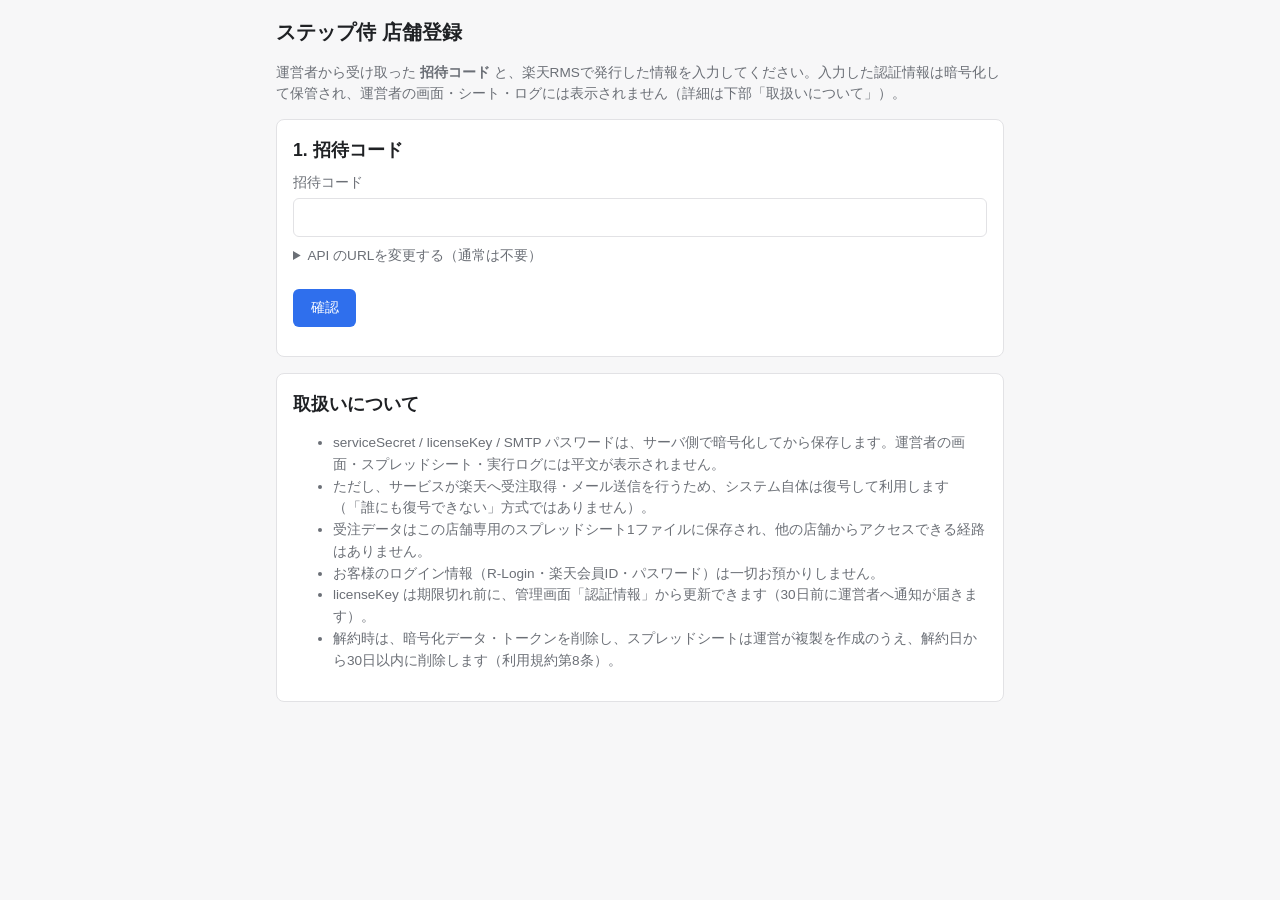
<file: webui/onboard.html>
<!DOCTYPE html>
<html lang="ja">
<head>
<meta name="robots" content="noindex, nofollow">
<meta charset="UTF-8">
<meta name="viewport" content="width=device-width, initial-scale=1.0">
<title>ステップ侍 店舗登録</title>
<link rel="stylesheet" href="style.css">
<link rel="stylesheet" href="admin.css">
</head>
<body>
<main class="onboard">
  <h1>ステップ侍 店舗登録</h1>
  <p class="hint">運営者から受け取った <b>招待コード</b> と、楽天RMSで発行した情報を入力してください。入力した認証情報は暗号化して保管され、運営者の画面・シート・ログには表示されません（詳細は下部「取扱いについて」）。</p>

  <section class="card" id="step1">
    <h2>1. 招待コード</h2>
    <label>招待コード <input id="invite" type="text" autocomplete="off"></label>
    <details class="adv"><summary>API のURLを変更する（通常は不要）</summary><input id="api-url" type="text" placeholder="空なら既定のURLを使用" autocomplete="off"></details>
    <button id="check-btn">確認</button>
    <p id="check-result" class="hint"></p>
  </section>

  <section class="card" id="step2" hidden>
    <h2>2. 店舗情報</h2>
    <div class="form-grid">
      <label>店舗名 <input id="shop_name" type="text"></label>
      <label>店舗ID（sid・数字） <input id="sid" type="text" placeholder="例: 240364（店舗URL https://www.rakuten.co.jp/○○/ のRMS店舗ID）"></label>
      <label>店舗連絡先メール（RMS登録のもの・差出人になります） <input id="shop_email" type="text"></label>
      <label>控えメール（任意） <input id="cc_email" type="text"></label>
    </div>

    <h2>3. 楽天ペイ受注API のキー</h2>
    <p class="hint">RMS →「店舗設定」→「WEB API」で <b>楽天ペイ受注API</b> を利用申請し、<b>serviceSecret</b> と <b>licenseKey</b> を発行してください。licenseKey には有効期限があります（RMS の画面に表示される期限日を下の欄に入力してください）。</p>
    <div class="form-grid">
      <label>serviceSecret <input id="service_secret" type="password" autocomplete="new-password"></label>
      <label>licenseKey <input id="license_key" type="password" autocomplete="new-password"></label>
      <label>licenseKey 有効期限 <input id="license_expiry" type="date"></label>
    </div>

    <h2>4. あんしんメルアド SMTP</h2>
    <p class="hint">RMS →「メール」→「あんしんメルアドサービス」→ SMTP設定 で発行した ID とパスワード。店舗名義でお客様のマスクアドレスへ送るために必要です。</p>
    <div class="form-grid">
      <label>SMTP ID <input id="smtp_user" type="text" autocomplete="off"></label>
      <label>SMTP パスワード <input id="smtp_pass" type="password" autocomplete="new-password"></label>
    </div>

    <h2>5. 管理画面のログインパスワード</h2>
    <p class="hint">店舗ID（<span id="tenant-id-label"></span>）とこのパスワードで管理画面・店舗分析にログインします。8文字以上。</p>
    <div class="form-grid">
      <label>パスワード <input id="login_password" type="password" autocomplete="new-password"></label>
      <label>パスワード（確認） <input id="login_password2" type="password" autocomplete="new-password"></label>
    </div>

    <h2>6. 運用の希望</h2>
    <div class="form-grid">
      <label>発送後何日でフォローメールを送るか <input id="follow_days" type="number" value="5" min="1" max="30"></label>
      <label>稼働開始希望日（この日以降の発送分から送信） <input id="go_live_date" type="date"></label>
    </div>

    <label class="hint"><input id="agree_terms" type="checkbox"> <a href="../terms.html" target="_blank" rel="noopener">利用規約（v1.3）</a>と<a href="../privacy.html" target="_blank" rel="noopener">プライバシーポリシー</a>に同意する（必須）</label><br>
    <label class="hint"><input id="agree" type="checkbox"> 「取扱いについて」を確認し、登録に同意します</label><br>
    <button id="submit-btn" disabled>接続テストして登録</button>
    <pre id="submit-result" class="result-box" hidden></pre>
  </section>

  <section class="card" id="step3" hidden>
    <h2>登録完了</h2>
    <p>店舗ID <b id="done-tenant-id"></b> と、設定したパスワードで <a href="index.html">管理画面</a>（設定・文面・テスト送信・レビュー取込）と <a href="analytics.html">店舗分析</a> にログインできます。実際の送信は運営者が最終確認のうえ開始します。</p>
    <div id="billing-guide" class="hint"></div>
    <details class="adv"><summary>アクセストークン（自動化用・通常は不要）</summary><pre id="token-box" class="result-box"></pre><p class="hint">この画面を閉じると二度と表示されません。</p></details>
  </section>

  <section class="card">
    <h2>取扱いについて</h2>
    <ul class="hint">
      <li>serviceSecret / licenseKey / SMTP パスワードは、サーバ側で暗号化してから保存します。運営者の画面・スプレッドシート・実行ログには平文が表示されません。</li>
      <li>ただし、サービスが楽天へ受注取得・メール送信を行うため、システム自体は復号して利用します（「誰にも復号できない」方式ではありません）。</li>
      <li>受注データはこの店舗専用のスプレッドシート1ファイルに保存され、他の店舗からアクセスできる経路はありません。</li>
      <li>お客様のログイン情報（R-Login・楽天会員ID・パスワード）は一切お預かりしません。</li>
      <li>licenseKey は期限切れ前に、管理画面「認証情報」から更新できます（30日前に運営者へ通知が届きます）。</li>
      <li>解約時は、暗号化データ・トークンを削除し、スプレッドシートは運営が複製を作成のうえ、解約日から30日以内に削除します（利用規約第8条）。</li>
    </ul>
  </section>
</main>
<script src="config.js"></script>
<script src="onboard.js"></script>
</body>
</html>
</file>
<file: extension/ui.css>
:root { color-scheme: light; --fg: #1f2937; --muted: #6b7280; --line: #e5e7eb; --accent: #1d4ed8; --ok: #15803d; --warn: #b45309; --err: #b91c1c; }
* { box-sizing: border-box; }
body { margin: 0; font: 14px/1.6 "Hiragino Sans", "Yu Gothic UI", Meiryo, sans-serif; color: var(--fg); background: #fff; }
.wrap { padding: 16px; }
.popup { width: 340px; }
.page { max-width: 640px; margin: 0 auto; padding: 24px 16px 48px; }
h1 { font-size: 16px; margin: 0 0 8px; }
h2 { font-size: 15px; margin: 24px 0 8px; border-bottom: 1px solid var(--line); padding-bottom: 4px; }
p, li { margin: 4px 0; }
.muted { color: var(--muted); font-size: 12px; }
.badge { display: inline-block; padding: 2px 8px; border-radius: 10px; font-size: 12px; color: #fff; background: var(--muted); }
.badge.ok { background: var(--ok); } .badge.warn { background: var(--warn); } .badge.error { background: var(--err); } .badge.info { background: var(--accent); }
button { font: inherit; padding: 6px 14px; border: 1px solid var(--accent); border-radius: 6px; background: var(--accent); color: #fff; cursor: pointer; }
button.secondary { background: #fff; color: var(--accent); }
button:disabled { opacity: .5; cursor: default; }
input[type=password], input[type=text] { width: 100%; padding: 6px 8px; font: inherit; border: 1px solid #9ca3af; border-radius: 6px; }
a { color: var(--accent); }
.row { display: flex; gap: 8px; margin-top: 8px; flex-wrap: wrap; align-items: center; }
.box { border: 1px solid var(--line); border-radius: 8px; padding: 10px 12px; margin-top: 10px; background: #f9fafb; }
table { border-collapse: collapse; width: 100%; } td, th { border: 1px solid var(--line); padding: 4px 8px; text-align: left; font-size: 13px; }

.status { padding: 12px 14px; border-radius: 8px; font-size: 18px; margin-bottom: 8px; color: #fff; background: var(--muted); }
.status.ok { background: var(--ok); } .status.error { background: var(--err); } .status.warn { background: var(--warn); } .status.info { background: var(--accent); }
.status .badge { display: none; }
</file>
<file: webui/style.css>
:root {
  --bg: #ffffff;
  --bg-alt: #f7f7f8;
  --border: #e2e2e5;
  --text: #1f2124;
  --text-muted: #6b6f76;
  --accent: #2f6fed;
  --accent-hover: #2557c0;
  --danger: #c0392b;
  --radius: 8px;
}

* { box-sizing: border-box; }

body {
  margin: 0;
  font-family: -apple-system, BlinkMacSystemFont, "Segoe UI", "Hiragino Kaku Gothic ProN", Meiryo, sans-serif;
  background: var(--bg-alt);
  color: var(--text);
  line-height: 1.6;
}

h1 { font-size: 1.25rem; margin: 0; }
h2 { font-size: 1.1rem; margin: 0 0 0.5rem; }
h3 { font-size: 0.95rem; margin: 1rem 0 0.5rem; color: var(--text-muted); }

.hint {
  color: var(--text-muted);
  font-size: 0.85rem;
}

code {
  background: var(--bg-alt);
  border: 1px solid var(--border);
  border-radius: 4px;
  padding: 0.1em 0.35em;
  font-size: 0.85em;
}

.screen { min-height: 100vh; }

/* ログイン画面 */
.login-box {
  max-width: 420px;
  margin: 10vh auto;
  background: var(--bg);
  border: 1px solid var(--border);
  border-radius: var(--radius);
  padding: 2rem;
}

.login-box label {
  display: block;
  margin-top: 1rem;
  font-size: 0.85rem;
  color: var(--text-muted);
}

input[type="text"], input[type="password"], textarea {
  width: 100%;
  padding: 0.6rem 0.7rem;
  margin-top: 0.3rem;
  border: 1px solid var(--border);
  border-radius: 6px;
  font-size: 0.95rem;
  font-family: inherit;
  background: var(--bg);
  color: var(--text);
}

textarea { resize: vertical; }

button {
  cursor: pointer;
  border: none;
  border-radius: 6px;
  padding: 0.6rem 1.1rem;
  font-size: 0.9rem;
  background: var(--accent);
  color: #fff;
  margin-top: 0.4rem;
}

button:hover { background: var(--accent-hover); }
button.secondary {
  background: transparent;
  color: var(--text);
  border: 1px solid var(--border);
}
button.secondary:hover { background: var(--bg-alt); }

.error { color: var(--danger); font-size: 0.85rem; margin-top: 0.8rem; }

/* アプリ画面 */
.app-header {
  display: flex;
  align-items: center;
  justify-content: space-between;
  padding: 1rem 1.25rem;
  background: var(--bg);
  border-bottom: 1px solid var(--border);
}

.tabs {
  display: flex;
  gap: 0.25rem;
  padding: 0.5rem 1rem 0;
  background: var(--bg);
  border-bottom: 1px solid var(--border);
  overflow-x: auto;
}

.tab-btn {
  background: transparent;
  color: var(--text-muted);
  border-radius: 6px 6px 0 0;
  border: 1px solid transparent;
  margin: 0;
  white-space: nowrap;
}

.tab-btn.active {
  color: var(--accent);
  border-color: var(--border);
  border-bottom-color: var(--bg);
  background: var(--bg);
  font-weight: 600;
}

main { padding: 1rem 1.25rem 3rem; max-width: 900px; margin: 0 auto; }

.tab-panel { display: none; }
.tab-panel.active { display: block; }

/* カード（設定一覧） */
.card-list { display: flex; flex-direction: column; gap: 0.75rem; margin-top: 1rem; }

.setting-card, .template-card {
  background: var(--bg);
  border: 1px solid var(--border);
  border-radius: var(--radius);
  padding: 1rem;
}

.setting-card .key { font-weight: 600; font-size: 0.9rem; }
.setting-card .desc { color: var(--text-muted); font-size: 0.8rem; margin: 0.2rem 0 0.5rem; }
.setting-card .readonly-badge {
  display: inline-block;
  font-size: 0.7rem;
  color: var(--text-muted);
  border: 1px solid var(--border);
  border-radius: 4px;
  padding: 0.05em 0.4em;
  margin-left: 0.5rem;
}

.setting-card .row { display: flex; gap: 0.5rem; align-items: center; }
.setting-card .row input { flex: 1; }

.template-card { margin-bottom: 1rem; }
.template-card .field-label { font-size: 0.8rem; color: var(--text-muted); margin-top: 0.6rem; }
.template-card textarea.body-field { min-height: 220px; font-family: ui-monospace, monospace; font-size: 0.85rem; }
.template-card .warning { color: #b8860b; font-size: 0.8rem; margin-top: 0.4rem; }
.template-card .saved-msg { color: #1e7d32; font-size: 0.8rem; margin-top: 0.4rem; }

.result-box {
  background: var(--bg);
  border: 1px solid var(--border);
  border-radius: var(--radius);
  padding: 1rem;
  white-space: pre-wrap;
  word-break: break-word;
  font-size: 0.85rem;
  margin-top: 1rem;
}

.table-wrap { overflow-x: auto; }

table {
  width: 100%;
  border-collapse: collapse;
  background: var(--bg);
  font-size: 0.8rem;
}

table th, table td {
  border-bottom: 1px solid var(--border);
  padding: 0.4rem 0.6rem;
  text-align: left;
  white-space: nowrap;
}

table th { color: var(--text-muted); font-weight: 600; }

@media (max-width: 600px) {
  .login-box { margin: 5vh 1rem; padding: 1.25rem; }
  main { padding: 1rem 0.75rem 3rem; }
  .app-header { flex-direction: column; align-items: flex-start; gap: 0.5rem; }
}

/* 別ページへのリンク（タブ風） */
.tab-link {
  display: inline-block;
  padding: 0.5rem 1rem;
  margin-left: auto;
  color: var(--accent);
  text-decoration: none;
  font-size: 0.9rem;
}


/* 処理中表示 */
.spinner[hidden] { display: none !important; }
.spinner {
  display: inline-block;
  width: 0.9em; height: 0.9em;
  border: 2px solid rgba(255,255,255,0.4);
  border-top-color: #fff;
  border-radius: 50%;
  margin-right: 0.4em;
  vertical-align: -0.1em;
  animation: spin 0.8s linear infinite;
}
button.secondary .spinner { border-color: rgba(0,0,0,0.2); border-top-color: var(--text); }
button:disabled { opacity: 0.6; cursor: wait; }
button.is-busy { position: relative; color: transparent !important; }
button.is-busy::after {
  content: ''; position: absolute; left: 50%; top: 50%;
  width: 0.9em; height: 0.9em; margin: -0.45em 0 0 -0.45em;
  border: 2px solid rgba(255,255,255,0.4); border-top-color: #fff; border-radius: 50%;
  animation: spin 0.8s linear infinite;
}
button.secondary.is-busy::after { border-color: rgba(0,0,0,0.2); border-top-color: var(--text); }
@keyframes spin { to { transform: rotate(360deg); } }
details.sub { margin-top: 0.6rem; font-size: 0.9rem; }
details.sub summary { cursor: pointer; color: var(--accent); }
details.sub input { display: block; width: 100%; margin: 0.3rem 0; }


/* 全画面オーバーレイ（ログイン・長い処理） */
#ss-overlay[hidden] { display: none !important; }
#ss-overlay {
  position: fixed; inset: 0; z-index: 9999;
  background: rgba(20, 24, 33, 0.55);
  display: flex; flex-direction: column; align-items: center; justify-content: center;
  color: #fff; font-size: 1rem;
}
#ss-overlay .big-spinner {
  width: 56px; height: 56px; margin-bottom: 1rem;
  border: 5px solid rgba(255,255,255,0.3); border-top-color: #fff; border-radius: 50%;
  animation: spin 0.9s linear infinite;
}

details.adv { margin: 0.5rem 0 1rem; font-size: 0.85rem; }
details.adv summary { cursor: pointer; color: var(--text-muted); }

/* すべての店舗画面の最上部に出る赤い帯（storecommon.js） */
.ss-sync-banner { position: sticky; top: 0; z-index: 900; background: #c0392b; color: #fff; padding: 0.6rem 1rem; font-size: 0.9rem; line-height: 1.5; }
.ss-sync-banner a { color: #fff; text-decoration: underline; font-weight: 600; }
.ss-modal { position: fixed; inset: 0; background: rgba(0,0,0,0.5); z-index: 1000; display: flex; align-items: center; justify-content: center; padding: 1rem; }
.ss-modal-box { background: #fff; border-radius: var(--radius); padding: 1.2rem 1.4rem; max-width: 34rem; width: 100%; max-height: 90vh; overflow: auto; }

.link-btn { display: inline-block; margin-right: 0.5rem; color: var(--accent); text-decoration: none; font-size: 0.9rem; }
</file>
<file: webui/admin.css>
.card { background: var(--bg); border: 1px solid var(--border); border-radius: var(--radius); padding: 1rem; margin-bottom: 1rem; }
.mono { font-family: ui-monospace, Consolas, monospace; font-size: 0.85rem; white-space: pre-wrap; }
.form-grid { display: grid; grid-template-columns: repeat(auto-fit, minmax(260px, 1fr)); gap: 0.6rem; margin-bottom: 0.6rem; }
.form-grid label { font-size: 0.85rem; color: var(--text-muted); display: block; }
.ops-grid { display: grid; grid-template-columns: repeat(auto-fit, minmax(280px, 1fr)); gap: 1rem; }
.ops-grid h3 { margin-top: 0; }
table#tenant-table { width: 100%; border-collapse: collapse; font-size: 0.85rem; }
table#tenant-table th, table#tenant-table td { padding: 0.35rem 0.5rem; border-bottom: 1px solid var(--border); text-align: left; white-space: nowrap; }
table#probe-table { width: 100%; border-collapse: collapse; font-size: 0.82rem; }
table#probe-table td { padding: 0.3rem 0.5rem; border-bottom: 1px solid var(--border); vertical-align: top; }
table#probe-table td:first-child { color: var(--text-muted); white-space: nowrap; }
table#probe-table td:last-child { word-break: break-all; }
.badge { display: inline-block; padding: 0.1em 0.5em; border-radius: 999px; font-size: 0.75rem; }
.badge.active { background: #e6f4ea; color: #1e7e34; } .badge.setup { background: #fff3cd; color: #856404; }
.badge.paused { background: #e2e3e5; color: #383d41; } .badge.disabled { background: #f8d7da; color: #721c24; }
#checklist li { margin: 0.4rem 0; } #checklist .done { color: #1e7e34; } #checklist .todo { color: var(--danger); }
.ok { color: #1e7e34; } .ng { color: var(--danger); }
select { padding: 0.4rem; border: 1px solid var(--border); border-radius: 4px; }
main.onboard { max-width: 760px; margin: 0 auto; padding: 1rem; }
main.onboard label { display: block; font-size: 0.85rem; color: var(--text-muted); margin-top: 0.5rem; }
</file>
